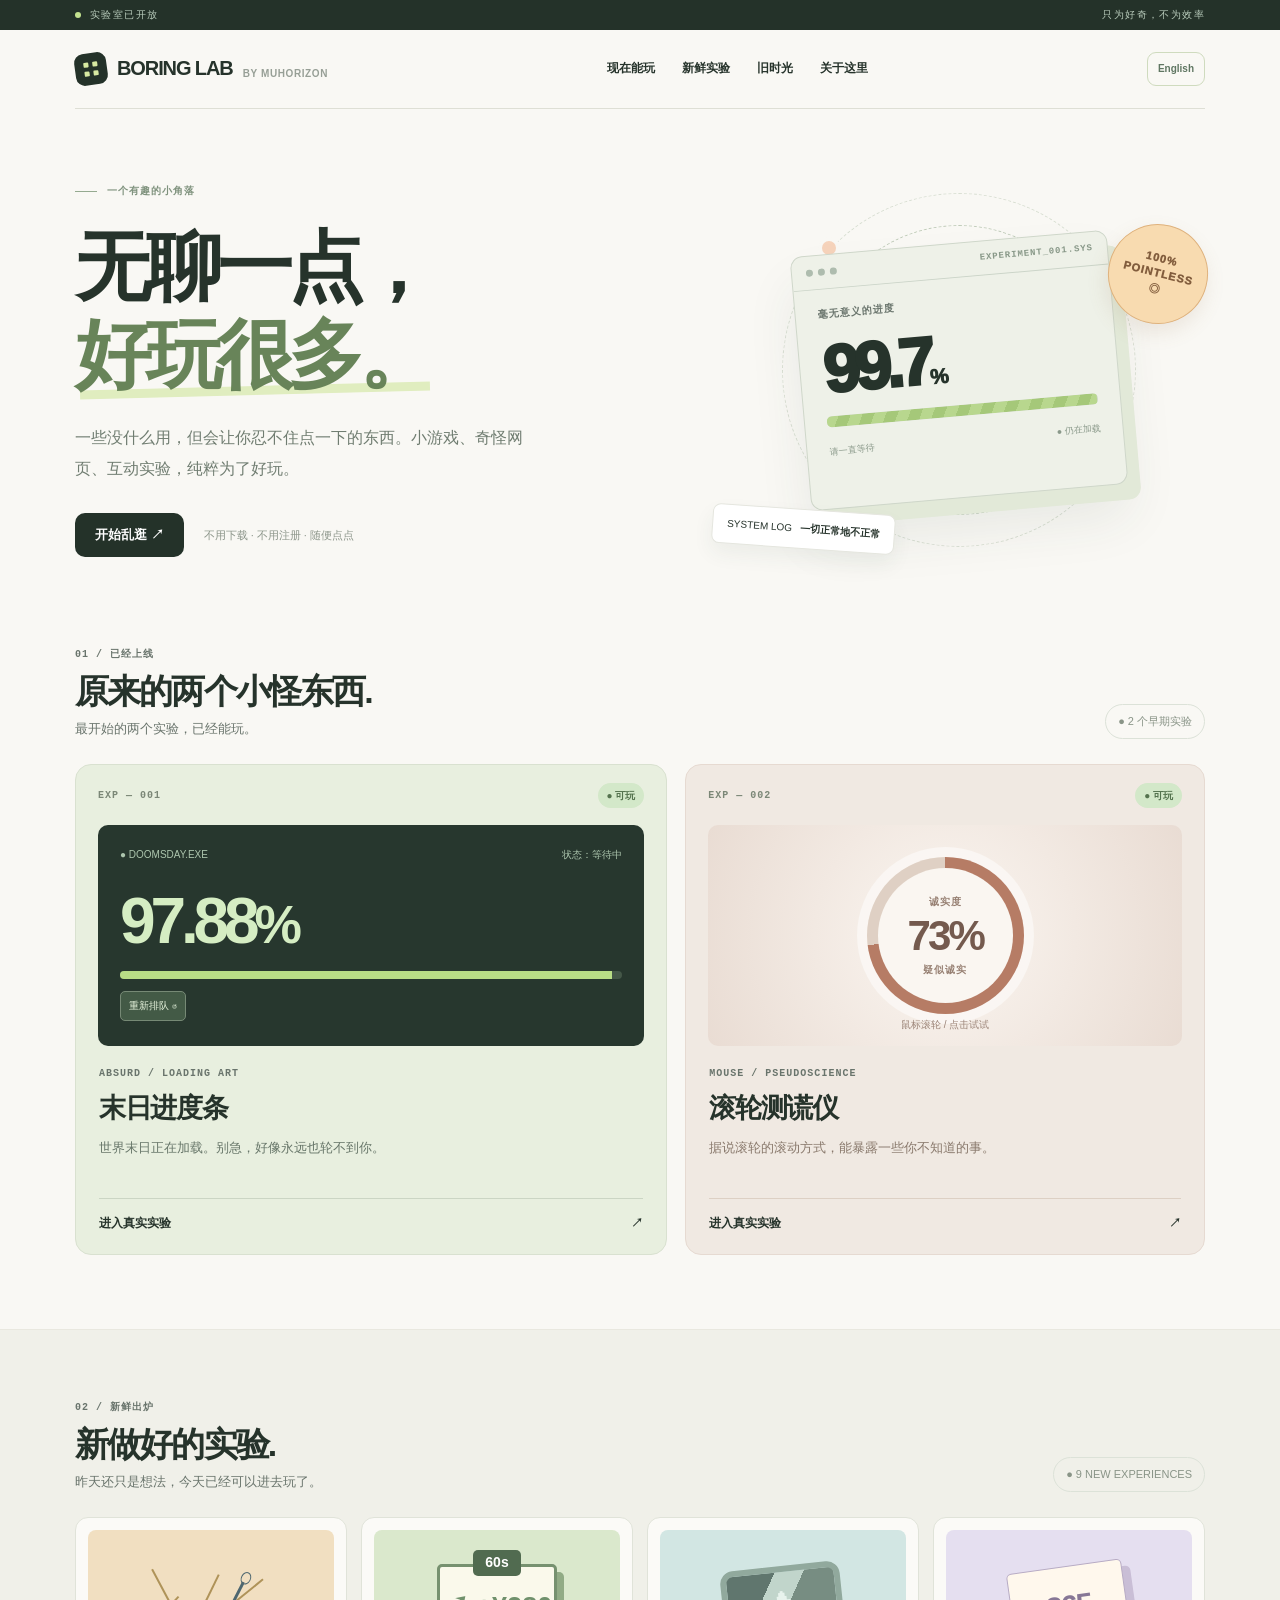
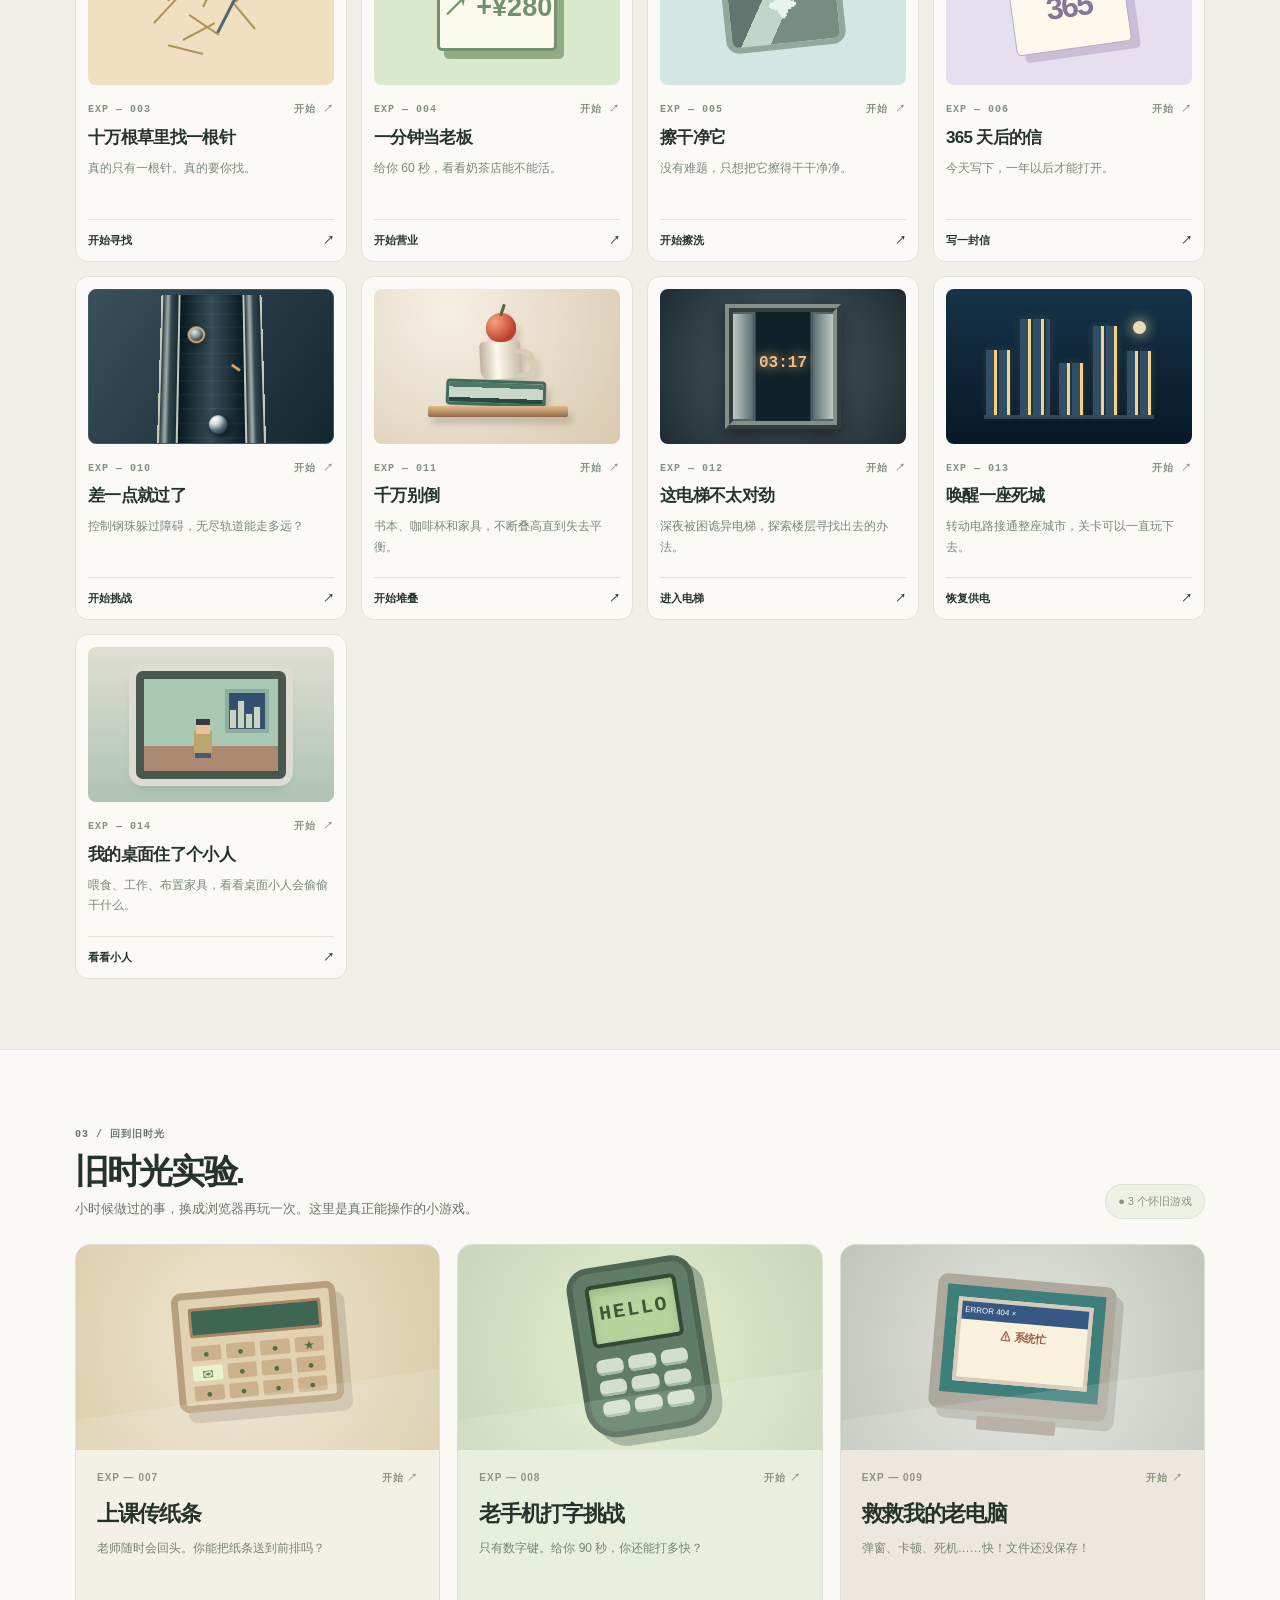
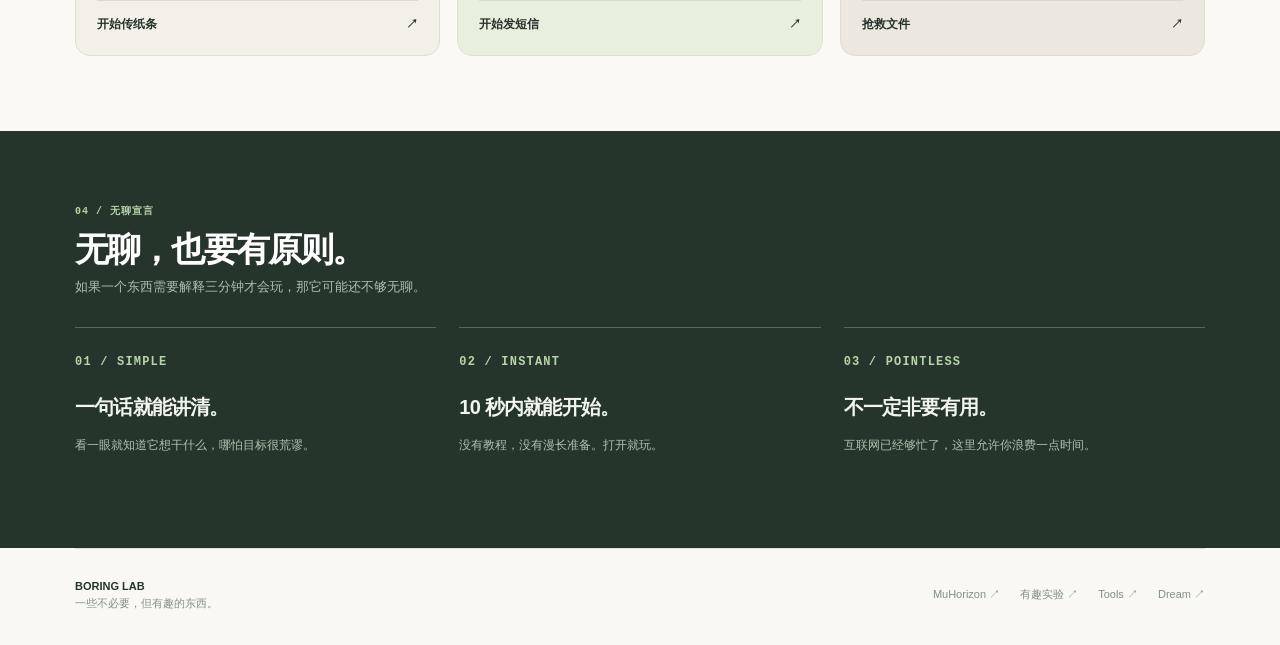
<file: index.html>
<!doctype html>
<html lang="zh-CN">
<head>
<meta charset="utf-8"><meta name="viewport" content="width=device-width,initial-scale=1"><meta name="theme-color" content="#f9f8f4">
<title>Boring Lab · 无聊一点，好玩很多 | MuHorizon</title>
<meta name="description" content="Boring Lab，MuHorizon 的小游戏与互动实验室。上课传纸条、老手机打字、救救老电脑，以及找针、经营、清洁、无尽轨道、堆叠、电梯、点亮城市、桌面小人等十四个小游戏，打开即玩。">
<link rel="canonical" href="https://boringlab.muhorizon.org/"><link rel="stylesheet" href="/site.css">
<style>
.hero{display:grid;grid-template-columns:1.1fr .9fr;gap:35px;align-items:center;padding:75px 0 83px}.eyebrow{display:flex;align-items:center;gap:10px;color:#7f927d}.eyebrow:before{content:"";width:22px;height:1px;background:#95aa90}.hero h1{font-size:clamp(44px,6vw,76px);line-height:1.16;letter-spacing:-.065em;margin:24px 0;font-weight:950}.hero h1 em{font-style:normal;color:#688459;position:relative;white-space:nowrap}.hero h1 em:after{content:"";position:absolute;left:5px;bottom:2px;right:0;height:9px;background:#e0edbf;z-index:-1;transform:rotate(-1.5deg)}.hero p{color:#707d71;font-size:16px;line-height:1.9;max-width:460px;margin:0}.hero-cta{display:flex;align-items:center;gap:20px;flex-wrap:wrap;margin-top:29px}.hero-cta span{font-size:11px;color:#8c958a}.hero-art{position:relative;height:360px;display:grid;place-items:center}.orbit{position:absolute;width:290px;height:290px;border:1px dashed #bfcbb8;border-radius:50%;animation:orbit 80s linear infinite}.orbit.big{width:354px;height:354px;animation-direction:reverse;opacity:.55}.orbit:after{content:"";position:absolute;left:10%;top:12%;width:14px;height:14px;background:#f4b58e;border-radius:50%;border:4px solid var(--bg)}.terminal{position:relative;width:min(88%,318px);height:255px;background:#eef1e8;border:1px solid #cfd7ca;border-radius:12px;transform:rotate(-5deg);box-shadow:12px 16px 0 #e2e9d8,0 32px 52px #33493816;z-index:2;overflow:hidden}.tbar{height:34px;border-bottom:1px solid #ccd5c9;display:flex;gap:5px;padding:12px 14px;align-items:center}.tbar i{width:7px;height:7px;background:#aebcae;border-radius:50%}.tbar span{margin-left:auto;color:#889888;font-size:9px}.tbody{padding:18px 22px}.terminal-num{font-size:67px;line-height:1.4;letter-spacing:-.09em;font-weight:950}.terminal-num small{font-size:21px;letter-spacing:0}.terminal-track{height:11px;background:#d2dacb;border-radius:5px;overflow:hidden}.terminal-fill{height:100%;width:99.6%;background:repeating-linear-gradient(115deg,#b8d78e 0px,#b8d78e 11px,#a5c879 11px,#a5c879 22px)}.terminal-foot{display:flex;justify-content:space-between;gap:8px;font-size:9px;color:#8a998a;margin-top:18px}.stamp{position:absolute;z-index:3;right:-3px;top:34px;transform:rotate(14deg);width:100px;height:100px;border-radius:50%;border:1px solid #dfb27d;background:#f8dbb0;color:#825d3d;display:grid;place-items:center;text-align:center;font-size:11px;line-height:1.4;letter-spacing:1px;font-weight:950;box-shadow:0 9px 20px #9a745323}.badge-log{position:absolute;bottom:2px;left:0;z-index:4;border-radius:8px;background:#fff;padding:11px 14px;box-shadow:0 10px 20px #33493810;border:1px solid #e5e6df;transform:rotate(4deg);font-size:10px}.section{padding-bottom:74px}.section-heading{display:flex;justify-content:space-between;align-items:end;gap:15px;margin-bottom:25px}.count{font-size:11px;color:#899487;border:1px solid #dce2d8;border-radius:30px;padding:8px 12px;white-space:nowrap}.featured{display:grid;grid-template-columns:1.14fr 1fr;gap:18px}.feat{min-width:0;overflow:hidden;border-radius:16px;border:1px solid #d9e1d0;background:#e8efdf;transition:transform .2s,box-shadow .2s}.feat:nth-child(2){background:#f0e9e2;border-color:#e6dad1}.feat:hover,.game-card:hover{transform:translateY(-4px);box-shadow:0 15px 30px #25382712}.feat-top{display:flex;justify-content:space-between;padding:18px 22px 0;align-items:center;color:#7b8777}.live{font-size:10px;background:#d3e8c9;color:#54734e;padding:5px 9px;border-radius:20px;font-weight:800}.feat-view{height:221px;margin:17px 22px;border-radius:10px;overflow:hidden;position:relative}.doom-preview{background:#27372e;color:#d5edc3;padding:22px}.doom-preview .dots{font-size:10px;display:flex;justify-content:space-between;gap:9px;color:#acc5ad}.doom-preview strong{font-size:clamp(46px,5vw,70px);letter-spacing:-.08em;display:block;margin:9px 0 0}.doom-preview .track{height:8px;background:#445748;border-radius:5px;overflow:hidden}.doom-preview .track span{height:100%;width:97%;display:block;background:#b8dd86}.doom-preview button{background:#435a46;border:1px solid #768975;color:#eaf7e0;border-radius:5px;font-size:10px;padding:6px 8px;margin-top:12px}.wheel-preview{display:flex;align-items:center;justify-content:center;background:radial-gradient(circle,#fbf6f1,#e9dcd3);cursor:ns-resize;touch-action:pan-y}.wheel-preview:after{content:"鼠标滚轮 / 点击试试";position:absolute;bottom:14px;font-size:10px;color:#9b8477}.wheel-ring{width:157px;height:157px;border-radius:50%;display:grid;place-items:center;background:conic-gradient(#b67c65 0 73%,#dfd0c4 73%);box-shadow:0 0 0 10px #fff7}.wheel-core{display:grid;place-items:center;background:#faf6f1;border-radius:50%;width:135px;height:135px;align-content:center}.wheel-core b{font-size:42px;line-height:1.25;letter-spacing:-.07em;color:#745a4e}.wheel-core small{color:#978073;font-size:10px;letter-spacing:1px;font-weight:750}.feat-body{padding:3px 23px 22px}.feat-body h3{font-size:27px;letter-spacing:-.05em;margin:6px 0}.feat-body p{font-size:13px;color:#68776a;line-height:1.8;margin:6px 0 17px;min-height:45px}.feat:nth-child(2) .feat-body p{color:#89796c}.feat-body .launch{display:flex;justify-content:space-between;align-items:center;border-top:1px solid #cbd5c4;padding-top:15px;font-size:12px;font-weight:900}.feat:nth-child(2) .feat-body .launch{border-color:#ddd0c4}.launch:hover{opacity:.55}.shelf{padding:63px 0 70px;background:#f0f0e9;border-top:1px solid #e9e8df;border-bottom:1px solid #e9e8df}.shelf-grid{display:grid;grid-template-columns:repeat(4,minmax(0,1fr));gap:14px}.game-card{min-width:0;border:1px solid #e0e3d9;border-radius:13px;background:#fbfaf7;padding:12px;display:flex;flex-direction:column;transition:transform .2s,box-shadow .2s}.game-thumb{height:155px;display:grid;place-items:center;position:relative;overflow:hidden;border-radius:8px}.game-card:nth-child(1) .game-thumb{background:#f1dfc1}.game-card:nth-child(2) .game-thumb{background:#dae8cc}.game-card:nth-child(3) .game-thumb{background:#d2e6e3}.game-card:nth-child(4) .game-thumb{background:#e5dff0}.game-meta{display:flex;justify-content:space-between;color:#879187;font-size:10px;margin-top:17px}.game-card h3{font-size:17px;letter-spacing:-.04em;line-height:1.3;margin:9px 0}.game-card p{font-size:12px;color:#7b877c;line-height:1.7;min-height:43px;margin:0 0 18px}.game-card .card-go{margin-top:auto;border-top:1px solid #e0e4da;padding-top:12px;font-size:11px;font-weight:900;display:flex;justify-content:space-between}.hay-strands{width:130px;height:90px;position:relative}.hay-strands i{position:absolute;width:2px;height:36px;background:#af9359;transform-origin:bottom}.hay-strands i:nth-child(1){left:5%;top:27%;transform:rotate(43deg)}.hay-strands i:nth-child(2){left:17%;top:3%;transform:rotate(-28deg)}.hay-strands i:nth-child(3){left:28%;top:46%;transform:rotate(62deg)}.hay-strands i:nth-child(4){left:43%;top:9%;transform:rotate(26deg)}.hay-strands i:nth-child(5){left:55%;top:40%;transform:rotate(-56deg)}.hay-strands i:nth-child(6){left:68%;top:4%;transform:rotate(51deg)}.hay-strands i:nth-child(7){left:83%;top:34%;transform:rotate(-40deg)}.hay-strands i:nth-child(8){left:43%;top:61%;transform:rotate(-76deg)}.hay-strands b{position:absolute;height:57px;width:3px;background:#4e6770;left:64%;top:18%;transform:rotate(27deg)}.hay-strands b:before{content:"";position:absolute;top:-11px;left:-3px;width:8px;height:11px;border:1.5px solid #4e6770;border-radius:50%}.shop-icon{width:120px;height:87px;background:#faf9eb;border:3px solid #76916f;position:relative;border-radius:5px;box-shadow:7px 8px 0 #91ab85;display:grid;place-items:center;font-size:27px;font-weight:900;color:#70916c}.shop-icon:before{content:"60s";position:absolute;top:-17px;background:#516b50;color:white;border-radius:5px;font-size:14px;padding:2px 12px}.dirty-icon{width:120px;height:83px;background:linear-gradient(120deg,#60766e 0 33%,#c1d5cb 33% 53%,#778d82 53%);border:6px solid #91a99d;border-radius:13px;transform:rotate(-6deg);display:grid;place-items:center;color:#e8f3ed;font-size:28px;font-weight:900}.letter-icon{width:116px;height:83px;transform:rotate(-8deg);background:#fff8ed;border:1px solid #b8acc5;border-radius:5px;box-shadow:8px 8px 0 #c9bed6;display:grid;place-items:center;font-size:31px;color:#877796;font-weight:900;letter-spacing:-2px}.manifesto{background:#26352b;color:#f1f4ef;padding:73px 0 79px}.manifesto h2{color:white}.manifesto .mono{color:#b6d5ab}.manifesto .section-desc{color:#aebdb2}.rules{display:grid;grid-template-columns:repeat(3,minmax(0,1fr));gap:23px;margin-top:30px}.rule{border-top:1px solid #59685c;padding-top:20px}.rule b{font-size:12px;color:#b8d69c}.rule h3{font-size:20px;letter-spacing:-.04em;margin:19px 0 9px}.rule p{font-size:12px;color:#afc1b1;line-height:1.8}.lang{background:transparent;border:1px solid #cfdbbe;border-radius:9px;padding:8px 10px;color:#5f7662;font-size:10px;font-weight:800}.lang:hover{background:#e5efdb}@keyframes orbit{to{transform:rotate(360deg)}}@media(max-width:850px){.hero{grid-template-columns:1fr;padding:60px 0 42px;gap:16px}.hero-art{height:320px}.shelf-grid{grid-template-columns:repeat(2,minmax(0,1fr))}}@media(max-width:620px){.hero h1{font-size:47px}.hero p{font-size:14px}.hero-art{height:290px}.terminal{width:260px;height:228px}.terminal-num{font-size:57px}.orbit{width:225px;height:225px}.orbit.big{width:280px;height:280px}.stamp{width:84px;height:84px;font-size:9px;right:0}.section{padding-bottom:50px}.featured{grid-template-columns:1fr}.shelf{padding:47px 0}.game-thumb{height:118px}.game-card h3{font-size:15px}.game-card p{font-size:11px}.rules{grid-template-columns:1fr;gap:15px}.rule{padding-top:11px}.rule h3{margin:8px 0}.section-heading .count{display:none}.feat-view{height:195px}}@media(max-width:360px){.shelf-grid{gap:8px}.game-card{padding:9px}.game-thumb{height:105px}}@media(prefers-reduced-motion:reduce){.orbit{animation:none}}

/* Retro collection — independent visual language, consistent palette. */
.retro-collection{padding:70px 0 75px;background:#faf9f5}.retro-cards{display:grid;grid-template-columns:repeat(3,minmax(0,1fr));gap:17px}.retro-card-link{border:1px solid #dedfd4;border-radius:15px;overflow:hidden;background:#f3f0e7;display:flex;flex-direction:column;min-width:0;transition:transform .2s,box-shadow .2s}.retro-card-link:hover{transform:translateY(-5px);box-shadow:0 14px 30px #263c2c13}.retro-card-link:nth-child(2){background:#e9efdf}.retro-card-link:nth-child(3){background:#ece8df}.retro-card-view{height:205px;display:grid;place-items:center;position:relative;overflow:hidden;background:radial-gradient(circle at 45% 45%,#f1e6d0,#d9caa8)}.retro-card-link:nth-child(2) .retro-card-view{background:radial-gradient(circle,#e4efcf,#cad6b8)}.retro-card-link:nth-child(3) .retro-card-view{background:radial-gradient(circle,#e4e6de,#c0c6bc)}.retro-card-view:after{content:"";position:absolute;left:-5%;right:-5%;bottom:-35px;height:90px;background:#ffffff22;transform:rotate(-8deg)}.school-mini{position:relative;width:165px;height:120px;background:#e2d2b2;border:7px solid #b7a07d;border-radius:10px;transform:rotate(-5deg);padding:9px;box-shadow:8px 11px 0 #cbbfa8}.school-mini:before{content:"";display:block;height:24px;background:#3e6652;border:3px solid #a68868;border-radius:3px;margin-bottom:8px}.school-mini-grid{display:grid;grid-template-columns:repeat(4,1fr);gap:5px}.school-mini-grid i{display:grid;place-items:center;height:15px;background:#cbb28d;border-radius:2px;font-size:11px;font-style:normal;color:#566d48}.school-mini-grid i:nth-child(5){background:#eaf2cc}.retro-handset{position:relative;width:128px;height:172px;border-radius:22px 22px 32px 32px;transform:rotate(-9deg);border:6px solid #506654;background:#5f7c68;padding:12px;box-shadow:9px 10px 0 #9cad94}.retro-handset:before{content:"";display:block;background:#b5d59e;border:4px solid #324b35;height:55px;border-radius:6px;box-shadow:inset 0 4px 10px #435e503b}.retro-handset:after{content:"HELLO";position:absolute;left:23px;top:30px;color:#385a36;font:bold 20px monospace;letter-spacing:2px}.retro-keys{display:grid;grid-template-columns:repeat(3,1fr);gap:5px;margin-top:12px}.retro-keys i{height:16px;border-radius:6px;background:#d3ded0;border-bottom:3px solid #a5bca9}.computer-mini{width:179px;height:135px;background:#c4c0b3;border:10px solid #afa99d;border-bottom-width:17px;border-radius:10px;position:relative;transform:rotate(5deg);box-shadow:8px 9px 0 #b7bbaf}.computer-mini:after{content:"";position:absolute;bottom:-35px;left:25%;width:50%;height:14px;background:#ada69b;border-radius:2px}.computer-mini .mini-screen{background:#3f7f7b;height:100%;padding:12px}.computer-mini .mini-window{background:#faf1dd;border:4px solid #d7cbbc;height:100%;font-size:11px;color:#48654d}.computer-mini .mini-window:before{content:"ERROR 404 ×";display:block;background:#365882;color:white;padding:3px;font-size:8px}.computer-mini .mini-window b{display:block;text-align:center;margin-top:6px;color:#9a5d49}.retro-card-copy{padding:20px 21px 21px;flex:1;display:flex;flex-direction:column}.retro-card-copy .top{font-size:10px;font-weight:850;letter-spacing:.1em;color:#8c947e;display:flex;justify-content:space-between}.retro-card-copy h3{font-size:22px;letter-spacing:-.06em;margin:12px 0 7px}.retro-card-copy p{color:#798373;font-size:12px;line-height:1.8;margin:0 0 18px;min-height:44px}.retro-card-copy .go{border-top:1px solid #d8dbd0;padding-top:14px;font-size:12px;font-weight:900;display:flex;justify-content:space-between;margin-top:auto}.retro-collection .count{background:#eef1e6}
@media(max-width:810px){.retro-cards{grid-template-columns:repeat(2,minmax(0,1fr))}.retro-card-view{height:170px}}@media(max-width:540px){.retro-cards{grid-template-columns:1fr}.retro-card-link{display:grid;grid-template-columns:39% 1fr}.retro-card-view{height:100%;min-height:178px}.retro-card-copy{padding:15px 13px}.retro-card-copy h3{font-size:18px}.retro-card-copy p{font-size:11px;min-height:0}.retro-handset{transform:scale(.78) rotate(-9deg)}.school-mini{transform:scale(.72) rotate(-5deg)}.computer-mini{transform:scale(.7) rotate(5deg)}}

/* Endless precision game preview: self-contained to avoid changing existing thumbnails. */
.shelf-grid .near-miss-card .game-thumb{background:linear-gradient(125deg,#394f59,#132731);border:1px solid #405760}
.precision-rails{width:105px;height:174px;display:flex;justify-content:center;position:relative;transform:perspective(300px) rotateX(10deg)}
.precision-wall{height:100%;width:20px;background:linear-gradient(90deg,#22333c,#a4b1ae 32%,#344750 55%,#182c34);border-inline:2px solid #c4c9ba}
.precision-lane{height:100%;width:65px;position:relative;overflow:hidden;background:linear-gradient(90deg,#071820,#344d58 50%,#091b23)}
.precision-lane:after{content:"";position:absolute;inset:0;background:repeating-linear-gradient(0deg,transparent 0 12px,#b4cdc710 13px 14px)}
.precision-bollard{position:absolute;z-index:2;left:8px;top:34px;width:18px;height:18px;background:radial-gradient(circle at 35% 30%,#e6e9e2,#7c8d94 43%,#24343d 80%);border:2px solid #dcb673;border-radius:50%;box-shadow:0 3px 9px #0007}
.precision-ball{position:absolute;z-index:3;left:30px;bottom:31px;width:18px;height:18px;border-radius:50%;background:radial-gradient(circle at 30% 22%,#fff,#d7e2e0 25%,#506976 58%,#17252b 92%);box-shadow:2px 3px 8px #000b}
.precision-stripe{position:absolute;z-index:3;right:3px;top:76px;height:3px;width:10px;background:#e1a65d;transform:rotate(35deg)}

.shelf-grid .studio-thumb{background:radial-gradient(circle at 30% 15%,#f7f0e6,#d9c9ae)}
.stack-art{position:relative;width:146px;height:115px;filter:drop-shadow(4px 7px 3px #513e3133)}
.stack-shelf{position:absolute;bottom:7px;left:4px;width:140px;height:11px;background:linear-gradient(#e2bc86,#8f694b);border-radius:2px}
.stack-book{position:absolute;bottom:18px;left:22px;width:100px;height:26px;background:linear-gradient(#4c7866 0 25%,#cbd8c9 25% 77%,#274b40 77%);border:3px solid #416b5a;border-radius:4px;transform:rotate(2deg)}
.stack-cup{position:absolute;left:56px;bottom:45px;width:41px;height:38px;background:linear-gradient(90deg,#bbb19d,#fffaed 42%,#c5b9a5);border-radius:5px 5px 9px 9px;transform:rotate(-3deg)}
.stack-cup:after{content:'';position:absolute;right:-14px;top:9px;width:15px;height:19px;border:5px solid #d9cdb6;border-left:0;border-radius:0 50% 50% 0}
.stack-apple{position:absolute;bottom:82px;left:62px;width:30px;height:29px;background:radial-gradient(circle at 30% 30%,#f5a27d,#be402c 70%);border-radius:50% 50% 45% 45%}
.stack-apple:before{content:'';position:absolute;left:15px;top:-9px;width:3px;height:12px;background:#5b6539;transform:rotate(18deg)}
.shelf-grid .elevator-thumb{background:radial-gradient(circle,#52616a,#1e2b32)}
.elevator-art{height:125px;width:116px;border:8px ridge #83908a;background:#0f2229;position:relative;overflow:hidden;box-shadow:0 8px 20px #0007}
.elevator-art span{position:absolute;top:0;bottom:0;width:45%;background:linear-gradient(90deg,#576d70,#c0c8c1,#586c71);border:2px solid #536367}.elevator-art .door-a{left:0;transform:translateX(-50%)}.elevator-art .door-b{right:0;transform:translateX(50%)}.elevator-art b{position:absolute;left:0;right:0;top:39%;text-align:center;color:#f3ba83;font:800 16px monospace;text-shadow:0 0 12px #ffc381}
.shelf-grid .blackout-thumb{background:linear-gradient(#153349,#071826)}
.city-art{position:relative;height:105px;width:170px;border-bottom:4px solid #304559;display:flex;align-items:end;justify-content:space-around;gap:4px}
.city-art i{width:25px;height:65px;display:block;background:repeating-linear-gradient(90deg,#314e67 0 8px,#f3d38a 8px 11px,#1f3445 11px 13px);box-shadow:0 0 9px #f2d08820}.city-art i:nth-child(2){height:96px;width:30px}.city-art i:nth-child(3){height:52px}.city-art i:nth-child(4){height:89px}.city-art i:nth-child(5){height:64px}.city-art b{position:absolute;top:7px;right:8px;width:13px;height:13px;border-radius:50%;background:#e5ddbb;box-shadow:0 0 14px #f5e7a2}
.shelf-grid .tiny-thumb{background:linear-gradient(#dfded2,#afc3b7)}
.tiny-art{width:150px;height:108px;background:linear-gradient(#a8c8b3 0 73%,#aa8b72 73%);border:8px solid #49584e;border-radius:7px;position:relative;box-shadow:0 0 0 7px #dddcd3,0 8px 12px #3945383d}
.tiny-window{position:absolute;right:9px;top:10px;width:44px;height:44px;background:#334f70;border:4px solid #8cae9f;display:flex;align-items:end}.tiny-window i{width:8px;height:20px;background:#c8d3c0;border:1px solid #3b5971}.tiny-window i:nth-child(2){height:29px}.tiny-window i:nth-child(3){height:16px}.tiny-window i:nth-child(4){height:23px}
.tiny-person{position:absolute;left:50px;bottom:18px;height:22px;width:18px;background:#bca571;box-shadow:0 6px 0 -1px #485876}.tiny-person b{position:absolute;left:2px;bottom:19px;width:14px;height:15px;background:#e9bf93;border-top:6px solid #353b42}
</style>
<link rel="icon" type="image/svg+xml" href="/favicon.svg"><link rel="stylesheet" href="/i18n.css"></head>
<body>
<div class="topline"><div class="wrap"><span><i class="status-led"></i>THE LAB IS OPEN</span><span>BUILT FOR CURIOSITY, NOT PRODUCTIVITY</span></div></div>
<header class="wrap nav"><a class="brand" href="/" aria-label="Boring Lab"><span class="brand-square"><i></i><i></i><i></i><i></i></span>BORING LAB <small class="byline">BY MUHORIZON</small></a><nav class="navlinks"><a href="#play" data-zh="现在能玩" data-en="Play now">现在能玩</a><a href="#new" data-zh="新鲜实验" data-en="New experiments">新鲜实验</a><a href="#retro" data-zh="旧时光" data-en="Retro lab">旧时光</a><a href="#rules" data-zh="关于这里" data-en="About">关于这里</a></nav><button type="button" class="lang" id="langToggle">EN / 中文</button></header>
<main>
<section class="hero wrap"><div><div class="mono eyebrow">A LITTLE INTERNET PLAYGROUND</div><h1><span data-zh="无聊一点，" data-en="Less useful.">无聊一点，</span><br><em data-zh="好玩很多。" data-en="More fun.">好玩很多。</em></h1><p data-zh="一些没什么用，但会让你忍不住点一下的东西。小游戏、奇怪网页、互动实验，纯粹为了好玩。" data-en="Tiny games, strange webpages, and wonderfully unnecessary experiments. Made for curiosity, not productivity.">一些没什么用，但会让你忍不住点一下的东西。小游戏、奇怪网页、互动实验，纯粹为了好玩。</p><div class="hero-cta"><a class="btn-dark" href="#play" data-zh="开始乱逛 ↗" data-en="Start exploring ↗">开始乱逛 ↗</a><span data-zh="不用下载 · 不用注册 · 随便点点" data-en="No downloads · No account · Just play">不用下载 · 不用注册 · 随便点点</span></div></div><div class="hero-art" aria-hidden="true"><div class="orbit big"></div><div class="orbit"></div><div class="terminal"><div class="tbar"><i></i><i></i><i></i><span class="mono">EXPERIMENT_001.SYS</span></div><div class="tbody"><div class="mono muted">PROGRESS OF ABSOLUTELY NOTHING</div><div class="terminal-num"><span id="heroNum">99.8</span><small>%</small></div><div class="terminal-track"><div class="terminal-fill"></div></div><div class="terminal-foot"><span>PLEASE WAIT FOREVER</span><span>● STILL LOADING</span></div></div></div><div class="stamp">100%<br>POINTLESS<br>◎</div><div class="badge-log">SYSTEM LOG &nbsp; <b>一切正常地不正常</b></div></div></section>
<section class="section wrap" id="play"><div class="section-heading"><div><span class="mono muted">01 / OUT IN THE WILD</span><h2 class="section-title" data-zh="原来的两个小怪东西." data-en="The original oddities.">原来的两个小怪东西.</h2><p class="section-desc" data-zh="最开始的两个实验，已经能玩。" data-en="Where the nonsense started. Both are playable.">最开始的两个实验，已经能玩。</p></div><div class="count">● 2 ORIGINAL EXPERIMENTS</div></div><div class="featured"><article class="feat"><div class="feat-top"><span class="mono">EXP — 001</span><span class="live">● LIVE</span></div><div class="feat-view doom-preview"><div class="dots"><span>● DOOMSDAY.EXE</span><span>STATUS: PENDING</span></div><strong><span id="doomPreviewNum">97.86</span><small>%</small></strong><div class="track"><span id="doomPreviewBar"></span></div><button id="doomPreviewReset" type="button" data-zh="重新排队 ↺" data-en="Reset queue ↺">重新排队 ↺</button></div><div class="feat-body"><div class="mono muted">ABSURD / LOADING ART</div><h3 data-zh="末日进度条" data-en="Doomsday Loader">末日进度条</h3><p data-zh="世界末日正在加载。别急，好像永远也轮不到你。" data-en="The end of the world is loading. There's always a queue.">世界末日正在加载。别急，好像永远也轮不到你。</p><a class="launch" href="/doomsday/"><span data-zh="进入真实实验" data-en="Play this experiment">进入真实实验</span><span>↗</span></a></div></article><article class="feat"><div class="feat-top"><span class="mono">EXP — 002</span><span class="live">● LIVE</span></div><div class="feat-view wheel-preview" id="wheelPreview" tabindex="0" role="button" aria-label="滚动或点击，测量模拟诚实度"><div class="wheel-ring" id="wheelRing"><div class="wheel-core"><small>HONESTY</small><b id="honestyNum">73%</b><small id="honestyLabel">疑似诚实</small></div></div></div><div class="feat-body"><div class="mono muted">MOUSE / PSEUDOSCIENCE</div><h3 data-zh="滚轮测谎仪" data-en="Scroll Lie Detector">滚轮测谎仪</h3><p data-zh="据说滚轮的滚动方式，能暴露一些你不知道的事。" data-en="Apparently, how you scroll reveals more than you think.">据说滚轮的滚动方式，能暴露一些你不知道的事。</p><a class="launch" href="/lie-detector/"><span data-zh="进入真实实验" data-en="Play this experiment">进入真实实验</span><span>↗</span></a></div></article></div></section>
<section class="shelf" id="new"><div class="wrap"><div class="section-heading"><div><span class="mono muted">02 / FRESH FROM THE LAB</span><h2 class="section-title" data-zh="新做好的实验." data-en="Fresh from the lab.">新做好的实验.</h2><p class="section-desc" data-zh="昨天还只是想法，今天已经可以进去玩了。" data-en="Yesterday they were sketches. Today you can play them.">昨天还只是想法，今天已经可以进去玩了。</p></div><div class="count">● 9 NEW EXPERIENCES</div></div><div class="shelf-grid"><a class="game-card" href="/needle/"><div class="game-thumb"><div class="hay-strands"><i></i><i></i><i></i><i></i><i></i><i></i><i></i><i></i><b></b></div></div><div class="game-meta mono"><span>EXP — 003</span><span>LIVE ↗</span></div><h3 data-zh="十万根草里找一根针" data-en="Needle in a Haystack">十万根草里找一根针</h3><p data-zh="真的只有一根针。真的要你找。" data-en="There's exactly one needle. Yes, you have to find it.">真的只有一根针。真的要你找。</p><div class="card-go"><span data-zh="开始寻找" data-en="Find the needle">开始寻找</span><span>↗</span></div></a><a class="game-card" href="/boss/"><div class="game-thumb"><div class="shop-icon">↗ +¥280</div></div><div class="game-meta mono"><span>EXP — 004</span><span>LIVE ↗</span></div><h3 data-zh="一分钟当老板" data-en="Boss for a Minute">一分钟当老板</h3><p data-zh="给你 60 秒，看看奶茶店能不能活。" data-en="Run a milk tea shop for 60 frantic seconds.">给你 60 秒，看看奶茶店能不能活。</p><div class="card-go"><span data-zh="开始营业" data-en="Open shop">开始营业</span><span>↗</span></div></a><a class="game-card" href="/clean/"><div class="game-thumb"><div class="dirty-icon">✦</div></div><div class="game-meta mono"><span>EXP — 005</span><span>LIVE ↗</span></div><h3 data-zh="擦干净它" data-en="Scrub It Clean">擦干净它</h3><p data-zh="没有难题，只想把它擦得干干净净。" data-en="No puzzle. Just make that grubby thing spotless.">没有难题，只想把它擦得干干净净。</p><div class="card-go"><span data-zh="开始擦洗" data-en="Start scrubbing">开始擦洗</span><span>↗</span></div></a><a class="game-card" href="/future-letter/"><div class="game-thumb"><div class="letter-icon">365</div></div><div class="game-meta mono"><span>EXP — 006</span><span>LIVE ↗</span></div><h3 data-zh="365 天后的信" data-en="A Letter in 365 Days">365 天后的信</h3><p data-zh="今天写下，一年以后才能打开。" data-en="Write it today. Open it in a year.">今天写下，一年以后才能打开。</p><div class="card-go"><span data-zh="写一封信" data-en="Write a letter">写一封信</span><span>↗</span></div></a><a class="game-card near-miss-card" href="/near-miss/" aria-label="差一点就过了，开始挑战"><div class="game-thumb near-miss-thumb"><div class="precision-rails"><div class="precision-wall left"></div><div class="precision-lane"><i class="precision-bollard"></i><b class="precision-ball"></b><i class="precision-stripe"></i></div><div class="precision-wall right"></div></div></div><div class="game-meta mono"><span>EXP — 010</span><span>LIVE ↗</span></div><h3 data-zh="差一点就过了" data-en="Almost Made It">差一点就过了</h3><p data-zh="控制钢珠躲过障碍，无尽轨道能走多远？" data-en="Steer a steel ball past obstacles. How far can you go?">控制钢珠躲过障碍，无尽轨道能走多远？</p><div class="card-go"><span data-zh="开始挑战" data-en="Start the run">开始挑战</span><span>↗</span></div></a><a class="game-card studio-card" href="/tower-balance/"><div class="game-thumb studio-thumb"><div class="stack-art"><span class="stack-book"></span><span class="stack-cup"></span><span class="stack-apple"></span><span class="stack-shelf"></span></div></div><div class="game-meta mono"><span>EXP — 011</span><span>LIVE ↗</span></div><h3 data-zh="千万别倒" data-en="Do Not Fall">千万别倒</h3><p data-zh="书本、咖啡杯和家具，不断叠高直到失去平衡。" data-en="Stack books, cups and furniture until balance gives way.">书本、咖啡杯和家具，不断叠高直到失去平衡。</p><div class="card-go"><span data-zh="开始堆叠" data-en="Start stacking">开始堆叠</span><span>↗</span></div></a>
<a class="game-card" href="/elevator/"><div class="game-thumb elevator-thumb"><div class="elevator-art"><span class="door-a"></span><span class="door-b"></span><b>03:17</b></div></div><div class="game-meta mono"><span>EXP — 012</span><span>LIVE ↗</span></div><h3 data-zh="这电梯不太对劲" data-en="The Strange Elevator">这电梯不太对劲</h3><p data-zh="深夜被困诡异电梯，探索楼层寻找出去的办法。" data-en="Explore eerie floors and find a way out of the elevator.">深夜被困诡异电梯，探索楼层寻找出去的办法。</p><div class="card-go"><span data-zh="进入电梯" data-en="Enter elevator">进入电梯</span><span>↗</span></div></a>
<a class="game-card" href="/light-city/"><div class="game-thumb blackout-thumb"><div class="city-art"><i></i><i></i><i></i><i></i><i></i><b></b></div></div><div class="game-meta mono"><span>EXP — 013</span><span>LIVE ↗</span></div><h3 data-zh="唤醒一座死城" data-en="Wake the Sleeping City">唤醒一座死城</h3><p data-zh="转动电路接通整座城市，关卡可以一直玩下去。" data-en="Rotate circuits to light up a city, level after level.">转动电路接通整座城市，关卡可以一直玩下去。</p><div class="card-go"><span data-zh="恢复供电" data-en="Restore power">恢复供电</span><span>↗</span></div></a>
<a class="game-card" href="/tiny-room/"><div class="game-thumb tiny-thumb"><div class="tiny-art"><div class="tiny-window"><i></i><i></i><i></i><i></i></div><div class="tiny-person"><b></b></div></div></div><div class="game-meta mono"><span>EXP — 014</span><span>LIVE ↗</span></div><h3 data-zh="我的桌面住了个小人" data-en="A Tiny Person on My Desktop">我的桌面住了个小人</h3><p data-zh="喂食、工作、布置家具，看看桌面小人会偷偷干什么。" data-en="Feed, work and decorate. See what your tiny companion does alone.">喂食、工作、布置家具，看看桌面小人会偷偷干什么。</p><div class="card-go"><span data-zh="看看小人" data-en="Meet your tiny friend">看看小人</span><span>↗</span></div></a></div></div></section>
<section class="retro-collection" id="retro"><div class="wrap"><div class="section-heading"><div><span class="mono muted">03 / BACK TO THE OLD DAYS</span><h2 class="section-title" data-zh="旧时光实验." data-en="Old-school experiments.">旧时光实验.</h2><p class="section-desc" data-zh="小时候做过的事，换成浏览器再玩一次。这里是真正能操作的小游戏。" data-en="Things we used to do, reborn as tiny browser games. Click and play.">小时候做过的事，换成浏览器再玩一次。这里是真正能操作的小游戏。</p></div><div class="count">● 3 RETRO GAMES</div></div><div class="retro-cards">
<a class="retro-card-link" href="/paper-note/"><div class="retro-card-view"><div class="school-mini"><div class="school-mini-grid"><i>●</i><i>●</i><i>●</i><i>★</i><i>✉</i><i>●</i><i>●</i><i>●</i><i>●</i><i>●</i><i>●</i><i>●</i></div></div></div><div class="retro-card-copy"><div class="top"><span>EXP — 007</span><span>LIVE ↗</span></div><h3 data-zh="上课传纸条" data-en="Pass the Secret Note">上课传纸条</h3><p data-zh="老师随时会回头。你能把纸条送到前排吗？" data-en="The teacher keeps turning around. Can your secret note get through?">老师随时会回头。你能把纸条送到前排吗？</p><div class="go"><span data-zh="开始传纸条" data-en="Pass the note">开始传纸条</span><span>↗</span></div></div></a>
<a class="retro-card-link" href="/old-phone/"><div class="retro-card-view"><div class="retro-handset"><div class="retro-keys"><i></i><i></i><i></i><i></i><i></i><i></i><i></i><i></i><i></i></div></div></div><div class="retro-card-copy"><div class="top"><span>EXP — 008</span><span>LIVE ↗</span></div><h3 data-zh="老手机打字挑战" data-en="Old Phone Typing Challenge">老手机打字挑战</h3><p data-zh="只有数字键。给你 90 秒，你还能打多快？" data-en="Only number keys. How quickly can you text in 90 seconds?">只有数字键。给你 90 秒，你还能打多快？</p><div class="go"><span data-zh="开始发短信" data-en="Start texting">开始发短信</span><span>↗</span></div></div></a>
<a class="retro-card-link" href="/old-computer/"><div class="retro-card-view"><div class="computer-mini"><div class="mini-screen"><div class="mini-window"><b>⚠ 系统忙</b></div></div></div></div><div class="retro-card-copy"><div class="top"><span>EXP — 009</span><span>LIVE ↗</span></div><h3 data-zh="救救我的老电脑" data-en="Save My Old Computer">救救我的老电脑</h3><p data-zh="弹窗、卡顿、死机……快！文件还没保存！" data-en="Popups, glitches, crashes… save the document before it's gone!">弹窗、卡顿、死机……快！文件还没保存！</p><div class="go"><span data-zh="抢救文件" data-en="Save the document">抢救文件</span><span>↗</span></div></div></a>
</div></div></section>
<section class="manifesto" id="rules"><div class="wrap"><div class="mono">04 / THE BORING MANIFESTO</div><h2 class="section-title" style="margin-top:10px" data-zh="无聊，也要有原则。" data-en="Boring, with principles.">无聊，也要有原则。</h2><p class="section-desc" data-zh="如果一个东西需要解释三分钟才会玩，那它可能还不够无聊。" data-en="If it takes three minutes to explain, maybe it isn't boring enough.">如果一个东西需要解释三分钟才会玩，那它可能还不够无聊。</p><div class="rules"><div class="rule"><b class="mono">01 / SIMPLE</b><h3 data-zh="一句话就能讲清。" data-en="One sentence is enough.">一句话就能讲清。</h3><p data-zh="看一眼就知道它想干什么，哪怕目标很荒谬。" data-en="You should get the idea at a glance, even if it's absurd.">看一眼就知道它想干什么，哪怕目标很荒谬。</p></div><div class="rule"><b class="mono">02 / INSTANT</b><h3 data-zh="10 秒内就能开始。" data-en="Play in ten seconds.">10 秒内就能开始。</h3><p data-zh="没有教程，没有漫长准备。打开就玩。" data-en="No onboarding marathon. Just open and play.">没有教程，没有漫长准备。打开就玩。</p></div><div class="rule"><b class="mono">03 / POINTLESS</b><h3 data-zh="不一定非要有用。" data-en="It doesn't need a purpose.">不一定非要有用。</h3><p data-zh="互联网已经够忙了，这里允许你浪费一点时间。" data-en="The internet is busy enough. Waste a little time here.">互联网已经够忙了，这里允许你浪费一点时间。</p></div></div></div></section>
</main>
<footer class="wrap footer"><div><strong>BORING LAB</strong><div>Some wonderfully unnecessary things.</div></div><nav class="footer-links"><a href="https://muhorizon.org/" target="_blank" rel="noopener">MuHorizon ↗</a><a href="https://muhorizon.org/experiments/" target="_blank" rel="noopener">有趣实验 ↗</a><a href="https://tools.muhorizon.org/" target="_blank" rel="noopener">Tools ↗</a><a href="https://dream.muhorizon.org/" target="_blank" rel="noopener">Dream ↗</a></nav></footer>
<script src="/i18n.js"></script><script>
(()=>{'use strict';const $=s=>document.querySelector(s);let steps=0,n=97.86;const repaint=()=>{$('#doomPreviewNum').textContent=n.toFixed(2);$('#doomPreviewBar').style.width=n+'%';$('#heroNum').textContent=(99.7+(n-97.6)/10).toFixed(1)};setInterval(()=>{steps++;n=steps>115?97.6:Math.min(99.96,n+(n<96?.29:.012));if(steps>115)steps=0;repaint()},800);$('#doomPreviewReset').addEventListener('click',()=>{steps=-1;n=0;repaint()});let wheelCount=0;const measure=()=>{wheelCount++;const val=Math.max(5,Math.min(98,Math.round(67+Math.sin(wheelCount*1.71)*32)));$('#honestyNum').textContent=val+'%';$('#wheelRing').style.background=`conic-gradient(#b67c65 0 ${val}%,#dfd0c4 ${val}%)`;$('#honestyLabel').textContent=val>75?'高度可疑的诚实':val>43?'疑似诚实':'可疑行为'};$('#wheelPreview').addEventListener('click',measure);$('#wheelPreview').addEventListener('wheel',e=>{e.preventDefault();measure()},{passive:false});$('#wheelPreview').addEventListener('keydown',e=>{if(e.key==='Enter'||e.key===' '){e.preventDefault();measure()}});const langButton=$('#langToggle');langButton.addEventListener('click',()=>window.BoringI18n.toggle());
})();
</script>
</body></html>
</file>
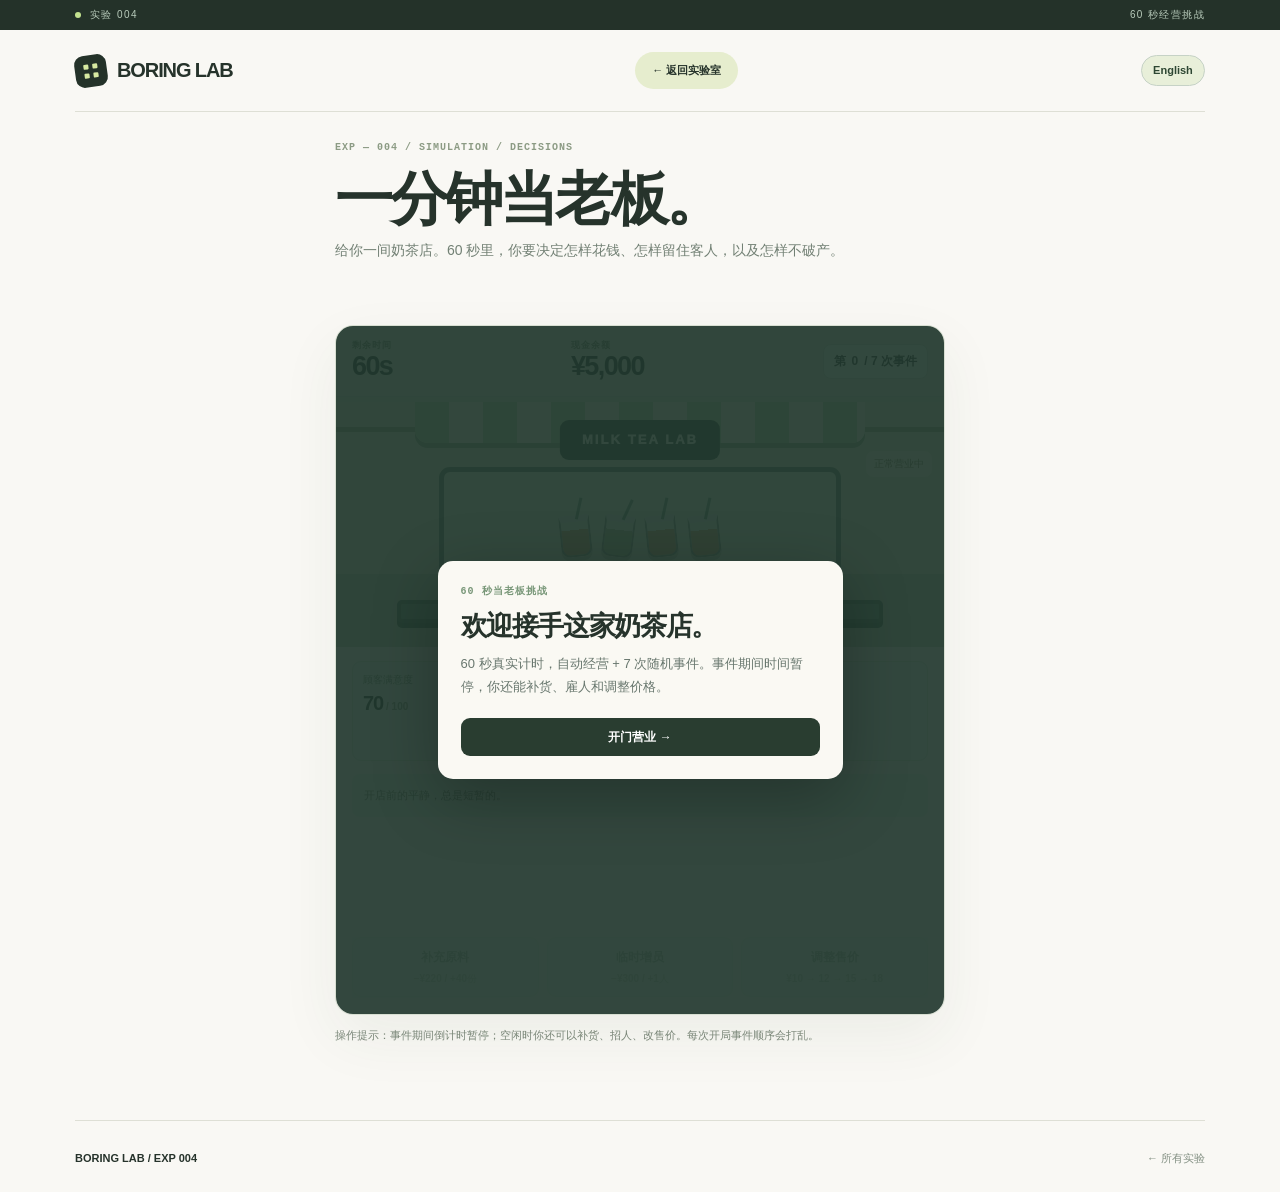
<file: boss/index.html>
<!doctype html><html lang="zh-CN"><head><meta charset="utf-8"><meta name="viewport" content="width=device-width,initial-scale=1"><meta name="theme-color" content="#f9f8f4"><title>一分钟当老板 | Boring Lab</title><meta name="description" content="60 秒经营一家奶茶店，处理突然发生的生意问题，控制现金、库存和顾客满意度。"><link rel="stylesheet" href="/game.css"><style>
.boss-shell{max-width:610px;margin:auto;padding-bottom:64px}.boss-game{background:#f1f2eb;position:relative;height:min(690px,calc(100svh - 155px));min-height:580px;max-height:710px;display:flex;flex-direction:column}.boss-top{padding:13px 16px;display:flex;justify-content:space-between;align-items:center;background:#e4ecd9;border-bottom:1px solid #d5dece;gap:5px}.boss-top b{font-size:27px;letter-spacing:-.06em;line-height:1;font-variant-numeric:tabular-nums}.boss-top small{display:block;font-size:9px;color:#73836b;letter-spacing:1px;font-weight:900}.boss-progress{height:5px;background:#dce4d3}.boss-progress span{display:block;width:0;height:100%;background:#83a76d;transition:width .3s}.store-scene{flex:1;min-height:175px;max-height:245px;background:linear-gradient(#e6e7cf 0 70%,#c9d5ba 70%);position:relative;overflow:hidden}.store-scene:before{content:"";position:absolute;left:-5%;right:-5%;top:25px;border-top:5px solid #a0b391}.store-awning{position:absolute;left:13%;right:13%;top:0;height:41px;background:repeating-linear-gradient(90deg,#bfdbab 0 34px,#fbf5e6 34px 68px);border-radius:0 0 13px 13px;box-shadow:0 5px 0 #93ab8b}.store-sign{position:absolute;top:18px;left:50%;transform:translateX(-50%);background:#2c4939;color:#f5f6eb;padding:10px 22px;border-radius:9px;font-weight:950;letter-spacing:.16em;font-size:13px;white-space:nowrap}.store-window{position:absolute;left:17%;right:17%;top:65px;bottom:40px;background:#eaf4de;border:5px solid #69836f;border-bottom-width:7px;border-radius:11px;display:flex;justify-content:center;align-items:center;gap:12px;overflow:hidden}.drink{width:31px;height:42px;border:2px solid #8a998c;border-top:7px solid #e7eee7;border-radius:4px 4px 9px 9px;background:linear-gradient(transparent 24%,#d1a078 24%);transform:rotate(-6deg);position:relative;box-shadow:0 4px 0 #4f634d40}.drink:before{content:"";position:absolute;width:3px;height:22px;background:#6f9c85;top:-24px;left:18px;transform:rotate(18deg)}.drink:nth-child(2){background:linear-gradient(transparent 24%,#b2cb98 24%);transform:rotate(7deg)}.counter{position:absolute;left:10%;right:10%;bottom:24px;height:23px;background:#71967e;border:4px solid #4e7062;border-radius:5px;box-shadow:0 5px #426454}.customers{position:absolute;display:flex;justify-content:center;gap:9px;align-items:end;bottom:5px;width:100%;min-height:57px}.customer{height:41px;width:25px;border-radius:12px 12px 4px 4px;background:#7ca0ac;position:relative;box-shadow:0 2px 0 #455b64}.customer:before{content:"";position:absolute;width:21px;height:21px;top:-13px;left:2px;background:#f0c8a4;border-radius:50%;border-top:6px solid #514641}.customer:nth-child(2n){background:#d09b82}.customer:nth-child(3n){background:#bbafcf}.scene-caption{position:absolute;right:12px;top:49px;background:#fff8e3;color:#7c7257;padding:5px 8px;border-radius:7px;font-size:10px}.boss-content{padding:14px 16px 17px;background:#fbfaf5;display:flex;flex-direction:column;gap:13px;flex:1;min-height:215px}.statbar{display:grid;grid-template-columns:repeat(3,1fr);gap:9px}.statbox{border:1px solid #dce3d6;border-radius:9px;padding:10px;background:#f3f6ef}.statbox span{display:block;color:#798a78;font-size:10px}.statbox strong{font-size:20px;letter-spacing:-.05em}.statbox strong small{font-size:10px;color:#8c9588;letter-spacing:0}.timeline{height:43px;padding:9px 12px;border-radius:8px;background:#edf0e5;color:#647763;font-size:11px;display:flex;align-items:center;line-height:1.5}.boss-actions{display:grid;grid-template-columns:repeat(3,minmax(0,1fr));gap:8px;margin-top:auto}.boss-actions button{display:flex;flex-direction:column;gap:4px;align-items:center;background:#eff2e9;border:1px solid #d8e2d2;border-radius:9px;padding:10px 2px;font-size:12px;font-weight:850;color:#3a5a43;min-width:0}.boss-actions button small{font-size:10px;color:#859482;font-weight:550}.boss-actions button:hover{background:#e0ead7}.boss-actions button:disabled{opacity:.4;cursor:not-allowed}.boss-overlay{position:absolute;inset:0;z-index:5;background:#20372de9;display:flex;align-items:center;justify-content:center;padding:17px}.boss-overlay[hidden]{display:none}.boss-panel{width:min(100%,405px);padding:23px;background:#faf9f3;border-radius:15px;box-shadow:0 18px 65px #0004}.boss-panel .mono{color:#789778}.boss-panel h2{font-size:27px;line-height:1.24;letter-spacing:-.05em;margin:10px 0}.boss-panel p{font-size:13px;line-height:1.7;color:#68776e;margin:0 0 20px}.choice-list{display:flex;flex-direction:column;gap:9px}.choice{display:block;width:100%;text-align:left;background:#f0f3e9;border:1px solid #d9e1d4;padding:11px 13px;border-radius:9px;font-size:13px;font-weight:800;color:#3e5441}.choice small{display:block;font-size:10px;font-weight:500;color:#798879;margin-top:4px}.choice:hover{border-color:#94a990;background:#e4eedc}.boss-rank{font-size:48px;font-weight:950;letter-spacing:-.07em;color:#2e4933}.boss-score{font-size:12px;color:#71806f;line-height:1.9;margin:10px 0 19px}.boss-bottom{font-size:11px;color:#7b8779;margin:12px 0}.boss-panel .game-primary{width:100%}@media(max-width:560px){.boss-shell{padding-bottom:30px}.boss-game{height:calc(100svh - 145px);min-height:570px}.boss-content{padding:10px;gap:9px}.store-scene{min-height:148px}.boss-top{padding:10px}.boss-top b{font-size:22px}.statbox strong{font-size:17px}.boss-panel{padding:18px}.boss-panel h2{font-size:24px}.game-hero{padding:16px 0 13px}.game-hero h1{font-size:27px}.game-hero p{font-size:12px}}
</style><link rel="icon" type="image/svg+xml" href="/favicon.svg"><link rel="stylesheet" href="/i18n.css"></head><body class="game-page"><div class="topline"><div class="wrap"><span><i class="status-led"></i>EXPERIMENT 004</span><span>SIXTY SECONDS IN BUSINESS</span></div></div><header class="wrap nav"><a href="/" class="brand"><span class="brand-square"><i></i><i></i><i></i><i></i></span>BORING LAB</a><a href="/" class="pill-link">← 返回实验室</a></header><main class="wrap"><section class="game-hero boss-shell"><div class="mono">EXP — 004 / SIMULATION / DECISIONS</div><h1>一分钟当老板。</h1><p>给你一间奶茶店。60 秒里，你要决定怎样花钱、怎样留住客人，以及怎样不破产。</p></section><div class="boss-shell"><div class="play-card boss-game"><div class="boss-top"><div><small>剩余时间</small><b id="seconds">60s</b></div><div><small>现金余额</small><b id="money">¥5,000</b></div><span class="stat-chip">第 <span id="decisionCount">0</span> / 7 次事件</span></div><div class="boss-progress"><span id="timeBar"></span></div><div class="store-scene"><div class="store-awning"></div><div class="store-sign">MILK TEA LAB</div><div class="store-window"><div class="drink"></div><div class="drink"></div><div class="drink"></div><div class="drink"></div></div><div class="counter"></div><div class="scene-caption" id="sceneCaption">准备营业中…</div><div class="customers" id="customers"></div></div><div class="boss-content"><div class="statbar"><div class="statbox"><span>顾客满意度</span><strong id="mood">70<small> / 100</small></strong></div><div class="statbox"><span>原料库存</span><strong id="stock">85<small> 份</small></strong></div><div class="statbox"><span>员工 / 售价</span><strong><span id="workers">1</span><small> 人 · ¥</small><span id="price">12</span></strong></div></div><div class="timeline" id="ticker">开店前的平静，总是短暂的。</div><div class="boss-actions"><button id="restock" type="button">补充原料<small>−¥220 / +40份</small></button><button id="hire" type="button">临时增员<small>−¥300 / +1人</small></button><button id="reprice" type="button">调整售价<small>¥10 → 12 → 15 → 18</small></button></div></div><div class="boss-overlay" id="overlay"><div class="boss-panel" id="panel"><div class="mono">60-SECOND CEO CHALLENGE</div><h2>欢迎接手这家奶茶店。</h2><p>初始资金 ¥5,000、1 名员工、85 份原料。生意会自动进行，但每隔几秒就有突发事件。事件出现时计时暂停，选择后继续。</p><button class="game-primary" id="start" type="button">开门营业 →</button></div></div></div><div class="boss-bottom">操作提示：事件期间倒计时暂停；空闲时你还可以补货、招人、改售价。每次开局事件顺序会打乱。</div></div></main><footer class="wrap footer game-footer"><strong>BORING LAB / EXP 004</strong><div class="footer-links"><a href="/">← 所有实验</a></div></footer>
<script src="/i18n.js"></script><script>
(()=>{'use strict';const $=s=>document.querySelector(s),fmt=n=>'¥'+Math.round(n).toLocaleString('zh-CN');let state,timer=null,remaining=60,eventsSeen=0,nextAt=52,active=false,paused=true,done=false;const events=[{title:'突然来了一个旅行团',desc:'十几个顾客同时走进店里。柜台已经有点忙不过来了。',a:[['限时打折招揽顾客','多赚订单，但排队会变长', {traffic:3,mood:-8}],['加派临时员工','花钱换服务速度', {cash:-380,workers:1,mood:7}],['保持原样','稳一点，但会错过一部分需求',{mood:-4}]]},{title:'隔壁奶茶店打五折',desc:'顾客开始比较两边的价格。你要怎么回应？',a:[['跟进降价','降低利润率，但挽回口碑',{price:-2,mood:12}],['主推招牌新品','需要促销成本，吸引一批新客',{cash:-240,traffic:2,mood:5}],['不跟','省钱，可能会流失客人',{mood:-12}]]},{title:'原料供应商突然涨价',desc:'平时的供应商告诉你，下一批原料要贵 30%。',a:[['提前囤货','花 ¥500，得到 65 份原料',{cash:-500,stock:65}],['更换供应商','成本降低，但口味不够稳定',{cash:-130,stock:30,mood:-9}],['先不买','可以等，但库存有危险',{mood:-3}]]},{title:'一位顾客发布了差评',desc:'视频里说你家奶茶太甜了，评论区正在讨论。',a:[['公开道歉并赠饮','成本增加，口碑明显提升',{cash:-350,mood:18,traffic:1}],['坚持原配方','不花钱，但口碑承压',{mood:-15}],['立刻调整配方','花一些成本，尝试挽回',{cash:-130,mood:9}]]},{title:'本地博主想来探店',desc:'一位小有名气的博主提出合作，需要支付制作费。',a:[['支付 ¥600 合作','增加之后的顾客流量',{cash:-600,traffic:4}],['赠送饮品换体验','成本较低，流量增长较少',{cash:-160,traffic:2}],['拒绝邀请','暂时没有额外成本',{mood:-2}]]},{title:'雨下得越来越大',desc:'路上行人变少了，外卖订单却开始增加。',a:[['做免配送费活动','接住外卖需求，增加支出',{cash:-230,traffic:3}],['买雨棚继续营业','花点钱，让门店订单更稳定',{cash:-180,mood:7}],['等雨停','无投入，但会损失一些客流',{traffic:-2}]]},{title:'员工提出要休息',desc:'连续做了很多杯奶茶，员工已经疲惫了。',a:[['再招一个人','花钱换稳定产能',{cash:-300,workers:1,mood:6}],['奖励员工 ¥200','员工状态变好',{cash:-200,mood:10}],['继续撑一会儿','节省现金，但满意度下降',{mood:-13}]]},{title:'社区发起周末集市',desc:'主办方开放一个临时摊位，你愿不愿意报名？',a:[['付 ¥500 参展','吸引更多客人，库存消耗更快',{cash:-500,traffic:4}],['和邻店拼摊','支出更少，效果中等',{cash:-240,traffic:2}],['不参加','把精力放在自己的店里',{mood:3}]]},{title:'最后十秒，库存告急',desc:'突然有人想订购一大批奶茶。你敢接吗？',a:[['接下大单','有风险，但能获得大笔现金',{stock:-27,cash:700,mood:-4}],['小批量接单','稳妥赚钱',{stock:-12,cash:280,mood:3}],['婉拒订单','保持稳定',{mood:4}]]}];let order=[],pending=null;function shuffled(){return [...events].sort(()=>Math.random()-.5)}function clamp(v,a,b){return Math.max(a,Math.min(b,v))}function init(){state={cash:5000,stock:85,mood:70,workers:1,price:12,traffic:0,sold:0,lost:0,initial:5000};remaining=60;eventsSeen=0;nextAt=52;done=false;paused=true;active=false;order=shuffled();pending=null;clearInterval(timer);render();$('#ticker').textContent='开店前的平静，总是短暂的。';$('#overlay').hidden=false;$('#panel').innerHTML='<div class="mono">60-SECOND CEO CHALLENGE</div><h2>欢迎接手这家奶茶店。</h2><p>60 秒真实计时，自动经营 + 7 次随机事件。事件期间时间暂停，你还能补货、雇人和调整价格。</p><button class="game-primary" id="start">开门营业 →</button>';$('#start').onclick=start;}function start(){active=true;paused=false;$('#overlay').hidden=true;timer=setInterval(tick,1000);render();}function render(){if(!state)return;$('#seconds').textContent=remaining+'s';$('#money').textContent=fmt(state.cash);$('#decisionCount').textContent=eventsSeen;$('#timeBar').style.width=(60-remaining)/60*100+'%';$('#mood').innerHTML=Math.round(state.mood)+'<small> / 100</small>';$('#stock').innerHTML=Math.max(0,Math.round(state.stock))+'<small> 份</small>';$('#workers').textContent=state.workers;$('#price').textContent=state.price;$('#restock').disabled=!active||paused||state.cash<220;$('#hire').disabled=!active||paused||state.cash<300||state.workers>=5;$('#reprice').disabled=!active||paused;$('#customers').innerHTML=Array.from({length:clamp(2+Math.floor(state.traffic)+Math.floor((100-state.mood)/30),0,8)},()=>'<div class="customer"></div>').join('');$('#sceneCaption').textContent=state.stock<=0?'原料已经用完了！':state.mood<40?'顾客越来越不耐烦…':state.traffic>=3?'门口开始排起长队':'正常营业中';}function say(t){$('#ticker').textContent=t}function tick(){if(!active||paused||done)return;remaining--;let demand=clamp(Math.round(2+state.traffic+Math.random()*3+(state.mood-60)/20),0,12);let capacity=state.workers*3+1;let served=Math.max(0,Math.min(demand,capacity,state.stock));let lost=demand-served;state.stock-=served;state.sold+=served;state.lost+=lost;state.cash+=served*(state.price-5);state.mood=clamp(state.mood-(lost*.6)+(served>0?.07:-.25),5,100);if(state.stock<=0)say('库存清零了！请先补货，否则客人只能离开。');else if(lost>3)say('等待时间太久，有 '+lost+' 位客人离开了。');else if(served>0)say('这一秒卖出了 '+served+' 杯，继续保持。');if(remaining<=0||state.cash<=-1000){finish();return}if(eventsSeen<7&&remaining<=nextAt){eventModal();return}render()}function eventModal(){paused=true;const ev=order[eventsSeen];pending=ev;$('#overlay').hidden=false;$('#panel').innerHTML=`<div class="mono">INCIDENT ${eventsSeen+1} / 7</div><h2>${ev.title}</h2><p>${ev.desc}</p><div class="choice-list" id="choices"></div>`;ev.a.forEach(([name,desc,effect],i)=>{const btn=document.createElement('button');btn.className='choice';btn.innerHTML='<span></span><small></small>';btn.querySelector('span').textContent=name;btn.querySelector('small').textContent=desc;btn.onclick=()=>choose(i);$('#choices').appendChild(btn)});render()}function choose(index){const [name,,effect]=pending.a[index];for(const [key,v]of Object.entries(effect))state[key]+=v;state.mood=clamp(state.mood,5,100);state.price=clamp(state.price,8,20);state.traffic=clamp(state.traffic,-2,7);eventsSeen++;nextAt=52-eventsSeen*8;paused=false;$('#overlay').hidden=true;say('你的决定：'+name+'。继续经营！');render()}function finish(){if(done)return;done=true;paused=true;active=false;clearInterval(timer);render();const profit=Math.round(state.cash-state.initial);const positive=profit>=0;const rank=profit>3500&&state.mood>=65?'街区经营传奇':profit>1700&&state.mood>=50?'精明的小店老板':positive?'勉强活下来的老板':'奶茶店破产预备役';$('#panel').innerHTML='<div class="mono">THE SHOP HAS CLOSED</div><h2>60 秒营业结束。</h2><div class="boss-rank" id="rank"></div><div class="boss-score" id="score"></div><button class="game-primary" id="restart">重新开一家店 →</button>';$('#rank').textContent=rank;$('#score').innerHTML=`营业净收益：<b>${positive?'+':''}${fmt(profit)}</b><br>售出 ${state.sold} 杯 · 流失 ${state.lost} 位客人<br>最终满意度 ${Math.round(state.mood)}/100 · 剩余库存 ${Math.round(state.stock)} 份`;$('#restart').onclick=init;$('#overlay').hidden=false}$('#restock').onclick=()=>{if(!active||paused||state.cash<220)return;state.cash-=220;state.stock+=40;say('补充 40 份原料。');render()};$('#hire').onclick=()=>{if(!active||paused||state.cash<300||state.workers>=5)return;state.cash-=300;state.workers++;say('多了一名员工，出杯速度提高。');render()};$('#reprice').onclick=()=>{if(!active||paused)return;state.price=({10:12,12:15,15:18,18:10})[state.price]||12;state.mood=clamp(state.mood+(state.price===10?5:-3),5,100);say('调整售价为 ¥'+state.price+'。');render()};init()})();
</script></body></html>
</file>
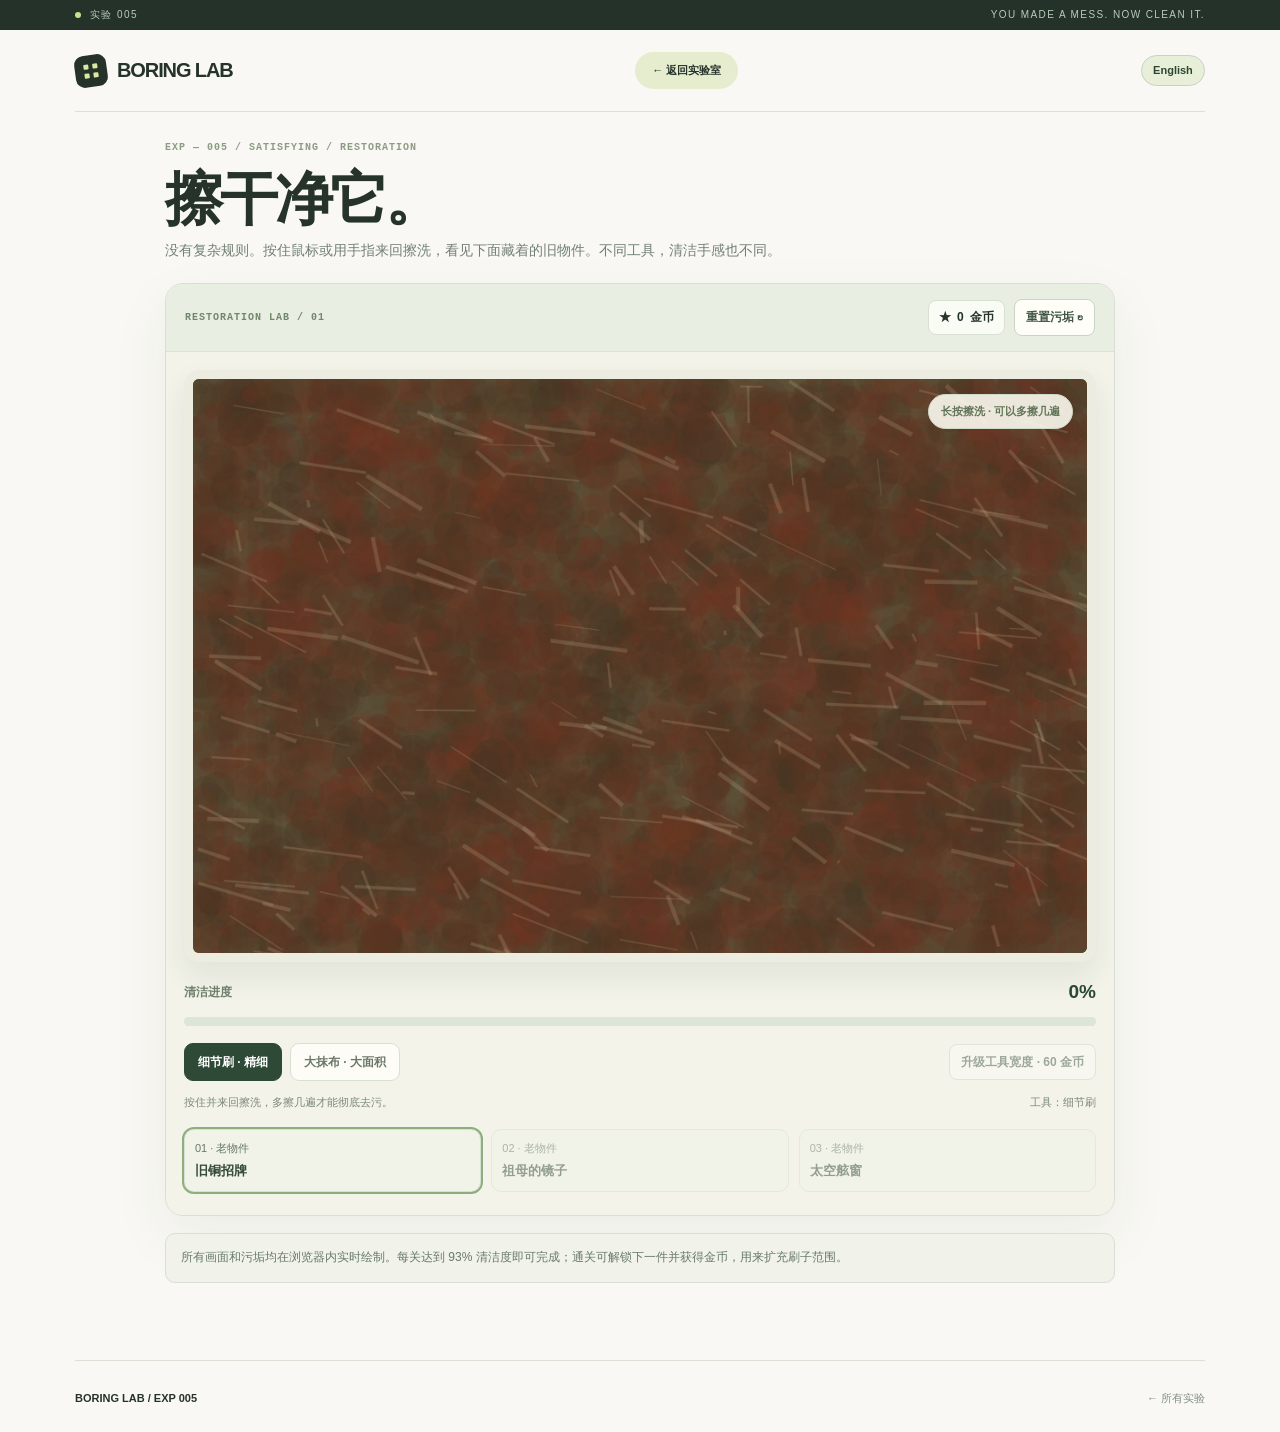
<file: clean/index.html>
<!doctype html><html lang="zh-CN"><head><meta charset="utf-8"><meta name="viewport" content="width=device-width,initial-scale=1"><meta name="theme-color" content="#f9f8f4"><title>擦干净它 | Boring Lab</title><meta name="description" content="一款用鼠标或手指擦洗旧物件的解压小游戏。刷掉污垢、修复旧招牌、解锁下一件藏品。"><link rel="stylesheet" href="/game.css"><style>
.clean-wrap{max-width:950px;margin:auto}.clean-frame{position:relative;overflow:hidden;border-radius:15px;background:#b4aa8e;border:9px solid #ecece1;box-shadow:inset 0 0 0 1px #a9ab9a,0 15px 30px #263e2a15;aspect-ratio:1.54;touch-action:none}.clean-frame canvas{position:absolute;inset:0;width:100%;height:100%;display:block;touch-action:none}.brush-cursor{position:absolute;width:60px;height:60px;border-radius:50%;border:2px dashed #f7fbe5;box-shadow:0 0 0 2px #2f514080,0 0 15px #ffffff60;pointer-events:none;z-index:3;transform:translate(-50%,-50%);display:none}.clean-frame:hover .brush-cursor{display:block}.clean-frame.dragging .brush-cursor{border-style:solid;background:#d7f6ff18}.clean-main{padding:18px 18px 23px;background:#f3f3e9}.progress-row{display:flex;align-items:center;justify-content:space-between;gap:9px;margin-bottom:10px;font-size:12px;color:#71816d;font-weight:700}.progress-row b{color:#294a33;font-size:19px}.clean-track{height:9px;background:#dde5d7;border-radius:12px;overflow:hidden}.clean-track span{display:block;width:0;height:100%;background:linear-gradient(90deg,#9bc37e,#6f9e7f);border-radius:12px;transition:width .25s}.clean-tools{display:flex;gap:10px;flex-wrap:wrap;align-items:center;justify-content:space-between;margin-top:17px}.tool-set{display:flex;gap:8px;align-items:center;flex-wrap:wrap}.tool-set button{background:#fdfcf7;border:1px solid #d7e1d1;padding:9px 13px;border-radius:9px;font-size:12px;font-weight:750;color:#6b7868}.tool-set button.selected{background:#2e4936;color:white;border-color:#2e4936}.clean-note{font-size:11px;color:#829080}.clean-gallery{display:grid;grid-template-columns:repeat(3,minmax(0,1fr));gap:10px;margin-top:18px}.clean-gallery button{background:#f1f2e8;border:1px solid #d7e0d2;border-radius:10px;padding:10px;text-align:left;color:#667968;font-size:11px}.clean-gallery button strong{display:block;color:#344c39;margin-top:4px;font-size:13px}.clean-gallery button.current{outline:2px solid #8dae7d}.clean-gallery button:disabled{opacity:.5;cursor:not-allowed}.clean-over{position:absolute;inset:0;display:flex;align-items:center;justify-content:center;background:#203427dd;color:white;padding:18px;z-index:5}.clean-over[hidden]{display:none}.clean-over section{background:#fbfaf3;color:#253b2c;max-width:380px;width:100%;padding:23px;border-radius:15px;text-align:center}.clean-over h2{font-size:29px;letter-spacing:-.05em;margin:6px 0}.clean-over p{font-size:13px;color:#7b8777;line-height:1.7}.clean-over button{margin-top:17px}.clean-dots{position:absolute;z-index:4;top:15px;right:14px;background:#fffef4e0;color:#617457;border:1px solid #cfdac7;border-radius:30px;padding:8px 12px;font-size:11px;font-weight:900;pointer-events:none}.clean-bottom{display:flex;justify-content:space-between;align-items:center;gap:15px;font-size:11px;color:#7b8979;margin-top:13px}.clean-hint{max-width:610px}.clean-frame{cursor:crosshair}@media(max-width:650px){.clean-main{padding:11px}.clean-tools{gap:13px}.clean-gallery{gap:6px}.clean-gallery button{padding:8px;font-size:10px}.clean-gallery button strong{font-size:11px}.clean-dots{font-size:9px;top:8px;right:8px}.clean-frame{border-width:5px;aspect-ratio:.9}.clean-bottom{display:block}.brush-cursor{display:none!important}}
</style><link rel="icon" type="image/svg+xml" href="/favicon.svg"><link rel="stylesheet" href="/i18n.css"></head><body class="game-page"><div class="topline"><div class="wrap"><span><i class="status-led"></i>EXPERIMENT 005</span><span>YOU MADE A MESS. NOW CLEAN IT.</span></div></div><header class="wrap nav"><a href="/" class="brand"><span class="brand-square"><i></i><i></i><i></i><i></i></span>BORING LAB</a><a href="/" class="pill-link">← 返回实验室</a></header><main class="wrap game-layout clean-wrap"><section class="game-hero"><div class="mono">EXP — 005 / SATISFYING / RESTORATION</div><h1>擦干净它。</h1><p>没有复杂规则。按住鼠标或用手指来回擦洗，看见下面藏着的旧物件。不同工具，清洁手感也不同。</p></section><div class="play-card"><div class="play-head"><div class="mono">RESTORATION LAB / <span id="stageIndex">01</span></div><div class="play-head-right"><span class="stat-chip">★ <span id="coins">0</span> 金币</span><button class="game-button" id="restart">重置污垢 ↻</button></div></div><div class="clean-main"><div class="clean-frame" id="frame"><canvas id="base" aria-hidden="true"></canvas><canvas id="dirt" aria-label="在画面上按住并拖动擦洗"></canvas><div class="brush-cursor" id="cursor"></div><div class="clean-dots" id="cleanTip">长按擦洗 · 可以多擦几遍</div><div class="clean-over" id="complete" hidden><section><div class="mono muted">RESTORATION COMPLETE</div><h2>焕然一新。</h2><p id="completeDesc">这件老物件总算恢复了原来的样子。</p><button class="game-primary" id="nextStage">清洁下一件 →</button></section></div></div><div class="progress-row" style="margin-top:15px"><span>清洁进度</span><b id="progress">0%</b></div><div class="clean-track"><span id="progressBar"></span></div><div class="clean-tools"><div class="tool-set"><button id="smallTool" type="button" class="selected">细节刷 · 精细</button><button id="largeTool" type="button">大抹布 · 大面积</button></div><button id="upgrade" type="button" class="game-button" disabled>升级工具宽度 · 60 金币</button></div><div class="clean-bottom"><span id="cleanStatus" class="clean-hint">从边角开始，慢慢揭开被污垢盖住的文字和花纹。</span><span id="brushName">工具：细节刷</span></div><div class="clean-gallery"><button id="stage0" class="current" type="button"><span>01 · 老物件</span><strong>旧铜招牌</strong></button><button id="stage1" disabled type="button"><span>02 · 老物件</span><strong>祖母的镜子</strong></button><button id="stage2" disabled type="button"><span>03 · 老物件</span><strong>太空舷窗</strong></button></div></div></div><p class="note" style="margin-top:17px">所有画面和污垢均在浏览器内实时绘制。每关达到 93% 清洁度即可完成；通关可解锁下一件并获得金币，用来扩充刷子范围。</p></main><footer class="wrap footer game-footer"><strong>BORING LAB / EXP 005</strong><div class="footer-links"><a href="/">← 所有实验</a></div></footer>
<script src="/i18n.js"></script><script>
(()=>{'use strict';const $=s=>document.querySelector(s),W=1000,H=650,base=$('#base'),dirt=$('#dirt'),frame=$('#frame'),b=base.getContext('2d'),g=dirt.getContext('2d');base.width=dirt.width=W;base.height=dirt.height=H;let stage=0,unlocked=0,coins=0,mode='small',widthBoost=0,down=false,last=null,health=[],finished=false,progress=0,hasMoved=false,seed=54;const gridX=70,gridY=46;const themes=[{name:'旧铜招牌',sub:'EST. 1926',main:'BORING LAB',desc:'你居然把一块埋了很久的铜招牌擦亮了。'},{name:'祖母的镜子',sub:'KEEP YOUR MEMORIES',main:'GOOD OLD DAYS',desc:'老镜子的花纹重新出现了。好像有人一直在等它被擦干净。'},{name:'太空舷窗',sub:'ORBITAL STATION / 2089',main:'HELLO, EARTH',desc:'穿过满是尘土的舷窗，终于看到了遥远的地球。'}];function rand(){seed=(1664525*seed+1013904223)>>>0;return seed/4294967296}function rounded(c,x,y,w,h,r){c.beginPath();c.roundRect(x,y,w,h,r)}const canvasText=(zh,en)=>window.BoringI18n.getLanguage()==='en'?en:zh;function drawBase(){b.clearRect(0,0,W,H);let bg=b.createLinearGradient(0,0,W,H);bg.addColorStop(0,stage===2?'#0d2635':stage===1?'#e2d7cc':'#8c6c39');bg.addColorStop(.55,stage===2?'#164856':stage===1?'#b8afaa':'#bd9a55');bg.addColorStop(1,stage===2?'#08141b':stage===1?'#ded6c9':'#624925');b.fillStyle=bg;b.fillRect(0,0,W,H);b.save();rounded(b,42,35,W-84,H-70,30);b.clip();b.strokeStyle=stage===2?'#78b6bb':stage===1?'#8b7770':'#edcd88';b.lineWidth=16;rounded(b,53,46,W-106,H-92,24);b.stroke();b.lineWidth=4;for(let i=0;i<4;i++){let margin=75+i*9;b.strokeStyle=stage===2?'#386c73aa':stage===1?'#f2e7d299':'#dbbd7c90';rounded(b,margin,margin*.65,W-2*margin,H-margin*1.3,18);b.stroke()}if(stage===1){b.fillStyle='#f3efe9bb';rounded(b,160,108,680,420,290);b.fill();for(let a=0;a<Math.PI*2;a+=.26){b.beginPath();b.fillStyle='#dbbfa4';b.ellipse(500+340*Math.cos(a),315+208*Math.sin(a),8,17,a,0,Math.PI*2);b.fill()}}if(stage===2){for(let i=0;i<220;i++){const x=rand()*W,y=rand()*H,r=rand()*2+1;b.fillStyle=`rgba(245,250,236,${.3+rand()*.6})`;b.beginPath();b.arc(x,y,r,0,Math.PI*2);b.fill()}b.fillStyle='#4d89a0';b.beginPath();b.arc(770,340,132,0,Math.PI*2);b.fill();b.fillStyle='#72b29f';b.beginPath();b.ellipse(740,335,66,43,-.5,0,Math.PI*2);b.fill()}b.textAlign='center';b.textBaseline='middle';b.shadowColor='#19251d66';b.shadowBlur=12;b.fillStyle=stage===2?'#d9ebe5':stage===1?'#715c54':'#f0d394';b.font='900 70px Georgia, serif';b.fillText(stage===0?canvasText('无聊实验室','BORING LAB'):stage===1?canvasText('旧日时光','GOOD OLD DAYS'):canvasText('你好，地球','HELLO, EARTH'),500,311);b.shadowBlur=0;b.font='700 25px Georgia, serif';b.fillText(stage===0?canvasText('始于 1926','EST. 1926'):stage===1?canvasText('留住回忆','KEEP YOUR MEMORIES'):canvasText('轨道空间站 / 2089','ORBITAL STATION / 2089'),500,395);b.font='700 17px ui-monospace, monospace';b.fillText(stage===2?canvasText('云端之外的宁静','PEACE BEYOND THE CLOUDS'):stage===1?canvasText('值得珍藏的一刻','A MOMENT WORTH KEEPING'):canvasText('手工打造，毫无用处','HANDMADE AND USELESS'),500,442);for(const [x,y]of [[82,76],[918,76],[82,574],[918,574]]){b.beginPath();b.arc(x,y,12,0,Math.PI*2);b.fillStyle='#28382c';b.fill();b.beginPath();b.arc(x,y,4,0,Math.PI*2);b.fillStyle='#c9c7a3';b.fill()}b.restore()}function drawDirt(){seed=stage*1337+583;health=new Float32Array(gridX*gridY).fill(1);g.globalCompositeOperation='source-over';g.clearRect(0,0,W,H);g.fillStyle=stage===2?'#5b6865ed':stage===1?'#827565e8':'#564c36ee';g.fillRect(0,0,W,H);for(let i=0;i<5100;i++){const x=rand()*W,y=rand()*H,r=2+rand()*27;g.beginPath();g.arc(x,y,r,0,Math.PI*2);const rr=stage===2?45:60+Math.floor(rand()*60);g.fillStyle=`rgba(${rr},${stage===2?61:53},${stage===2?65:35},${.06+rand()*.24})`;g.fill()}g.strokeStyle='#ccb89435';for(let i=0;i<220;i++){const x=rand()*W,y=rand()*H;g.lineWidth=1+rand()*4;g.beginPath();g.moveTo(x,y);g.lineTo(x+rand()*90,y+rand()*44);g.stroke()}finished=false;progress=0;$('#complete').hidden=true;updateUI()}function dimensions(){return{r:mode==='small'?27+widthBoost:59+widthBoost,power:mode==='small'?.5:.32}}function pos(e){const rect=dirt.getBoundingClientRect();return{x:(e.clientX-rect.left)*W/rect.width,y:(e.clientY-rect.top)*H/rect.height}}function scrubPoint(x,y){const {r,power}=dimensions();g.save();g.globalCompositeOperation='destination-out';g.globalAlpha=mode==='small'?.47:.32;const grad=g.createRadialGradient(x,y,r*.27,x,y,r);grad.addColorStop(0,'rgba(0,0,0,1)');grad.addColorStop(1,'rgba(0,0,0,.46)');g.fillStyle=grad;g.beginPath();g.arc(x,y,r,0,Math.PI*2);g.fill();g.restore();const minX=Math.max(0,Math.floor((x-r)/W*gridX)),maxX=Math.min(gridX-1,Math.ceil((x+r)/W*gridX)),minY=Math.max(0,Math.floor((y-r)/H*gridY)),maxY=Math.min(gridY-1,Math.ceil((y+r)/H*gridY));for(let iy=minY;iy<=maxY;iy++)for(let ix=minX;ix<=maxX;ix++){let px=(ix+.5)*W/gridX,py=(iy+.5)*H/gridY;const distance=Math.hypot(px-x,py-y);if(distance<r){const key=iy*gridX+ix;health[key]=Math.max(0,health[key]-power*(1-distance/r*.4));}}}function updateUI(){const total=health.reduce((a,b)=>a+b,0);progress=Math.min(100,Math.round((1-total/health.length)*100));$('#progress').textContent=progress+'%';$('#progressBar').style.width=progress+'%';$('#coins').textContent=coins;$('#brushName').textContent='工具：'+(mode==='small'?'细节刷':'大抹布');$('#upgrade').disabled=coins<60;$('#upgrade').textContent='升级工具宽度 · 60 金币';$('#stageIndex').textContent=String(stage+1).padStart(2,'0');for(let i=0;i<3;i++){let bt=$('#stage'+i);bt.disabled=i>unlocked;bt.classList.toggle('current',i===stage)}if(progress>=93&&!finished){finished=true;coins+=70;unlocked=Math.max(unlocked,Math.min(2,stage+1));$('#completeDesc').textContent=themes[stage].desc+' 获得 70 金币。';$('#nextStage').textContent=stage===2?'再擦一件 ↻':'清洁下一件 →';$('#complete').hidden=false;$('#coins').textContent=coins;for(let i=0;i<3;i++)$('#stage'+i).disabled=i>unlocked;}}let steps=0;function scrub(p){if(!last){scrubPoint(p.x,p.y);last=p}else{let d=Math.hypot(p.x-last.x,p.y-last.y);let stride=dimensions().r*.5;let n=Math.max(1,Math.ceil(d/stride));for(let i=1;i<=n;i++){let t=i/n;scrubPoint(last.x+(p.x-last.x)*t,last.y+(p.y-last.y)*t)}last=p}steps++;if(steps%2===0)updateUI();}function reset(s){stage=s;last=null;down=false;drawBase();drawDirt();$('#cleanStatus').textContent='按住并来回擦洗，多擦几遍才能彻底去污。'}dirt.addEventListener('pointerdown',e=>{if(finished)return;down=true;last=null;dirt.setPointerCapture(e.pointerId);frame.classList.add('dragging');scrub(pos(e))});dirt.addEventListener('pointermove',e=>{const p=pos(e);const c=$('#cursor');c.style.left=(e.clientX-dirt.getBoundingClientRect().left)+'px';c.style.top=(e.clientY-dirt.getBoundingClientRect().top)+'px';const rect=dirt.getBoundingClientRect();c.style.width=dimensions().r*2*rect.width/W+'px';c.style.height=dimensions().r*2*rect.width/W+'px';if(down&&!finished)scrub(p)});function stop(){if(down){down=false;last=null;frame.classList.remove('dragging');updateUI()}}dirt.addEventListener('pointerup',stop);dirt.addEventListener('pointercancel',stop);$('#smallTool').onclick=()=>{mode='small';$('#smallTool').classList.add('selected');$('#largeTool').classList.remove('selected');updateUI()};$('#largeTool').onclick=()=>{mode='large';$('#largeTool').classList.add('selected');$('#smallTool').classList.remove('selected');updateUI()};$('#upgrade').onclick=()=>{if(coins<60)return;coins-=60;widthBoost+=11;$('#cleanStatus').textContent='刷子变宽了 +11，覆盖范围更大。';updateUI()};$('#restart').onclick=()=>reset(stage);$('#nextStage').onclick=()=>reset(stage===2?0:stage+1);for(let i=0;i<3;i++)$('#stage'+i).onclick=()=>{if(i<=unlocked)reset(i)};window.addEventListener('boringlab:language',()=>drawBase());reset(0)})();
</script></body></html>
</file>
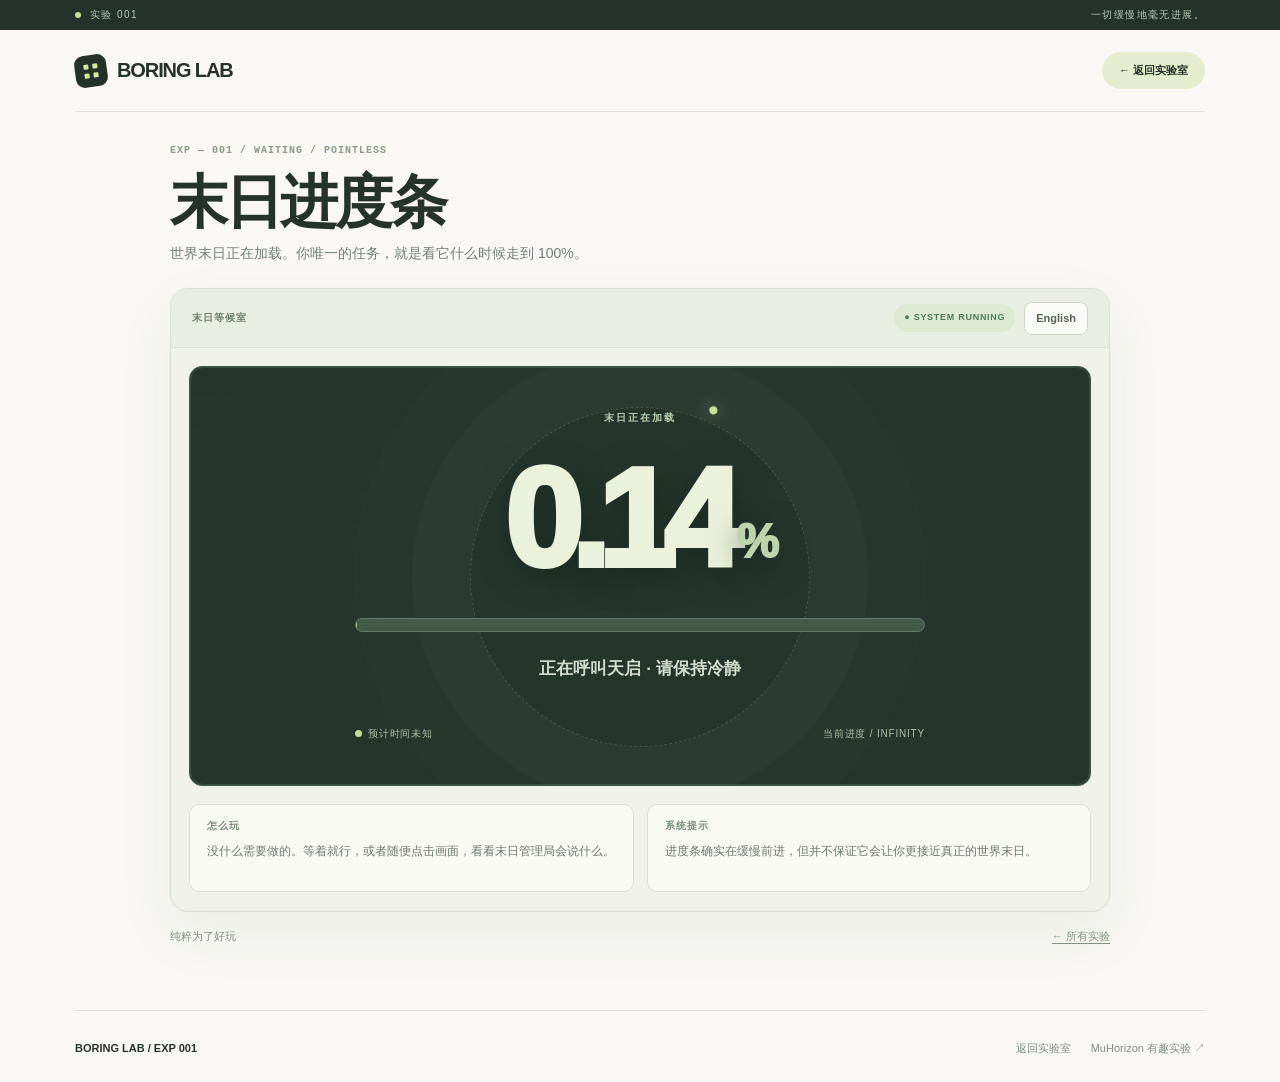
<file: doomsday/index.html>
<!doctype html>
<html lang="zh-CN">
<head>
<meta charset="utf-8"><meta name="viewport" content="width=device-width,initial-scale=1">
<meta name="theme-color" content="#f9f8f4">
<title>末日进度条 | Boring Lab</title>
<meta name="description" content="世界末日正在加载。你唯一的任务，就是看它什么时候走到 100%。">
<link rel="icon" type="image/svg+xml" href="/favicon.svg">
<link rel="stylesheet" href="/game.css">
<link rel="stylesheet" href="/legacy-game.css">
<link rel="stylesheet" href="/i18n.css"></head>
<body class="game-page legacy-page doom-page">
<div class="topline"><div class="wrap"><span><i class="status-led"></i>EXPERIMENT 001</span><span>NOTHING HAPPENS. VERY SLOWLY.</span></div></div>
<header class="wrap nav"><a href="/" class="brand"><span class="brand-square"><i></i><i></i><i></i><i></i></span>BORING LAB</a><a href="/" class="pill-link" data-key="back">← 返回实验室</a></header>
<main class="wrap game-layout"><section class="game-hero"><div class="mono muted">EXP — 001 / WAITING / POINTLESS</div><h1 data-key="title">末日进度条</h1><p data-key="hero_desc">世界末日正在加载。你唯一的任务，就是看它什么时候走到 100%。</p></section>
<div class="legacy-shell" id="app">
<div class="legacy-head"><span class="mono">WAITING ROOM / WORLD TERMINATION</span><div class="legacy-controls"><span class="legacy-live">● SYSTEM RUNNING</span><button type="button" class="lang-switch" id="langToggle">English</button></div></div>
<div class="legacy-stage" aria-label="世界末日加载状态">
<div class="gridlines" aria-hidden="true"></div><div class="ring" aria-hidden="true"></div>
<div class="stage-body"><div class="stage-label">DOOMSDAY IS LOADING</div>
<div class="doom-number"><span id="percentDisplay">0.00</span><small>%</small></div>
<div class="progress-track" role="progressbar" aria-label="当前进度" aria-valuemin="0" aria-valuemax="100"><div class="progress-bar" id="progressBar"></div></div>
<div class="status" id="statusText" data-key="status_loading" aria-live="polite">正在呼叫天启 · 请保持冷静</div>
<button class="btn-reset" type="button" id="resetBtn" data-key="reset_btn">重新排队</button>
<div class="doom-meta"><span><span class="status-dot"></span>NO ESTIMATED TIME</span><span id="metaInfo"><span data-key="meta_label">当前进度</span> / INFINITY</span></div>
</div></div>
<div class="legacy-note-grid"><div class="legacy-note"><div class="mono">HOW TO PLAY</div><p data-key="note_how">没什么需要做的。等着就行，或者随便点击画面，看看末日管理局会说什么。</p></div><div class="legacy-note"><div class="mono">SYSTEM NOTICE</div><p data-key="note_notice">进度条确实在缓慢前进，但并不保证它会让你更接近真正的世界末日。</p></div></div>
</div>
<div class="legacy-subnav"><span>MADE FOR CURIOSITY, NOT PRODUCTIVITY</span><a href="/">← 所有实验</a></div>
</main>
<footer class="wrap footer game-footer legacy-footer"><strong>BORING LAB / EXP 001</strong><div class="footer-links"><a href="/">返回实验室</a><a href="https://muhorizon.org/experiments/" target="_blank" rel="noopener noreferrer">MuHorizon 有趣实验 ↗</a></div></footer>
<script src="/i18n.js"></script><script>
    (function() {
        // ---------- 语言包 ----------
        const translations = {
            zh: {
                page_title: '末日进度条 | Boring Lab',
                hero_desc: '世界末日正在加载。你唯一的任务，就是看它什么时候走到 100%。',
                note_how: '没什么需要做的。等着就行，或者随便点击画面，看看末日管理局会说什么。',
                note_notice: '进度条确实在缓慢前进，但并不保证它会让你更接近真正的世界末日。',
                back: '← 返回实验室',
                title: '末日进度条',
                status_loading: '正在呼叫天启 · 请保持冷静',
                status_queue: '⏳ 世界末日正在排队，<span class="highlight">请稍后再试</span> · 我们很抱歉',
                meta_label: '当前进度',
                reset_btn: '重新排队',
                // 点击彩蛋的随机文案
                egg_msgs: [
                    '正在呼叫天启 · 请保持冷静',
                    '末日倒计时 · 深呼吸',
                    '命运正在排队',
                    '⏳ 稍安勿躁'
                ],
                toggle: 'English'
            },
            en: {
                page_title: 'Doomsday Progress | Boring Lab',
                hero_desc: 'The apocalypse is loading. Your only job is to see whether it ever reaches 100%.',
                note_how: 'Just wait. Or click around to hear more excuses from the doomsday office.',
                note_notice: 'The progress bar is moving very slowly. This does not bring the apocalypse any closer.',
                back: '← Back to Lab',
                title: 'Doomsday Progress',
                status_loading: 'Summoning the Apocalypse · Please stay calm',
                status_queue: '⏳ The apocalypse is in queue, <span class="highlight">please try again later</span> · We apologize',
                meta_label: 'Current progress',
                reset_btn: 'Queue again',
                egg_msgs: [
                    'Summoning the Apocalypse · Please stay calm',
                    'Doomsday countdown · Breathe deeply',
                    'Fate is queuing',
                    '⏳ Hold on'
                ],
                toggle: '中文'
            }
        };

        let currentLang = 'zh';

        // DOM 引用
        const bar = document.getElementById('progressBar');
        const statusEl = document.getElementById('statusText');
        const percentDisplay = document.getElementById('percentDisplay');
        const resetBtn = document.getElementById('resetBtn');
        const container = document.getElementById('app');
        const toggleBtn = document.getElementById('langToggle');

        // 状态变量
        let progress = 0;
        let timer = null;
        let isCompleted = false;

        // ---------- 语言切换 ----------
        function updateLanguage(lang) {
            const t = translations[lang];
            if (!t) return;

            // 更新所有带 data-key 的静态元素
            document.querySelectorAll('[data-key]').forEach(el => {
                const key = el.getAttribute('data-key');
                // 跳过 statusText，因为它由动态逻辑控制
                if (el.id === 'statusText') return;
                if (t[key] !== undefined) {
                    el.innerHTML = t[key];
                }
            });

            // 更新页面标题
            document.title = t.page_title;

            // 更新按钮文字
            toggleBtn.textContent = t.toggle;

            // 更新 meta 标签中的“当前进度”文字（已经通过 data-key 更新了，但为了保险，单独处理）
            // 其实 meta_label 已经更新，但里面包含 span 结构？实际上 meta_label 是纯文本，没问题。

            // 更新动态状态（根据当前进度状态）
            updateDynamicText(lang);

            // 更新重置按钮文字（通过 data-key 已更新）

            currentLang = lang;
        }

        // 根据当前进度状态更新 status 文字
        function updateDynamicText(lang) {
            const t = translations[lang];
            if (!t) return;
            if (isCompleted) {
                // 显示排队文案
                statusEl.innerHTML = t.status_queue;
            } else {
                // 加载中，显示加载文案
                statusEl.innerHTML = t.status_loading;
            }
        }

        // 切换语言
        function toggleLanguage() {
            const nextLang = (currentLang === 'zh') ? 'en' : 'zh';
            updateLanguage(nextLang);
        }

        // 绑定切换事件
        toggleBtn.addEventListener('click', () => window.BoringI18n.toggle());
        window.addEventListener('boringlab:language', (e) => updateLanguage(e.detail.language));

        // ---------- 核心逻辑 ----------
        function updateUI() {
            bar.style.width = progress + '%';
            percentDisplay.textContent = progress.toFixed(2);
            if (progress >= 100) {
                container.classList.add('completed');
            } else {
                container.classList.remove('completed');
            }
        }

        function triggerQueue() {
            if (isCompleted) return;
            isCompleted = true;
            if (timer) {
                clearInterval(timer);
                timer = null;
            }
            // 使用当前语言的排队文案
            const t = translations[currentLang];
            statusEl.innerHTML = t.status_queue;
            resetBtn.style.display = 'inline-block';
            progress = 100;
            updateUI();
        }

        function resetEverything() {
            if (timer) {
                clearInterval(timer);
                timer = null;
            }
            progress = 0;
            isCompleted = false;
            container.classList.remove('completed');
            resetBtn.style.display = 'none';
            // 恢复加载文案
            const t = translations[currentLang];
            statusEl.innerHTML = t.status_loading;
            updateUI();
            startLoading();
        }

        function startLoading() {
            if (timer) return;
            timer = setInterval(function() {
                const increment = 0.01 + Math.random() * 0.02;
                progress = Math.min(progress + increment, 100);
                updateUI();

                if (progress >= 100) {
                    triggerQueue();
                }
            }, 200);
        }

        resetBtn.addEventListener('click', resetEverything);

        // 点击页面彩蛋：随机切换加载状态文案（仅当未完成时）
        document.addEventListener('click', function(e) {
            // 排除按钮点击
            if (e.target.closest('.lang-switch') || e.target.closest('#resetBtn')) return;
            if (!isCompleted) {
                const t = translations[currentLang];
                const msgs = t.egg_msgs;
                if (msgs && msgs.length) {
                    const randomMsg = msgs[Math.floor(Math.random() * msgs.length)];
                    statusEl.textContent = randomMsg;
                }
            }
        });

        // 初始化：默认中文，但按钮显示 English，并且内容已是中文，但我们可以显式设置一次
        // 注意：HTML 中写的是中文，按钮写的是 'English'，所以调用 updateLanguage('zh') 会更新按钮为 'English'，保持 content 不变
        updateLanguage(window.BoringI18n.getLanguage());

        // 启动加载
        startLoading();
    })();
</script>
</body>
</html>
</file>
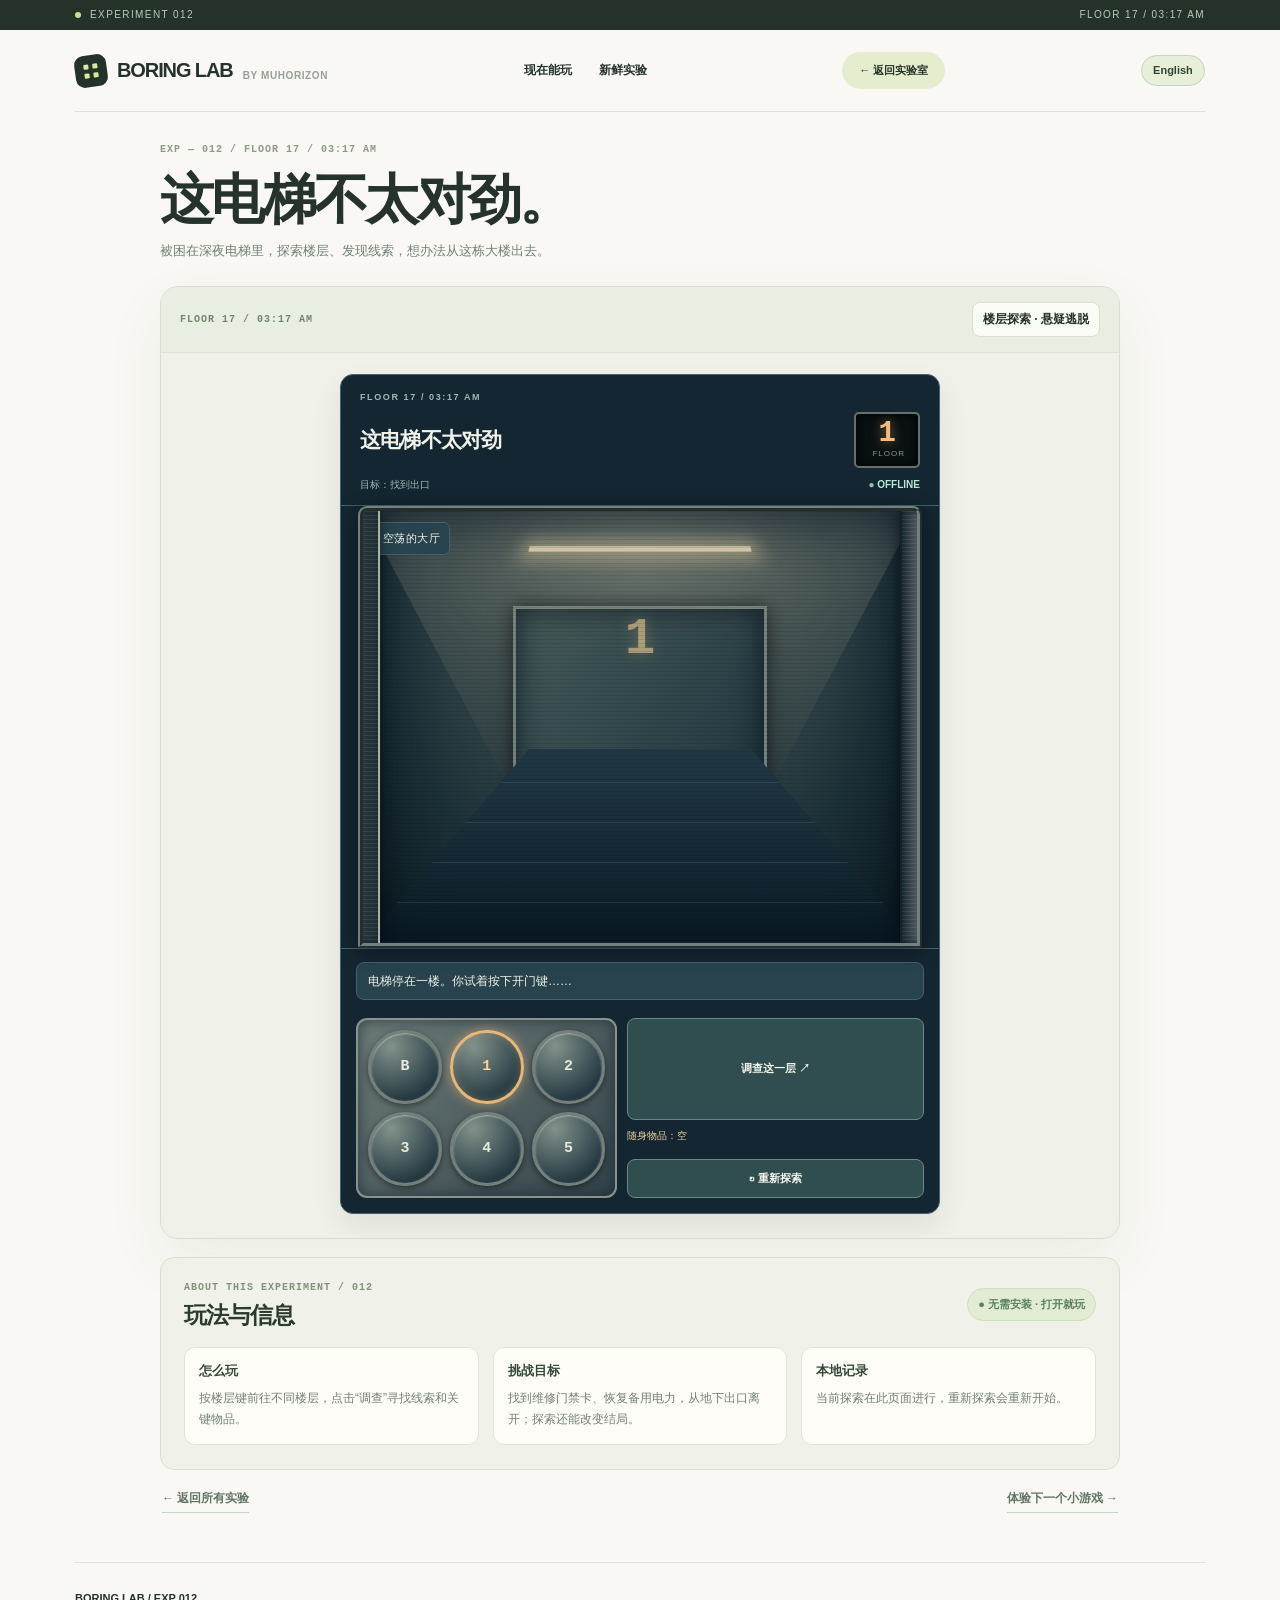
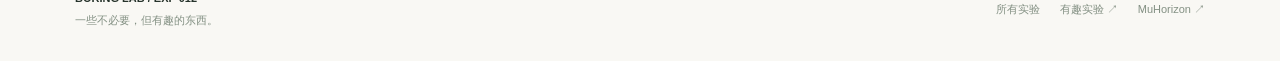
<file: elevator/index.html>
<!DOCTYPE html>

<html lang="zh-CN"><head><meta charset="utf-8"/><meta content="width=device-width,initial-scale=1,viewport-fit=cover" name="viewport"/><meta content="#142631" name="theme-color"/><title data-en="Something Is Wrong with This Elevator | Boring Lab" data-zh="这电梯不太对劲 | Boring Lab">这电梯不太对劲 | Boring Lab</title><meta content="深夜被困诡异电梯，探索楼层、搜集线索，寻找出口。" name="description"/><link href="https://boringlab.muhorizon.org/elevator/" rel="canonical"/><link href="/favicon.svg" rel="icon" type="image/svg+xml"/><link href="/site.css" rel="stylesheet"/><link href="/i18n.css" rel="stylesheet"/><link href="/new-games.css" rel="stylesheet"/><link href="/game.css" rel="stylesheet"/><link href="/elevator/game.css" rel="stylesheet"/><link href="/four-game-pages.css" rel="stylesheet"/></head><body class="game-page four-game-page four-elevator"><div class="topline"><div class="wrap"><span><i class="status-led"></i>EXPERIMENT 012</span><span>FLOOR 17 / 03:17 AM</span></div></div><header class="wrap nav"><a class="brand" href="/"><span class="brand-square"><i></i><i></i><i></i><i></i></span>BORING LAB<small class="byline">BY MUHORIZON</small></a><nav class="navlinks"><a data-en="Play now" data-zh="现在能玩" href="/#play">现在能玩</a><a data-en="New experiments" data-zh="新鲜实验" href="/#new">新鲜实验</a></nav><a class="pill-link" data-en="← Back to Lab" data-zh="← 返回实验室" href="/">← 返回实验室</a></header><main class="wrap game-layout four-game-layout"><section class="game-hero"><div class="mono">EXP — 012 / FLOOR 17 / 03:17 AM</div><h1 data-en="The Strange Elevator." data-zh="这电梯不太对劲。">这电梯不太对劲。</h1><p data-en="Trapped in an elevator at night. Explore floors, uncover clues, and find your way out." data-zh="被困在深夜电梯里，探索楼层、发现线索，想办法从这栋大楼出去。">被困在深夜电梯里，探索楼层、发现线索，想办法从这栋大楼出去。</p></section><div class="play-card four-game-card"><div class="play-head"><div class="mono">FLOOR 17 / 03:17 AM</div><div class="play-head-right"><span class="stat-chip"><span data-en="FLOOR EXPLORATION · MYSTERY" data-zh="楼层探索 · 悬疑逃脱">楼层探索 · 悬疑逃脱</span></span></div></div><div class="four-game-canvas"><div class="mini-device theme-metal" id="elevator-device" tabindex="0"><div class="mini-top"><div class="mini-over">FLOOR 17 / 03:17 AM</div><div class="mini-heading"><h1 data-en="The Strange Elevator" data-zh="这电梯不太对劲">这电梯不太对劲</h1><div class="mini-counter led"><strong id="elevator-floor">1</strong><small>FLOOR</small></div></div><div class="mini-meta"><span id="elevator-objective">目标：找到出口</span><span>● <strong id="elevator-power">OFFLINE</strong></span></div></div><div class="mini-stage elevator-stage" id="elevator-stage"><div class="elevator-hall" id="elevator-hall"><div class="elev-perspective"></div><div class="elev-backwall"><div class="elev-floor-sign" id="elevator-floor-sign">1</div><div class="elev-wall-note" id="elevator-wall-note">NO SIGNAL</div></div><div class="elev-floor-ground"></div><div class="elev-light"></div><div class="elev-shadow"></div></div><div class="elev-door left"></div><div class="elev-door right"></div><div class="mini-badge" id="elevator-location">FLOOR 01</div></div><div class="mini-bottom"><div class="mini-message" id="elevator-message">电梯停在一个没有人的楼层。</div><div class="elevator-controls"><div class="elevator-floorpad" id="elevator-buttons"><button data-floor="B">B</button><button data-floor="1">1</button><button data-floor="2">2</button><button data-floor="3">3</button><button data-floor="4">4</button><button data-floor="5">5</button></div><div class="elevator-side"><button class="primary" data-en="INVESTIGATE ↗" data-zh="调查这一层 ↗" id="elevator-action">调查这一层 ↗</button><div class="elevator-items" id="elevator-items">随身物品：空</div><button data-en="↻ RESTART" data-zh="↻ 重新探索" id="elevator-restart">↻ 重新探索</button></div></div></div><div class="mini-overlay" hidden="" id="elevator-overlay"><div class="mini-modal"><div class="mini-over">ESCAPE RECORD / ENDING</div><h2 id="elevator-ending"></h2><p id="elevator-ending-detail"></p><button data-en="↻ PLAY AGAIN" data-zh="↻ 再探索一次" id="elevator-again">↻ 再探索一次</button></div></div></div></div></div><section aria-label="Game information" class="experiment-information"><div class="experiment-information-head"><div><div class="mono">ABOUT THIS EXPERIMENT / 012</div><h2 data-en="How to play" data-zh="玩法与信息">玩法与信息</h2></div><span class="experiment-status" data-en="● INSTANT PLAY · NO INSTALL" data-zh="● 无需安装 · 打开就玩">● 无需安装 · 打开就玩</span></div><div class="experiment-information-grid"><div class="experiment-information-item"><h3 data-en="Controls" data-zh="怎么玩">怎么玩</h3><p data-en="Use the floor buttons to explore each floor. Investigate to uncover clues and useful items." data-zh="按楼层键前往不同楼层，点击“调查”寻找线索和关键物品。">按楼层键前往不同楼层，点击“调查”寻找线索和关键物品。</p></div><div class="experiment-information-item"><h3 data-en="Your goal" data-zh="挑战目标">挑战目标</h3><p data-en="Find the access card, restore backup power and escape through the basement. Clues can change the ending." data-zh="找到维修门禁卡、恢复备用电力，从地下出口离开；探索还能改变结局。">找到维修门禁卡、恢复备用电力，从地下出口离开；探索还能改变结局。</p></div><div class="experiment-information-item"><h3 data-en="Local progress" data-zh="本地记录">本地记录</h3><p data-en="Exploration takes place on this page. Restarting begins a new run." data-zh="当前探索在此页面进行，重新探索会重新开始。">当前探索在此页面进行，重新探索会重新开始。</p></div></div></section><nav aria-label="More experiments" class="experiment-bottom-nav"><a data-en="← All experiments" data-zh="← 返回所有实验" href="/">← 返回所有实验</a><a data-en="Try the next game →" data-zh="体验下一个小游戏 →" href="/light-city/">体验下一个小游戏 →</a></nav></main><footer class="wrap footer game-footer"><div><strong>BORING LAB / EXP 012</strong><div class="footer-tagline" data-en="Some wonderfully unnecessary things." data-zh="一些不必要，但有趣的东西。">一些不必要，但有趣的东西。</div></div><nav class="footer-links"><a data-en="All experiments" data-zh="所有实验" href="/">所有实验</a><a data-en="Fun experiments ↗" data-zh="有趣实验 ↗" href="https://muhorizon.org/experiments/" rel="noopener" target="_blank">有趣实验 ↗</a><a href="https://muhorizon.org/" rel="noopener" target="_blank">MuHorizon ↗</a></nav></footer><script src="/i18n.js"></script><script defer="" src="/elevator/game.js"></script></body></html>
</file>
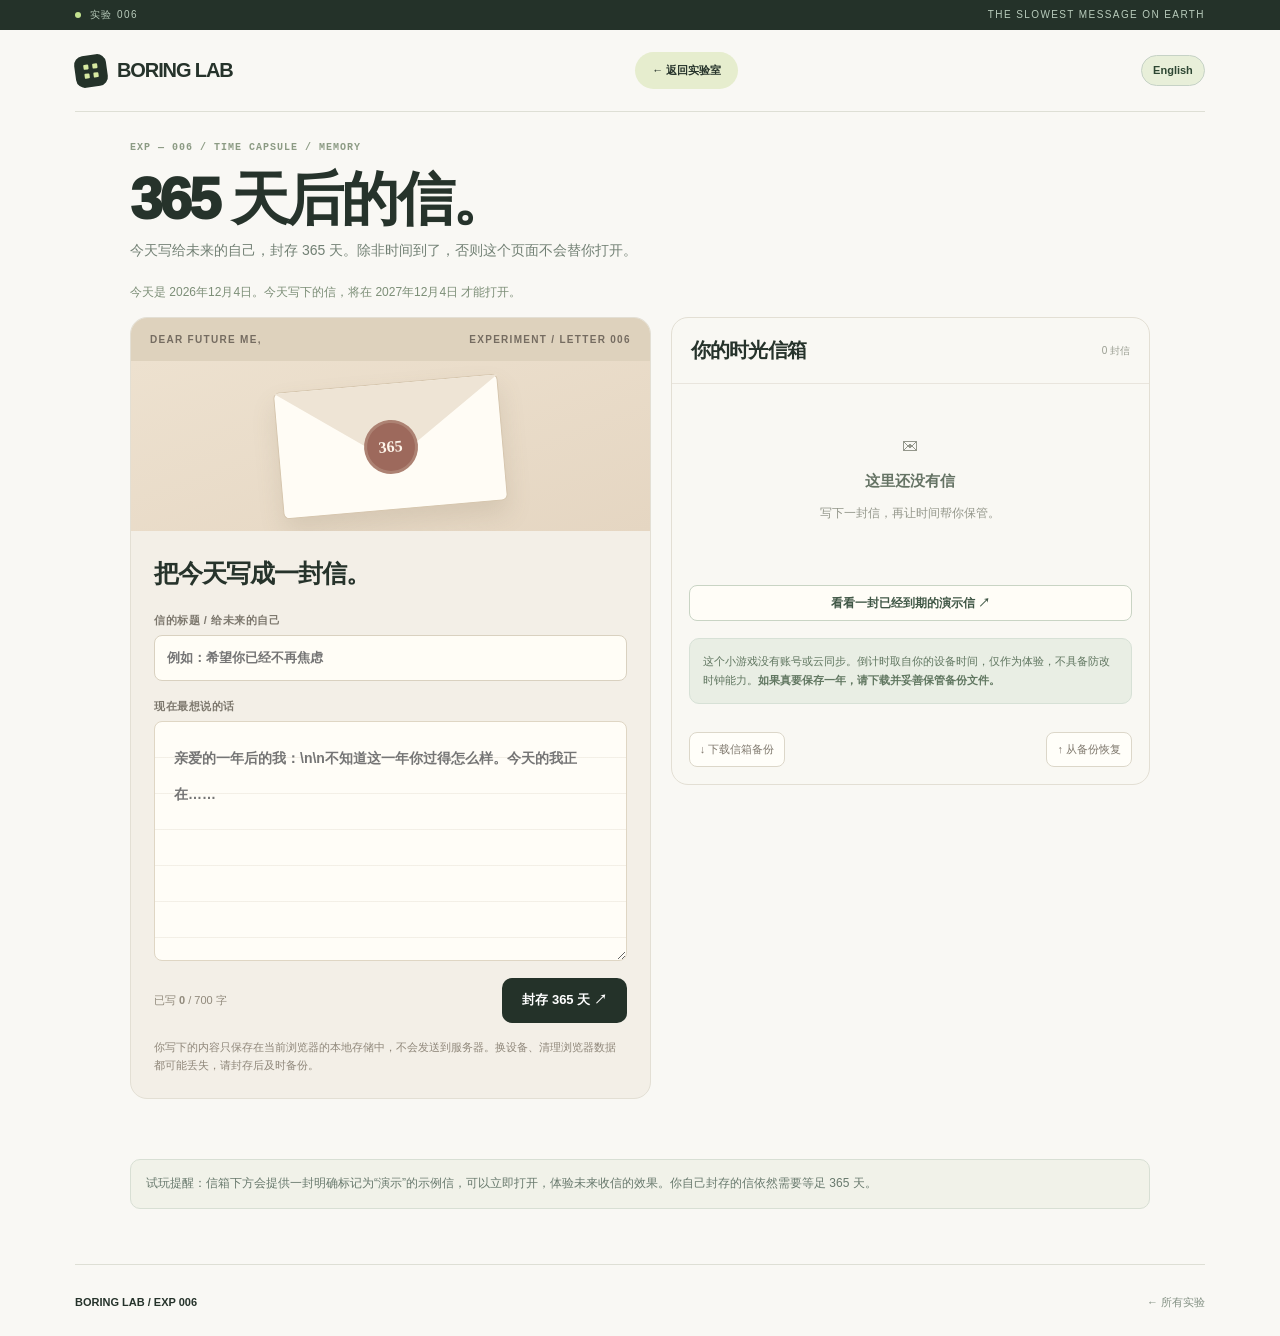
<file: future-letter/index.html>
<!doctype html><html lang="zh-CN"><head><meta charset="utf-8"><meta name="viewport" content="width=device-width,initial-scale=1"><meta name="theme-color" content="#f9f8f4"><title>365 天后的信 | Boring Lab</title><meta name="description" content="写一封一年后才能打开的信。把今天的话封存到下一年的今天，打开属于你的私人时光信箱。"><link rel="stylesheet" href="/game.css"><style>
.letter-wrap{max-width:1020px;margin:auto}.letter-grid{display:grid;grid-template-columns:minmax(0,1fr) minmax(0,.92fr);gap:20px;align-items:start;padding-bottom:60px}.letter-form,.mailbox{border:1px solid #e3dfd4;border-radius:17px;background:#f3efe7;overflow:hidden}.paper-top{background:#ded2bd;padding:14px 19px;display:flex;align-items:center;justify-content:space-between;font-size:10px;color:#756c61;font-weight:850;letter-spacing:.13em}.letter-inner{padding:23px}.to-field{display:grid;gap:6px;font-size:11px;color:#7d786e;font-weight:800;letter-spacing:.05em;margin-bottom:17px}.to-field input{width:100%;border:1px solid #d9d1c0;background:#fffdf6;border-radius:8px;padding:12px;color:#3e453a;font-size:13px;outline:none}.to-field input:focus,.letter-inner textarea:focus{border-color:#9ea88d;box-shadow:0 0 0 3px #d9e5ca77}.letter-inner h2{margin:0 0 19px;font-size:25px;letter-spacing:-.04em}.letter-inner textarea{width:100%;min-height:240px;border:1px solid #dfd6c4;padding:18px 19px;resize:vertical;background:repeating-linear-gradient(#fffdf7,#fffdf7 35px,#e8e2d6 36px);line-height:36px;outline:none;font-size:14px;color:#4c5247;border-radius:8px}.letter-controls{display:flex;align-items:center;justify-content:space-between;gap:13px;flex-wrap:wrap;margin-top:16px}.letter-controls span{font-size:11px;color:#918a7c}.letter-inner .privacy{font-size:11px;color:#8f877a;line-height:1.7;margin:15px 0 0}.mailbox{background:#f9f8f3}.mail-head{display:flex;justify-content:space-between;align-items:center;gap:12px;padding:17px 19px;border-bottom:1px solid #e9e5dd}.mail-head h2{font-size:20px;margin:0;letter-spacing:-.04em}.mail-head span{font-size:10px;color:#9a9e92}.mail-list{padding:17px;display:flex;flex-direction:column;gap:12px}.mail-item{border:1px solid #e7e0d6;padding:13px;border-radius:12px;background:#fffdf9}.mail-item-top{display:flex;justify-content:space-between;gap:12px;color:#8f8b83;font-size:10px}.mail-item h3{font-size:15px;margin:10px 0 3px;letter-spacing:-.03em;overflow-wrap:anywhere}.mail-item p{font-size:11px;color:#8f9187;margin:2px 0 9px}.mail-item .status{color:#637961;font-weight:800;font-size:11px}.mail-item .actions{display:flex;gap:7px;flex-wrap:wrap;margin-top:12px}.mail-item button{border:1px solid #d8dfd2;background:#f0f4e9;color:#455f48;font-size:11px;border-radius:7px;padding:7px 11px}.mail-empty{padding:33px 18px;text-align:center;color:#94978b}.mail-empty strong{display:block;margin:10px;font-size:15px;color:#657364}.mail-empty p{font-size:12px}.letter-info{background:#e9eee4;border:1px solid #d7e1d6;border-radius:10px;padding:13px;margin:0 17px 16px;color:#607660;font-size:11px;line-height:1.7}.letter-backup{display:flex;justify-content:space-between;gap:9px;flex-wrap:wrap;padding:12px 17px 17px}.letter-backup button{border:1px solid #dcd7c9;background:#fffef9;border-radius:8px;color:#7f786d;padding:8px 10px;font-size:11px}.envelope-art{background:linear-gradient(160deg,#ede1cf,#e5d6c2);height:170px;display:grid;place-items:center;position:relative;overflow:hidden}.envelope{width:225px;height:127px;background:#fffcf5;box-shadow:0 13px 25px #76685027;border:1px solid #d6c6ae;border-radius:6px;position:relative;display:grid;place-items:center;transform:rotate(-5deg)}.envelope:before{content:"";position:absolute;left:0;right:0;top:0;border-left:112px solid transparent;border-right:112px solid transparent;border-top:78px solid #eee4d5}.wax{position:relative;z-index:2;background:#9d695c;color:#fdf4e9;width:48px;height:48px;border-radius:50%;display:grid;place-items:center;font:900 16px Georgia,serif;box-shadow:0 0 0 3px #ad8273}.letter-dialog{position:fixed;inset:0;background:#25382cbb;z-index:10;display:grid;place-items:center;padding:20px}.letter-dialog[hidden]{display:none}.dialog-box{width:min(480px,100%);max-height:82vh;overflow:auto;background:#fcfaf4;border-radius:16px;padding:25px;box-shadow:0 24px 70px #0004}.dialog-box h2{font-size:26px;letter-spacing:-.04em;margin:10px 0}.dialog-box p{font-size:13px;color:#7b8578;line-height:1.8}.dialog-content{padding:15px;background:#f3efe5;border-radius:9px;white-space:pre-wrap;overflow-wrap:anywhere;line-height:1.85;color:#455c4a;font-size:14px;max-height:38vh;overflow:auto;margin:15px 0}.dialog-box button{margin-top:13px}.dialog-actions{display:flex;gap:8px;justify-content:flex-end;flex-wrap:wrap}.letter-countdown{font-size:12px;font-weight:750;color:#5b7a5c}.flash-note{font-size:11px;color:#846c52}.warn{background:#fff5e8;color:#86623a;border:1px solid #ead3ad;border-radius:9px;padding:12px;font-size:11px;line-height:1.7}.hero-date{margin-bottom:15px;color:#7c8e77;font-size:12px}@media(max-width:740px){.letter-grid{grid-template-columns:1fr}.letter-inner{padding:17px}.letter-inner textarea{min-height:210px}.mailbox{order:2}.envelope-art{height:115px}.envelope{transform:scale(.7) rotate(-5deg)}.game-hero h1{font-size:34px}}
</style><link rel="icon" type="image/svg+xml" href="/favicon.svg"><link rel="stylesheet" href="/i18n.css"></head><body class="game-page"><div class="topline"><div class="wrap"><span><i class="status-led"></i>EXPERIMENT 006</span><span>THE SLOWEST MESSAGE ON EARTH</span></div></div><header class="wrap nav"><a href="/" class="brand"><span class="brand-square"><i></i><i></i><i></i><i></i></span>BORING LAB</a><a href="/" class="pill-link">← 返回实验室</a></header><main class="wrap letter-wrap"><section class="game-hero"><div class="mono">EXP — 006 / TIME CAPSULE / MEMORY</div><h1>365 天后的信。</h1><p>今天写给未来的自己，封存 365 天。除非时间到了，否则这个页面不会替你打开。</p></section><div class="hero-date" id="dateSentence"></div><div class="letter-grid"><div class="letter-form"><div class="paper-top"><span>DEAR FUTURE ME,</span><span>EXPERIMENT / LETTER 006</span></div><div class="envelope-art"><div class="envelope"><span class="wax">365</span></div></div><div class="letter-inner"><h2>把今天写成一封信。</h2><label class="to-field">信的标题 / 给未来的自己<input id="title" maxlength="48" placeholder="例如：希望你已经不再焦虑" autocomplete="off"></label><label class="to-field">现在最想说的话<textarea id="content" maxlength="700" placeholder="亲爱的一年后的我：\n\n不知道这一年你过得怎么样。今天的我正在……"></textarea></label><div class="letter-controls"><span>已写 <b id="length">0</b> / 700 字</span><button class="btn-dark" id="seal">封存 365 天 ↗</button></div><p class="privacy">你写下的内容只保存在当前浏览器的本地存储中，不会发送到服务器。换设备、清理浏览器数据都可能丢失，请封存后及时备份。</p></div></div><aside class="mailbox"><div class="mail-head"><h2>你的时光信箱</h2><span id="mailCount">0 LETTERS</span></div><div class="mail-list" id="mailList"></div><div class="letter-info">这个小游戏没有账号或云同步。倒计时取自你的设备时间，仅作为体验，不具备防改时钟能力。<b>如果真要保存一年，请下载并妥善保管备份文件。</b></div><div class="letter-backup"><button id="export" type="button">↓ 下载信箱备份</button><button id="import" type="button">↑ 从备份恢复</button><input id="file" type="file" accept=".json,application/json" hidden></div></aside></div><div class="note" style="margin-bottom:55px">试玩提醒：信箱下方会提供一封明确标记为“演示”的示例信，可以立即打开，体验未来收信的效果。你自己封存的信依然需要等足 365 天。</div></main><div class="letter-dialog" id="dialog" hidden><div class="dialog-box"><div class="mono muted">TIME CAPSULE</div><h2 id="dialogTitle"></h2><p id="dialogInfo"></p><div class="dialog-content" id="dialogText"></div><div class="dialog-actions"><button class="game-button" id="dialogClose">关上信封</button></div></div></div><footer class="wrap footer game-footer"><strong>BORING LAB / EXP 006</strong><div class="footer-links"><a href="/">← 所有实验</a></div></footer>
<script src="/i18n.js"></script><script>
(()=>{'use strict';const $=s=>document.querySelector(s);const KEY='boringlab.future.letters.v1',YEAR=365*24*60*60*1000;let letters=[];const dt=t=>new Date(t).toLocaleDateString(window.BoringI18n.getLanguage()==='en'?'en-US':'zh-CN',{year:'numeric',month:'long',day:'numeric'});function load(){try{const raw=localStorage.getItem(KEY);letters=raw?JSON.parse(raw):[];if(!Array.isArray(letters))letters=[];letters=letters.filter(valid)}catch(e){letters=[];alert('无法读取本地信箱，浏览器可能限制了存储。')}}function valid(l){return l&&typeof l.id==='string'&&typeof l.title==='string'&&typeof l.content==='string'&&l.title.length<=100&&l.content.length<=10000&&Number.isFinite(l.created)&&Number.isFinite(l.openAt)}function save(){try{localStorage.setItem(KEY,JSON.stringify(letters));return true}catch(e){alert('当前浏览器无法保存信件。请检查隐私模式或存储空间。');return false}}function el(tag,cls,text){const node=document.createElement(tag);if(cls)node.className=cls;if(text!==undefined)node.textContent=text;return node}function render(){const now=Date.now(),list=$('#mailList');list.replaceChildren();$('#mailCount').textContent=letters.length+(window.BoringI18n.getLanguage()==='en'?' LETTERS':' 封信');if(!letters.length){const empty=el('div','mail-empty');empty.append(el('div','', '✉'),el('strong','', '这里还没有信'),el('p','', '写下一封信，再让时间帮你保管。'));list.appendChild(empty)}letters.slice().sort((a,b)=>b.created-a.created).forEach((l)=>{const open=now>=l.openAt,days=Math.max(0,Math.ceil((l.openAt-now)/(24*60*60*1000)));const box=el('article','mail-item'),head=el('div','mail-item-top');head.append(el('span','',l.demo?'DEMO / 演示信':'SEALED / 已封存'),el('span','',dt(l.created)));const name=el('h3','',l.title),status=el('div','status',open?'● 已到开启日期，可以阅读':'◌ 还有 '+days+' 天才能开启');const date=el('p','', '开启日期：'+dt(l.openAt));const actions=el('div','actions');const btn=el('button','',open?'拆开信封 ↗':'封存中 · 暂不能打开');btn.disabled=!open;btn.onclick=()=>read(l);const remove=el('button','','删除');remove.onclick=()=>{if(confirm('确定要永久删除「'+l.title+'」吗？请确认已有备份。')){letters=letters.filter(x=>x.id!==l.id);save();render()}};actions.append(btn,remove);box.append(head,name,date,status,actions);list.append(box)});const sample=el('button','game-button','看看一封已经到期的演示信 ↗');sample.style.marginTop='5px';sample.onclick=()=>read({title:'一年前，你给自己留了一句话',content:'这是演示信，不是你保存的真实信件。\n\n如果你正在读到这里，说明等待也可以成为一种体验。\n\n希望一年后再来这里的你，会有一些新的故事。',created:now-YEAR-10000,openAt:now-10000,demo:true});list.append(sample)}function read(l){$('#dialog').dataset.demo=l.demo?'true':'false';$('#dialogTitle').textContent=l.demo?window.BoringI18n.t(l.title):l.title;$('#dialogInfo').textContent=(l.demo?'演示信（并非真实保存） · ':'')+'写于 '+dt(l.created)+' · '+dt(l.openAt)+' 开启';$('#dialogText').textContent=l.demo?window.BoringI18n.t(l.content):l.content;$('#dialog').hidden=false;}$('#dialogClose').onclick=()=>$('#dialog').hidden=true;$('#dialog').addEventListener('click',e=>{if(e.target===$('#dialog'))$('#dialog').hidden=true});document.addEventListener('keydown',e=>{if(e.key==='Escape')$('#dialog').hidden=true});$('#content').addEventListener('input',()=>$('#length').textContent=Array.from($('#content').value).length);$('#seal').onclick=()=>{const title=$('#title').value.trim(),content=$('#content').value.trim();if(!title){alert('先给这封信起个标题。');$('#title').focus();return}if(content.length<12){alert('多写几句话吧，至少 12 个字。');$('#content').focus();return}if(letters.length>=20){alert('当前信箱最多存 20 封，请先备份或整理。');return}if(!confirm('封存以后，这封信将在 365 天内无法直接打开。确定写好了吗？'))return;const now=Date.now();const l={id:typeof crypto!=='undefined'&&crypto.randomUUID?crypto.randomUUID():String(now)+Math.random().toString(36).slice(2),title,content,created:now,openAt:now+YEAR};letters.push(l);if(!save()){letters.pop();return}$('#title').value='';$('#content').value='';$('#length').textContent='0';render();alert('信已封存。开启日期：'+dt(l.openAt)+'。记得下载一份备份文件。')};$('#export').onclick=()=>{if(!letters.length){alert('信箱里还没有信件。');return}if(!confirm('备份文件包含信件明文，请只保存在私人、安全的位置。确认下载吗？'))return;const blob=new Blob([JSON.stringify({format:'boringlab-future-letter-v1',exportedAt:new Date().toISOString(),letters},null,2)],{type:'application/json'});const url=URL.createObjectURL(blob),a=document.createElement('a');a.href=url;a.download='boringlab-time-capsule-'+new Date().toISOString().slice(0,10)+'.json';document.body.appendChild(a);a.click();a.remove();setTimeout(()=>URL.revokeObjectURL(url),1000)};$('#import').onclick=()=>$('#file').click();$('#file').addEventListener('change',async e=>{const file=e.target.files?.[0];e.target.value='';if(!file)return;if(file.size>400000){alert('备份文件过大。');return}try{const data=JSON.parse(await file.text());if(data.format!=='boringlab-future-letter-v1'||!Array.isArray(data.letters)||!data.letters.every(valid))throw Error('格式不正确');if(!confirm('从备份恢复 '+data.letters.length+' 封信？重复的信件不会重复添加。'))return;const ids=new Set(letters.map(l=>l.id));let added=0;for(const l of data.letters){if(!ids.has(l.id)&&letters.length<20){letters.push({id:l.id,title:l.title,content:l.content,created:l.created,openAt:l.openAt});added++;ids.add(l.id)}}save();render();alert('成功恢复 '+added+' 封信。')}catch(e){alert('这不是有效的 Boring Lab 信箱备份文件。')}});$('#dateSentence').textContent='今天是 '+dt(Date.now())+'。今天写下的信，将在 '+dt(Date.now()+YEAR)+' 才能打开。';load();render();window.addEventListener('boringlab:language',()=>{render();$('#dateSentence').textContent='今天是 '+dt(Date.now())+'。今天写下的信，将在 '+dt(Date.now()+YEAR)+' 才能打开。';if(!$('#dialog').hidden&&$('#dialog').dataset.demo==='true'){$('#dialogTitle').textContent=window.BoringI18n.t('一年前，你给自己留了一句话');$('#dialogText').textContent=window.BoringI18n.t('这是演示信，不是你保存的真实信件。\n\n如果你正在读到这里，说明等待也可以成为一种体验。\n\n希望一年后再来这里的你，会有一些新的故事。')}})})();
</script></body></html>
</file>
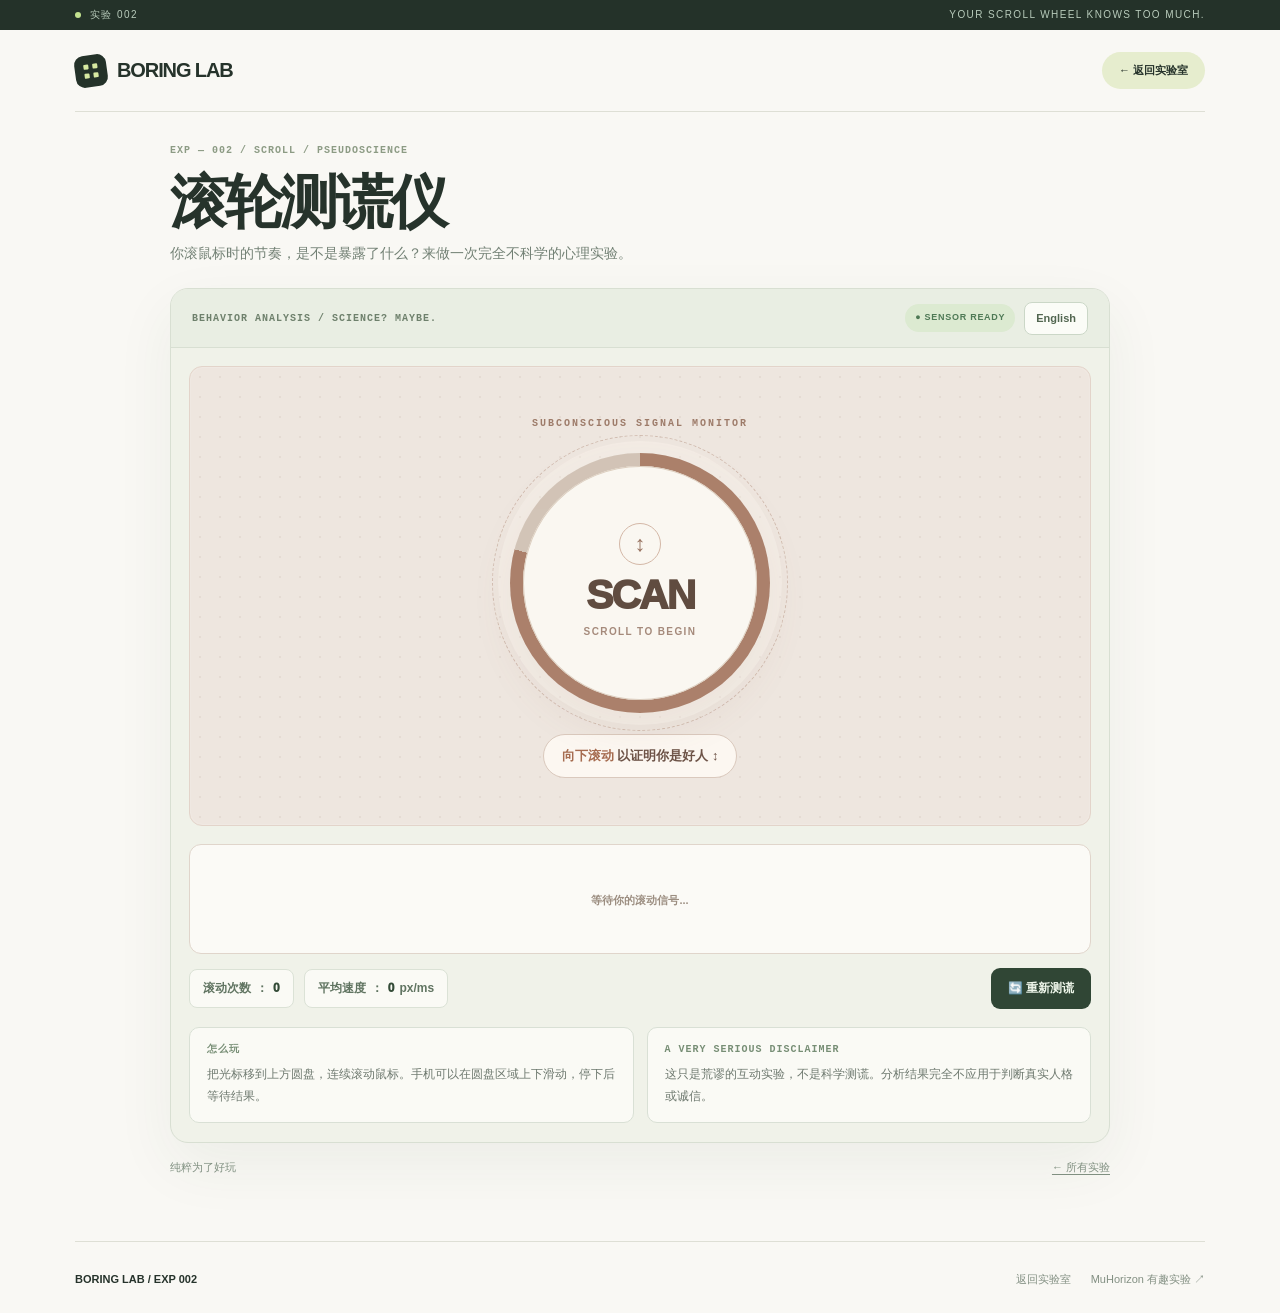
<file: lie-detector/index.html>
<!doctype html>
<html lang="zh-CN">
<head>
<meta charset="utf-8"><meta name="viewport" content="width=device-width,initial-scale=1">
<meta name="theme-color" content="#f9f8f4">
<title>滚轮测谎仪 | Boring Lab</title>
<meta name="description" content="你滚鼠标时的节奏，是不是暴露了什么？来做一次完全不科学的心理实验。">
<link rel="icon" type="image/svg+xml" href="/favicon.svg">
<link rel="stylesheet" href="/game.css">
<link rel="stylesheet" href="/legacy-game.css">
<link rel="stylesheet" href="/i18n.css"></head>
<body class="game-page legacy-page lie-page">
<div class="topline"><div class="wrap"><span><i class="status-led"></i>EXPERIMENT 002</span><span>YOUR SCROLL WHEEL KNOWS TOO MUCH.</span></div></div>
<header class="wrap nav"><a href="/" class="brand"><span class="brand-square"><i></i><i></i><i></i><i></i></span>BORING LAB</a><a href="/" class="pill-link" data-key="back">← 返回实验室</a></header>
<main class="wrap game-layout"><section class="game-hero"><div class="mono muted">EXP — 002 / SCROLL / PSEUDOSCIENCE</div><h1 data-key="title">滚轮测谎仪</h1><p data-key="hero_desc">你滚鼠标时的节奏，是不是暴露了什么？来做一次完全不科学的心理实验。</p></section>
<div class="legacy-shell"><div class="legacy-head"><span class="mono">BEHAVIOR ANALYSIS / SCIENCE? MAYBE.</span><div class="legacy-controls"><span class="legacy-live">● SENSOR READY</span><button type="button" class="lang-switch" id="langToggle">English</button></div></div>
<div class="legacy-stage" id="sensorStage" tabindex="0" role="region" aria-label="滚轮测谎检测区，用鼠标滚轮、手指滑动或方向键操作"><div class="gridlines" aria-hidden="true"></div>
<div class="stage-body"><div class="stage-label" style="color:#9d7b69;margin-bottom:22px">SUBCONSCIOUS SIGNAL MONITOR</div>
<div class="scanner-outer"><div class="scanner-core"><div class="sensor-icon">↕</div><strong>SCAN</strong><small>SCROLL TO BEGIN</small></div></div>
<div class="instruction"><em data-key="instruction_em">向下滚动</em> <span data-key="instruction_text">以证明你是好人</span> <span class="scroll-indicator">↕</span></div>
</div></div>
<div class="result-area" id="resultArea"><div class="result-text" id="resultText"><span data-key="waiting">等待你的滚动信号...</span></div></div>
<div class="stats"><span><span data-key="stat_scroll">滚动次数</span>：<span id="scrollCount">0</span></span><span><span data-key="stat_speed">平均速度</span>：<span id="avgSpeed">0</span> px/ms</span><span class="spacer"></span><button type="button" class="touch-wheel" id="simulateScroll" data-key="simulate_button">模拟滚动 ↕</button><button type="button" class="btn-retry" id="retryBtn" data-key="retry_btn">重新测谎</button></div>
<div class="legacy-note-grid"><div class="legacy-note"><div class="mono">HOW TO PLAY</div><p data-key="note_how">把光标移到上方圆盘，连续滚动鼠标。手机可以在圆盘区域上下滑动，停下后等待结果。</p></div><div class="legacy-note"><div class="mono">A VERY SERIOUS DISCLAIMER</div><p data-key="note_notice">这只是荒谬的互动实验，不是科学测谎。分析结果完全不应用于判断真实人格或诚信。</p></div></div>
</div>
<div class="legacy-subnav"><span>MADE FOR CURIOSITY, NOT PRODUCTIVITY</span><a href="/">← 所有实验</a></div>
</main>
<footer class="wrap footer game-footer legacy-footer"><strong>BORING LAB / EXP 002</strong><div class="footer-links"><a href="/">返回实验室</a><a href="https://muhorizon.org/experiments/" target="_blank" rel="noopener noreferrer">MuHorizon 有趣实验 ↗</a></div></footer>
<script src="/i18n.js"></script><script>
    (function() {
        // ---------- 语言包 ----------
        const translations = {
            zh: {
                page_title: '滚轮测谎仪 | Boring Lab',
                hero_desc: '你滚鼠标时的节奏，是不是暴露了什么？来做一次完全不科学的心理实验。',
                note_how: '把光标移到上方圆盘，连续滚动鼠标。手机可以在圆盘区域上下滑动，停下后等待结果。',
                note_notice: '这只是荒谬的互动实验，不是科学测谎。分析结果完全不应用于判断真实人格或诚信。',
                simulate_button: '模拟滚动 ↕',
                back: '← 返回实验室',
                title: '滚轮测谎仪',
                subtitle: '基于鼠标滚轮微表情的 潜意识分析',
                instruction_em: '向下滚动',
                instruction_text: '以证明你是好人',
                waiting: '等待你的滚动信号...',
                analyzing: '🔍 正在分析您的滚动微表情',
                no_scroll: '😅 您还没滚动呢，再试试吧',
                reset_done: '重置完成，请重新滚动',
                stat_scroll: '滚动次数',
                stat_speed: '平均速度',
                retry_btn: '🔄 重新测谎',
                toggle: 'English',
                // 结果分类 - 流畅组
                verdict_smooth: [
                    '您的滚动如丝绸般顺滑，内心坦荡，<span class="green">纯粹之人</span>。',
                    '毫无犹豫，您是一个<span class="green">果断且正直</span>的灵魂。',
                    '滚轮节奏完美，<span class="green">好人认证</span>通过。'
                ],
                // 结果分类 - 犹豫组
                verdict_guilty: [
                    '检测到明显的停顿与迟疑，您<span class="highlight">内心有愧</span>。',
                    '您的滚动暴露了潜意识的<span class="highlight">焦虑</span>，是否有所隐瞒？',
                    '节奏凌乱，<span class="highlight">您可能在说谎</span>。'
                ],
                // 结果分类 - 中间组
                verdict_mid: [
                    '中规中矩，您是个<span class="strong">普通人</span>，说不好好坏。',
                    '您的滚动透露出<span class="strong">一丝犹豫</span>，但整体可控。',
                    '看似平稳，但某些瞬间的停顿<span class="strong">出卖了您</span>。'
                ],
                // 详情后缀
                detail_suffix: [
                    '（CV={cv}，速度={speed}）',
                    '（基于 {count} 次滚动分析）',
                    '（置信度 {conf}%）'
                ]
            },
            en: {
                page_title: 'Scroll Lie Detector | Boring Lab',
                hero_desc: 'Can the rhythm of your mouse wheel reveal a secret? Take this gloriously unscientific test.',
                note_how: 'Scroll the mouse wheel over the circular sensor. On phones, swipe inside the sensor. Wait for the result after stopping.',
                note_notice: 'A playful, pseudoscientific experiment. This is not a real lie detector and cannot assess honesty or personality.',
                simulate_button: 'Simulate scroll ↕',
                back: '← Back to Lab',
                title: 'Scroll Lie Detector',
                subtitle: 'Subconscious analysis based on mouse wheel micro-expressions',
                instruction_em: 'Scroll down',
                instruction_text: 'to prove you\'re a good person',
                waiting: 'Waiting for your scroll signal...',
                analyzing: '🔍 Analyzing your scroll micro-expressions',
                no_scroll: '😅 You haven\'t scrolled yet, try again',
                reset_done: 'Reset complete, please scroll again',
                stat_scroll: 'Scrolls',
                stat_speed: 'Avg Speed',
                retry_btn: '🔄 Retry',
                toggle: '中文',
                verdict_smooth: [
                    'Your scrolling is smooth as silk, pure of heart — <span class="green">a virtuous soul</span>.',
                    'No hesitation, you are a <span class="green">decisive and honest</span> spirit.',
                    'Perfect scroll rhythm, <span class="green">good person certified</span>.'
                ],
                verdict_guilty: [
                    'Detected obvious pauses and hesitation — you <span class="highlight">have a guilty conscience</span>.',
                    'Your scrolling reveals subconscious <span class="highlight">anxiety</span>, are you hiding something?',
                    'Chaotic rhythm, <span class="highlight">you might be lying</span>.'
                ],
                verdict_mid: [
                    'Average, you\'re a <span class="strong">normal person</span>, neither good nor bad.',
                    'Your scrolling shows <span class="strong">a hint of hesitation</span>, but manageable.',
                    'Seems stable, but certain pauses <span class="strong">give you away</span>.'
                ],
                detail_suffix: [
                    '(CV={cv}, speed={speed})',
                    '(based on {count} scrolls)',
                    '({conf}% confidence)'
                ]
            }
        };

        let currentLang = 'zh';

        // DOM 引用
        const resultText = document.getElementById('resultText');
        const scrollCountSpan = document.getElementById('scrollCount');
        const avgSpeedSpan = document.getElementById('avgSpeed');
        const retryBtn = document.getElementById('retryBtn');
        const toggleBtn = document.getElementById('langToggle');

        // 数据
        let scrollEvents = [];
        let isAnalyzing = false;
        let analysisTimer = null;
        let scrollCounter = 0;

        // ---------- 语言切换 ----------
        function updateLanguage(lang) {
            const t = translations[lang];
            if (!t) return;

            // 更新所有带 data-key 的静态元素
            document.querySelectorAll('[data-key]').forEach(el => {
                const key = el.getAttribute('data-key');
                // 跳过 resultText，它由动态逻辑控制
                if (el.id === 'resultText') return;
                if (t[key] !== undefined) {
                    el.innerHTML = t[key];
                }
            });

            // 更新页面标题
            document.title = t.page_title;

            // 更新按钮文字
            toggleBtn.textContent = t.toggle;

            // 更新 resultText 中可能显示的内容（如果当前没有分析结果，显示 waiting）
            // 如果有动态结果，最好保持，但这里简单处理：如果 resultText 里包含等待、分析、无滚动等关键词，替换
            const currentText = resultText.textContent;
            // 如果当前显示的是等待、分析中、无滚动、重置完成等，用新语言替换
            // 但我们没法精准判断，简单策略：如果当前不是分析结果（没有彩色标签），就替换为 waiting
            // 但分析结果有 <span> 标签，我们用 innerHTML 包含标签来判断
            const html = resultText.innerHTML;
            // 如果包含 'green' 或 'highlight' 或 'strong' 类，说明是分析结果，保留
            if (html.includes('green') || html.includes('highlight') || html.includes('strong')) {
                // 这是分析结果，不覆盖（但语言切换时，结果内容应该用新语言重新生成？）
                // 但分析结果是基于数据生成的，切换到新语言后最好重新生成一次
                // 但由于语言切换不会触发重新分析，我们可以在切换语言时保持结果不变
                // 更合理的做法：如果当前有结果显示，保留结果，但不更改语言
                // 或者我们可以在切换语言时重新生成一次结果（如果有数据的话）
                // 这里我们选择：如果有数据且不是分析中，重新生成结果
                if (scrollEvents.length > 0 && !isAnalyzing) {
                    // 重新生成结果，使用新语言
                    performAnalysis(true);
                }
                // 否则保留
            } else {
                // 不是分析结果，替换为新语言的对应文字
                // 判断是 waiting 还是 no_scroll 还是 analyzing 还是 reset_done
                if (html.includes('等待') || html.includes('Waiting')) {
                    resultText.innerHTML = `<span style="color:#6a7a94;" data-key="waiting">${t.waiting}</span>`;
                } else if (html.includes('还没滚动') || html.includes('haven\'t scrolled')) {
                    resultText.innerHTML = t.no_scroll;
                } else if (html.includes('分析') || html.includes('Analyzing')) {
                    resultText.innerHTML = t.analyzing + ' <span class="scroll-indicator">·</span>';
                } else if (html.includes('重置') || html.includes('Reset')) {
                    resultText.innerHTML = t.reset_done;
                } else {
                    // 默认等待
                    resultText.innerHTML = `<span style="color:#6a7a94;" data-key="waiting">${t.waiting}</span>`;
                }
            }

            currentLang = lang;
        }

        // 切换语言
        function toggleLanguage() {
            const nextLang = (currentLang === 'zh') ? 'en' : 'zh';
            updateLanguage(nextLang);
        }

        toggleBtn.addEventListener('click', () => window.BoringI18n.toggle());
        window.addEventListener('boringlab:language', (e) => updateLanguage(e.detail.language));

        // ---------- 核心分析逻辑 ----------
        function onWheel(e) {
            e.preventDefault();
            if (isAnalyzing) return;

            const now = performance.now();
            const delta = e.deltaY;
            scrollEvents.push({ delta, time: now });
            scrollCounter++;
            scrollCountSpan.textContent = scrollCounter;

            if (analysisTimer) {
                clearTimeout(analysisTimer);
                analysisTimer = null;
            }

            const t = translations[currentLang];
            resultText.innerHTML = t.analyzing + ' <span class="scroll-indicator">·</span>';

            analysisTimer = setTimeout(() => {
                performAnalysis(false);
            }, 1500);
        }

        function performAnalysis(silent) {
            const t = translations[currentLang];

            if (scrollEvents.length === 0) {
                resultText.innerHTML = t.no_scroll;
                return;
            }

            isAnalyzing = true;

            const totalDelta = scrollEvents.reduce((sum, e) => sum + Math.abs(e.delta), 0);
            const duration = scrollEvents.length > 1 ? 
                (scrollEvents[scrollEvents.length-1].time - scrollEvents[0].time) : 100;
            const avgSpeed = totalDelta / duration;

            const intervals = [];
            for (let i = 1; i < scrollEvents.length; i++) {
                intervals.push(scrollEvents[i].time - scrollEvents[i-1].time);
            }
            let cv = 0;
            if (intervals.length > 1) {
                const mean = intervals.reduce((a,b) => a+b, 0) / intervals.length;
                const variance = intervals.reduce((s, val) => s + (val - mean)**2, 0) / intervals.length;
                const std = Math.sqrt(variance);
                cv = mean !== 0 ? std / mean : 0;
            } else {
                cv = 0.3;
            }

            avgSpeedSpan.textContent = avgSpeed.toFixed(1);

            let verdict = '';
            let detail = '';

            // 根据 cv 和速度选择结果
            if (cv < 0.25 && avgSpeed > 0.5) {
                const msgs = t.verdict_smooth;
                verdict = msgs[Math.floor(Math.random() * msgs.length)];
            } else if (cv > 0.6 || avgSpeed < 0.2) {
                const msgs = t.verdict_guilty;
                verdict = msgs[Math.floor(Math.random() * msgs.length)];
            } else {
                const msgs = t.verdict_mid;
                verdict = msgs[Math.floor(Math.random() * msgs.length)];
            }

            // 详情后缀
            const suffixes = t.detail_suffix;
            const suffixTemplate = suffixes[Math.floor(Math.random() * suffixes.length)];
            const conf = (60 + Math.random() * 30).toFixed(0);
            let detailText = suffixTemplate
                .replace('{cv}', cv.toFixed(2))
                .replace('{speed}', avgSpeed.toFixed(1))
                .replace('{count}', scrollEvents.length)
                .replace('{conf}', conf);

            resultText.innerHTML = `${verdict} <span style="color:#5a6a84;font-size:0.9rem;">${detailText}</span>`;

            isAnalyzing = false;
            analysisTimer = null;
        }

        function resetAll() {
            scrollEvents = [];
            scrollCounter = 0;
            scrollCountSpan.textContent = '0';
            avgSpeedSpan.textContent = '0';
            const t = translations[currentLang];
            resultText.innerHTML = t.reset_done;
            if (analysisTimer) {
                clearTimeout(analysisTimer);
                analysisTimer = null;
            }
            isAnalyzing = false;
        }

        // 绑定事件
        const sensor = document.getElementById('sensorStage');
        sensor.addEventListener('wheel', onWheel, { passive: false });
        // 手机端在检测区域滑动也能完成检测；保持原有的速度/节奏判定。
        let lastTouch = null;
        sensor.addEventListener('touchstart', e => { lastTouch = e.touches[0] ? { y:e.touches[0].clientY, time:performance.now() } : null; }, { passive:true });
        sensor.addEventListener('touchmove', e => {
            if (!lastTouch || !e.touches[0]) return;
            e.preventDefault();
            const y = e.touches[0].clientY, dy = lastTouch.y - y;
            if (Math.abs(dy) >= 3) { onWheel({preventDefault(){}, deltaY:dy}); lastTouch={y,time:performance.now()}; }
        }, {passive:false});
        sensor.addEventListener('touchend', () => {lastTouch=null;});
        // 对没有滚轮的设备提供替代输入，不改变结果判定规则。
        document.getElementById('simulateScroll').addEventListener('click',()=>onWheel({preventDefault(){},deltaY:78}));
        sensor.addEventListener('keydown',e=>{if(e.key==='ArrowDown'||e.key==='ArrowUp'||e.key===' '){e.preventDefault();onWheel({preventDefault(){},deltaY:e.key==='ArrowUp'?-80:80})}});
        retryBtn.addEventListener('click', resetAll);

        window.addEventListener('beforeunload', function() {
            sensor.removeEventListener('wheel', onWheel);
        });

        // ---------- 初始化 ----------
        // 默认中文，按钮显示 English
        updateLanguage(window.BoringI18n.getLanguage());
    })();
</script>
</body>
</html>
</file>
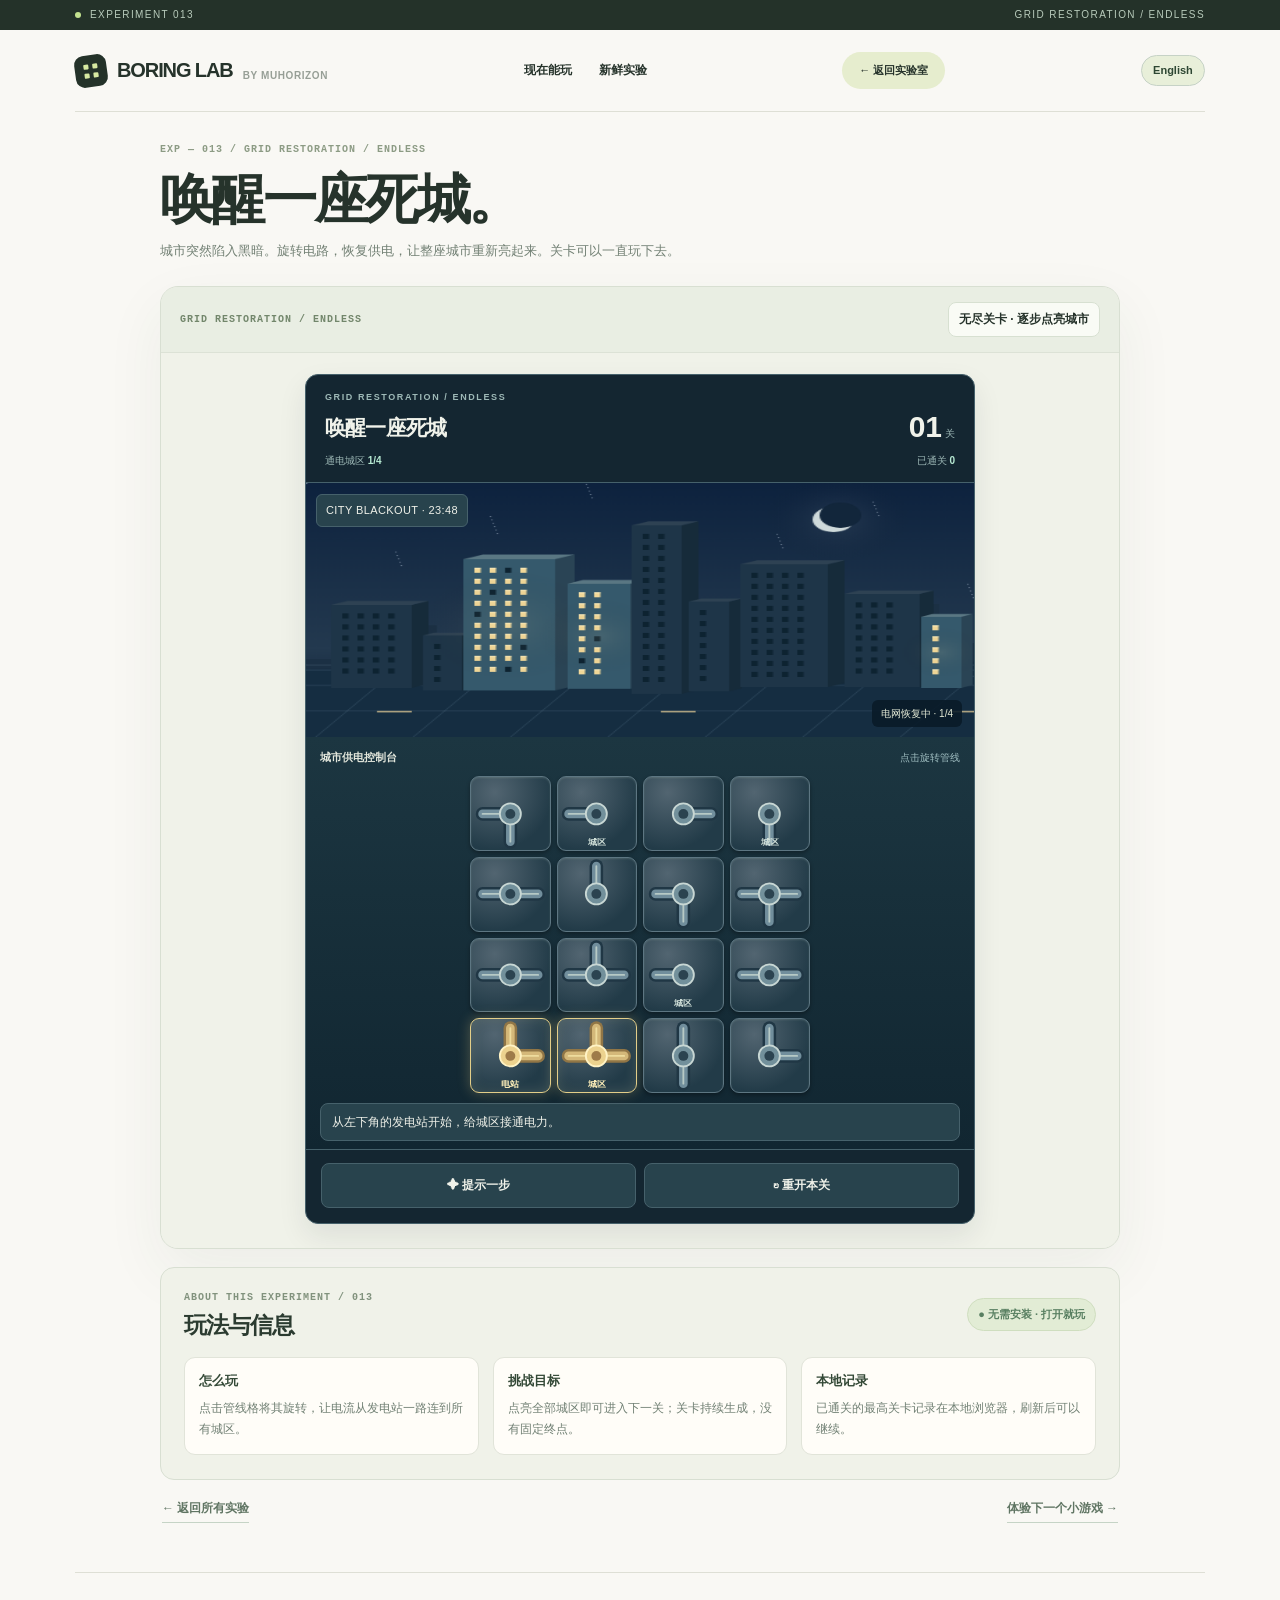
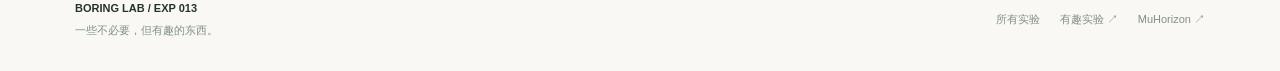
<file: light-city/index.html>
<!DOCTYPE html>

<html lang="zh-CN"><head><meta charset="utf-8"/><meta content="width=device-width,initial-scale=1,viewport-fit=cover" name="viewport"/><meta content="#142631" name="theme-color"/><title data-en="Wake the Sleeping City | Boring Lab" data-zh="唤醒一座死城 | Boring Lab">唤醒一座死城 | Boring Lab</title><meta content="无尽可解的城市供电关卡。旋转电线接通发电站，逐个点亮城市。" name="description"/><link href="https://boringlab.muhorizon.org/light-city/" rel="canonical"/><link href="/favicon.svg" rel="icon" type="image/svg+xml"/><link href="/site.css" rel="stylesheet"/><link href="/i18n.css" rel="stylesheet"/><link href="/new-games.css" rel="stylesheet"/><link href="/game.css" rel="stylesheet"/><link href="/light-city/game.css" rel="stylesheet"/><link href="/four-game-pages.css" rel="stylesheet"/></head><body class="game-page four-game-page four-light-city"><div class="topline"><div class="wrap"><span><i class="status-led"></i>EXPERIMENT 013</span><span>GRID RESTORATION / ENDLESS</span></div></div><header class="wrap nav"><a class="brand" href="/"><span class="brand-square"><i></i><i></i><i></i><i></i></span>BORING LAB<small class="byline">BY MUHORIZON</small></a><nav class="navlinks"><a data-en="Play now" data-zh="现在能玩" href="/#play">现在能玩</a><a data-en="New experiments" data-zh="新鲜实验" href="/#new">新鲜实验</a></nav><a class="pill-link" data-en="← Back to Lab" data-zh="← 返回实验室" href="/">← 返回实验室</a></header><main class="wrap game-layout four-game-layout"><section class="game-hero"><div class="mono">EXP — 013 / GRID RESTORATION / ENDLESS</div><h1 data-en="Wake the Sleeping City." data-zh="唤醒一座死城。">唤醒一座死城。</h1><p data-en="The city is in darkness. Rotate the circuits to restore power, light up the skyline, and keep advancing." data-zh="城市突然陷入黑暗。旋转电路，恢复供电，让整座城市重新亮起来。关卡可以一直玩下去。">城市突然陷入黑暗。旋转电路，恢复供电，让整座城市重新亮起来。关卡可以一直玩下去。</p></section><div class="play-card four-game-card"><div class="play-head"><div class="mono">GRID RESTORATION / ENDLESS</div><div class="play-head-right"><span class="stat-chip"><span data-en="ENDLESS LEVELS · LIGHT UP THE CITY" data-zh="无尽关卡 · 逐步点亮城市">无尽关卡 · 逐步点亮城市</span></span></div></div><div class="four-game-canvas"><div class="mini-device theme-metal" id="city-device" tabindex="0"><div class="mini-top"><div class="mini-over">GRID RESTORATION / ENDLESS</div><div class="mini-heading"><h1 data-en="Wake the Sleeping City" data-zh="唤醒一座死城">唤醒一座死城</h1><div class="mini-counter"><strong id="city-level">01</strong><small data-en="LVL" data-zh="关">关</small></div></div><div class="mini-meta"><span><span data-en="LIT DISTRICTS" data-zh="通电城区">通电城区</span> <strong id="city-score">0/4</strong></span><span><span data-en="CLEARED" data-zh="已通关">已通关</span> <strong id="city-cleared">0</strong></span></div></div><div class="mini-stage city-stage"><canvas height="300" id="city-canvas" width="480"></canvas><div class="mini-badge">CITY BLACKOUT · 23:48</div><div class="city-bottomline" id="city-label">全城停电 · 等待恢复</div></div><div class="city-controls"><div class="city-control-top"><strong data-en="CITY POWER GRID" data-zh="城市供电控制台">城市供电控制台</strong><span data-en="TAP TO ROTATE" data-zh="点击旋转管线">点击旋转管线</span></div><div class="city-board" id="city-board"></div><div class="mini-message" id="city-message">连接发电站和各个城区。</div></div><div class="mini-bottom"><div class="mini-actions"><button data-en="✦ HINT" data-zh="✦ 提示一步" id="city-hint">✦ 提示一步</button><button data-en="↻ RESTART LEVEL" data-zh="↻ 重开本关" id="city-reset">↻ 重开本关</button></div></div><div class="mini-overlay" hidden="" id="city-overlay"><div class="mini-modal"><div class="mini-over" data-en="POWER RESTORED · LEVEL CLEAR" data-zh="供电恢复 · 关卡完成">供电恢复 · 关卡完成</div><h2 id="city-win-title"></h2><div class="big" id="city-win-level"></div><p id="city-win-desc"></p><button data-en="NEXT CITY →" data-zh="下一座城市 →" id="city-next">下一座城市 →</button></div></div></div></div></div><section aria-label="Game information" class="experiment-information"><div class="experiment-information-head"><div><div class="mono">ABOUT THIS EXPERIMENT / 013</div><h2 data-en="How to play" data-zh="玩法与信息">玩法与信息</h2></div><span class="experiment-status" data-en="● INSTANT PLAY · NO INSTALL" data-zh="● 无需安装 · 打开就玩">● 无需安装 · 打开就玩</span></div><div class="experiment-information-grid"><div class="experiment-information-item"><h3 data-en="Controls" data-zh="怎么玩">怎么玩</h3><p data-en="Tap tiles to rotate the pipes. Connect the power station to every district." data-zh="点击管线格将其旋转，让电流从发电站一路连到所有城区。">点击管线格将其旋转，让电流从发电站一路连到所有城区。</p></div><div class="experiment-information-item"><h3 data-en="Your goal" data-zh="挑战目标">挑战目标</h3><p data-en="Light every district to unlock the next generated level. The challenge has no fixed ending." data-zh="点亮全部城区即可进入下一关；关卡持续生成，没有固定终点。">点亮全部城区即可进入下一关；关卡持续生成，没有固定终点。</p></div><div class="experiment-information-item"><h3 data-en="Local progress" data-zh="本地记录">本地记录</h3><p data-en="Your highest cleared level is saved locally so you can continue after refreshing." data-zh="已通关的最高关卡记录在本地浏览器，刷新后可以继续。">已通关的最高关卡记录在本地浏览器，刷新后可以继续。</p></div></div></section><nav aria-label="More experiments" class="experiment-bottom-nav"><a data-en="← All experiments" data-zh="← 返回所有实验" href="/">← 返回所有实验</a><a data-en="Try the next game →" data-zh="体验下一个小游戏 →" href="/tiny-room/">体验下一个小游戏 →</a></nav></main><footer class="wrap footer game-footer"><div><strong>BORING LAB / EXP 013</strong><div class="footer-tagline" data-en="Some wonderfully unnecessary things." data-zh="一些不必要，但有趣的东西。">一些不必要，但有趣的东西。</div></div><nav class="footer-links"><a data-en="All experiments" data-zh="所有实验" href="/">所有实验</a><a data-en="Fun experiments ↗" data-zh="有趣实验 ↗" href="https://muhorizon.org/experiments/" rel="noopener" target="_blank">有趣实验 ↗</a><a href="https://muhorizon.org/" rel="noopener" target="_blank">MuHorizon ↗</a></nav></footer><script src="/i18n.js"></script><script defer="" src="/light-city/game.js"></script></body></html>
</file>
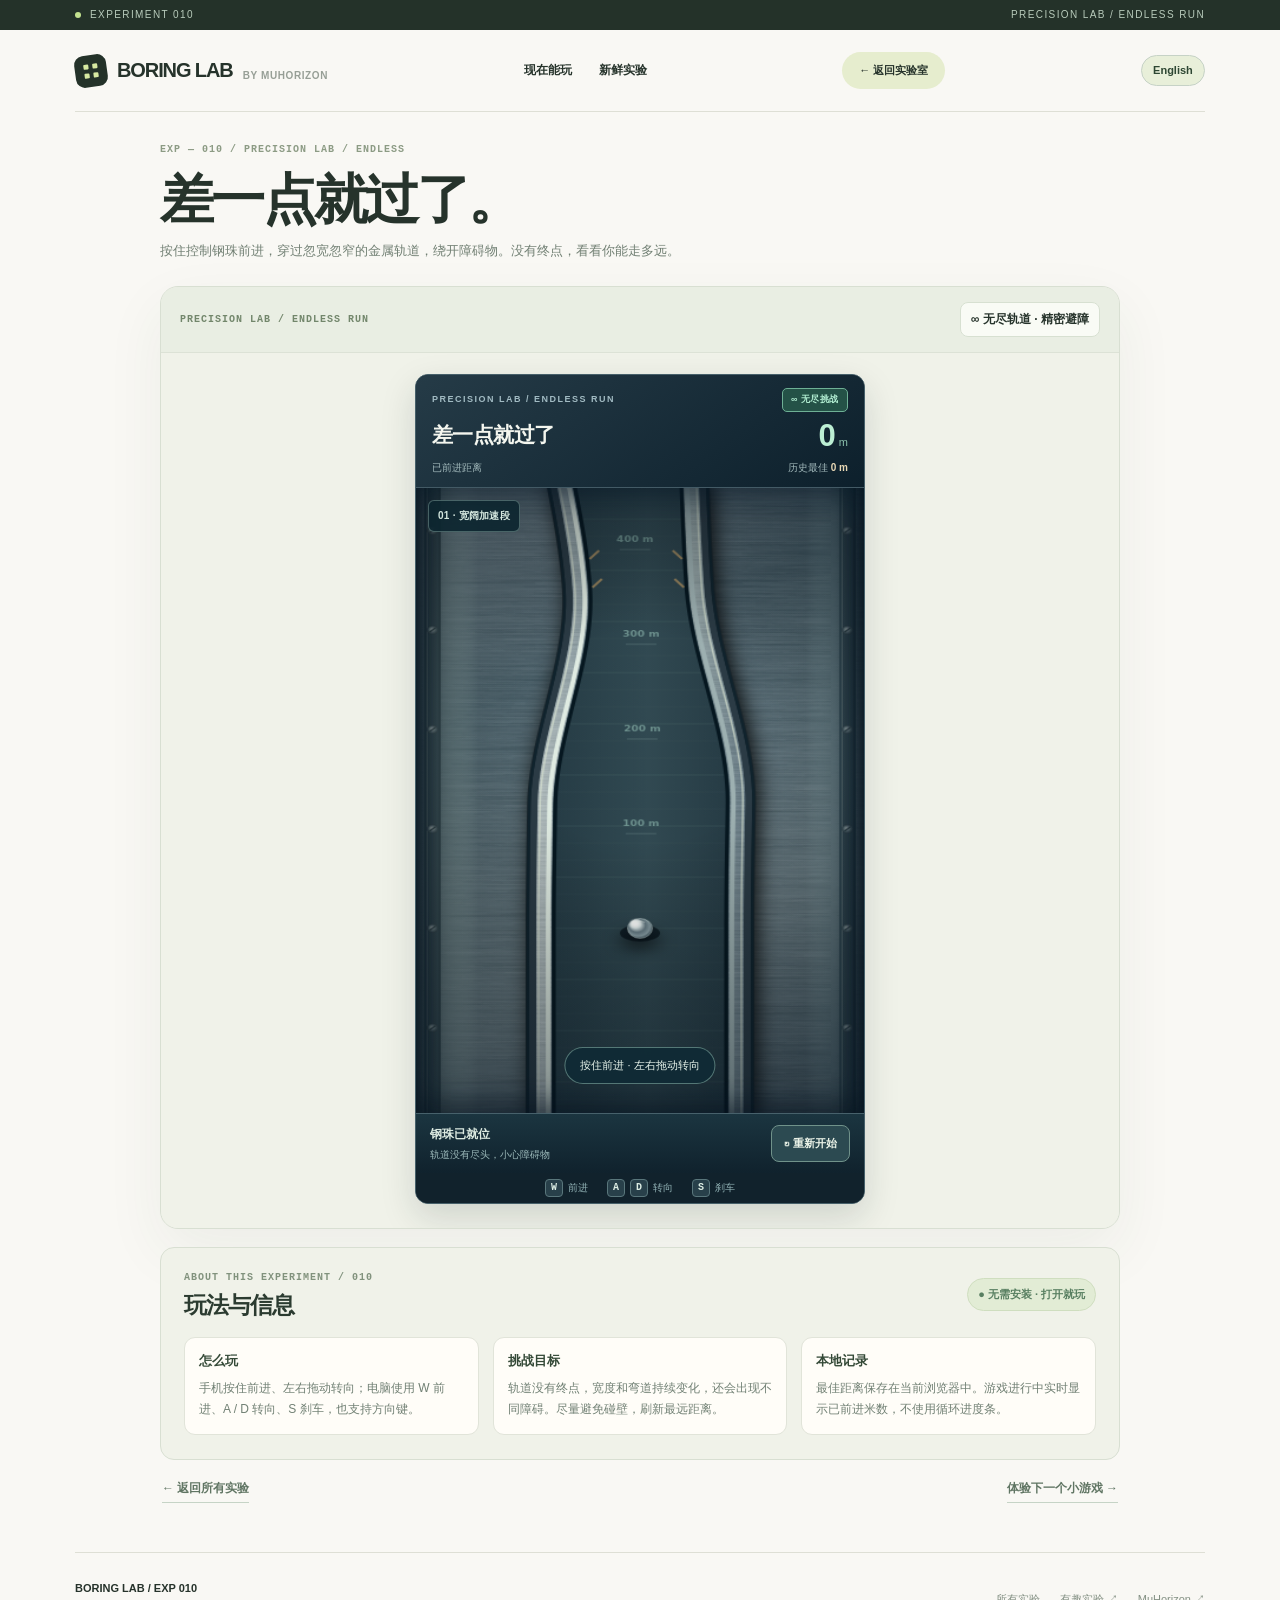
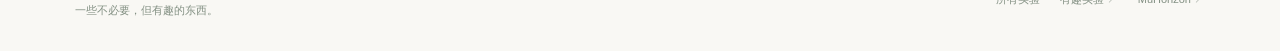
<file: near-miss/index.html>
<!doctype html>
<html lang="zh-CN">
<head>
<meta charset="utf-8">
<meta name="viewport" content="width=device-width,initial-scale=1,viewport-fit=cover">
<meta name="theme-color" content="#f9f8f4">
<title data-zh="差一点就过了 | Boring Lab" data-en="Almost Made It | Boring Lab">差一点就过了 | Boring Lab</title>
<meta name="description" content="差一点就过了：无尽金属轨道躲障碍小游戏。手机拖动，电脑用 W/A/D/S 控制，挑战最长距离。">
<link rel="canonical" href="https://boringlab.muhorizon.org/near-miss/">
<link rel="icon" href="/favicon.svg" type="image/svg+xml">
<link rel="stylesheet" href="/site.css">
<link rel="stylesheet" href="/i18n.css">
<link rel="stylesheet" href="/game.css">
<link rel="stylesheet" href="/four-game-pages.css">
<link rel="stylesheet" href="/near-miss/game.css">
</head>
<body class="game-page four-game-page near-miss-page">
<div class="topline"><div class="wrap"><span><i class="status-led"></i>EXPERIMENT 010</span><span>PRECISION LAB / ENDLESS RUN</span></div></div>
<header class="wrap nav">
<a class="brand" href="/"><span class="brand-square"><i></i><i></i><i></i><i></i></span>BORING LAB<small class="byline">BY MUHORIZON</small></a>
<nav class="navlinks"><a href="/#play" data-zh="现在能玩" data-en="Play now">现在能玩</a><a href="/#new" data-zh="新鲜实验" data-en="New experiments">新鲜实验</a></nav>
<a href="/" class="pill-link" data-zh="← 返回实验室" data-en="← Back to Lab">← 返回实验室</a>
</header>
<main class="wrap game-layout four-game-layout near-miss-layout" id="runMain">
<section class="game-hero"><div class="mono">EXP — 010 / PRECISION LAB / ENDLESS</div><h1 data-zh="差一点就过了。" data-en="Almost Made It.">差一点就过了。</h1><p data-zh="按住控制钢珠前进，穿过忽宽忽窄的金属轨道，绕开障碍物。没有终点，看看你能走多远。" data-en="Guide a steel ball along an endless metal track. Navigate bends, narrow gaps and obstacles. How far can you go?">按住控制钢珠前进，穿过忽宽忽窄的金属轨道，绕开障碍物。没有终点，看看你能走多远。</p></section>
<div class="play-card four-game-card near-miss-game-card">
<div class="play-head"><div class="mono">PRECISION LAB / ENDLESS RUN</div><div class="play-head-right"><span class="stat-chip" data-zh="∞ 无尽轨道 · 精密避障" data-en="∞ ENDLESS TRACK · PRECISION">∞ 无尽轨道 · 精密避障</span></div></div>
<div class="four-game-canvas near-miss-game-canvas"><div aria-label="差一点就过了，无尽轨道挑战" class="run-device" id="runDevice" tabindex="0">
<header class="run-top">
<div class="run-overline"><span>PRECISION LAB / ENDLESS RUN</span><span class="endless-label" data-en="∞ ENDLESS" data-zh="∞ 无尽挑战">∞ 无尽挑战</span></div>
<div class="run-heading"><h1 data-en="Almost Made It" data-zh="差一点就过了">差一点就过了</h1><div class="run-distance"><strong id="distance">0</strong><span>m</span></div></div>
<div class="run-meta"><span data-en="DISTANCE TRAVELED" data-zh="已前进距离">已前进距离</span><span><span data-en="BEST" data-zh="历史最佳">历史最佳</span> <strong id="best">0 m</strong></span></div>
</header>
<div class="run-stage" id="runStage">
<canvas aria-label="钢珠轨道。按住或 W 前进，左右拖动或 A/D 转向，S 刹车" height="660" id="runCanvas" width="380"></canvas>
<div class="run-zone" id="zone">01 · 工业直道</div>
<div class="run-danger" data-en="DANGER · COLLISION" data-zh="危险 · 接近障碍" id="danger">危险 · 接近障碍</div>
<div class="run-guide" data-en="HOLD TO MOVE · DRAG TO STEER" data-zh="按住前进 · 左右拖动转向" id="guide">按住前进 · 左右拖动转向</div>
<div aria-live="polite" class="run-milestone" id="milestone"></div>
<div class="run-overlay" hidden="" id="overlay">
<div class="run-modal">
<div class="result-kicker">PRECISION RUN / RESULT</div>
<h2 id="resultTitle">就差一点！</h2>
<div class="result-distance"><strong id="resultDistance">0</strong> <small>m</small></div>
<p id="resultReason">钢珠撞上了障碍物。</p>
<div class="result-grid">
<div><strong id="resultBest">0 m</strong><small data-en="PERSONAL BEST" data-zh="最佳距离">最佳距离</small></div>
<div><strong id="resultTime">0.0 s</strong><small data-en="TIME SURVIVED" data-zh="坚持时间">坚持时间</small></div>
</div>
<button class="result-retry" data-en="↻ TRY AGAIN" data-zh="↻ 再试一次" id="retry" type="button">↻ 再试一次</button>
</div>
</div>
</div>
<div class="run-footer">
<div class="run-state"><strong id="status">钢珠已就位</strong><span id="detail">轨道没有尽头，小心障碍物</span></div>
<button class="restart" data-en="↻ RESTART" data-zh="↻ 重新开始" id="restart" type="button">↻ 重新开始</button>
</div>
<div aria-label="键盘控制提示" class="run-keys"><span><kbd>W</kbd> <span data-en="GO" data-zh="前进">前进</span></span><span><kbd>A</kbd><kbd>D</kbd> <span data-en="STEER" data-zh="转向">转向</span></span><span><kbd>S</kbd> <span data-en="BRAKE" data-zh="刹车">刹车</span></span></div>
</div></div>
</div>
<section class="experiment-information" aria-label="Game information">
<div class="experiment-information-head"><div><div class="mono">ABOUT THIS EXPERIMENT / 010</div><h2 data-zh="玩法与信息" data-en="How to play">玩法与信息</h2></div><span class="experiment-status" data-zh="● 无需安装 · 打开就玩" data-en="● INSTANT PLAY · NO INSTALL">● 无需安装 · 打开就玩</span></div>
<div class="experiment-information-grid">
<div class="experiment-information-item"><h3 data-zh="怎么玩" data-en="Controls">怎么玩</h3><p data-zh="手机按住前进、左右拖动转向；电脑使用 W 前进、A / D 转向、S 刹车，也支持方向键。" data-en="On mobile, hold to accelerate and drag to steer. On desktop, use W to move, A / D to steer and S to brake. Arrow keys also work.">手机按住前进、左右拖动转向；电脑使用 W 前进、A / D 转向、S 刹车，也支持方向键。</p></div>
<div class="experiment-information-item"><h3 data-zh="挑战目标" data-en="Your goal">挑战目标</h3><p data-zh="轨道没有终点，宽度和弯道持续变化，还会出现不同障碍。尽量避免碰壁，刷新最远距离。" data-en="There is no finish line. Track widths, turns and hazards keep changing. Avoid collisions and beat your distance record.">轨道没有终点，宽度和弯道持续变化，还会出现不同障碍。尽量避免碰壁，刷新最远距离。</p></div>
<div class="experiment-information-item"><h3 data-zh="本地记录" data-en="Local progress">本地记录</h3><p data-zh="最佳距离保存在当前浏览器中。游戏进行中实时显示已前进米数，不使用循环进度条。" data-en="Your best distance stays in this browser. The current run shows meters traveled, with no looping progress bar.">最佳距离保存在当前浏览器中。游戏进行中实时显示已前进米数，不使用循环进度条。</p></div>
</div></section>
<nav class="experiment-bottom-nav" aria-label="More experiments"><a href="/" data-zh="← 返回所有实验" data-en="← All experiments">← 返回所有实验</a><a href="/tower-balance/" data-zh="体验下一个小游戏 →" data-en="Try the next game →">体验下一个小游戏 →</a></nav>
</main>
<footer class="wrap footer game-footer"><div><strong>BORING LAB / EXP 010</strong><div class="footer-tagline" data-zh="一些不必要，但有趣的东西。" data-en="Some wonderfully unnecessary things.">一些不必要，但有趣的东西。</div></div><nav class="footer-links"><a href="/" data-zh="所有实验" data-en="All experiments">所有实验</a><a href="https://muhorizon.org/experiments/" target="_blank" rel="noopener" data-zh="有趣实验 ↗" data-en="Fun experiments ↗">有趣实验 ↗</a><a href="https://muhorizon.org/" target="_blank" rel="noopener">MuHorizon ↗</a></nav></footer>
<script src="/i18n.js"></script><script src="/near-miss/game.js" defer></script>
</body>
</html>
</file>
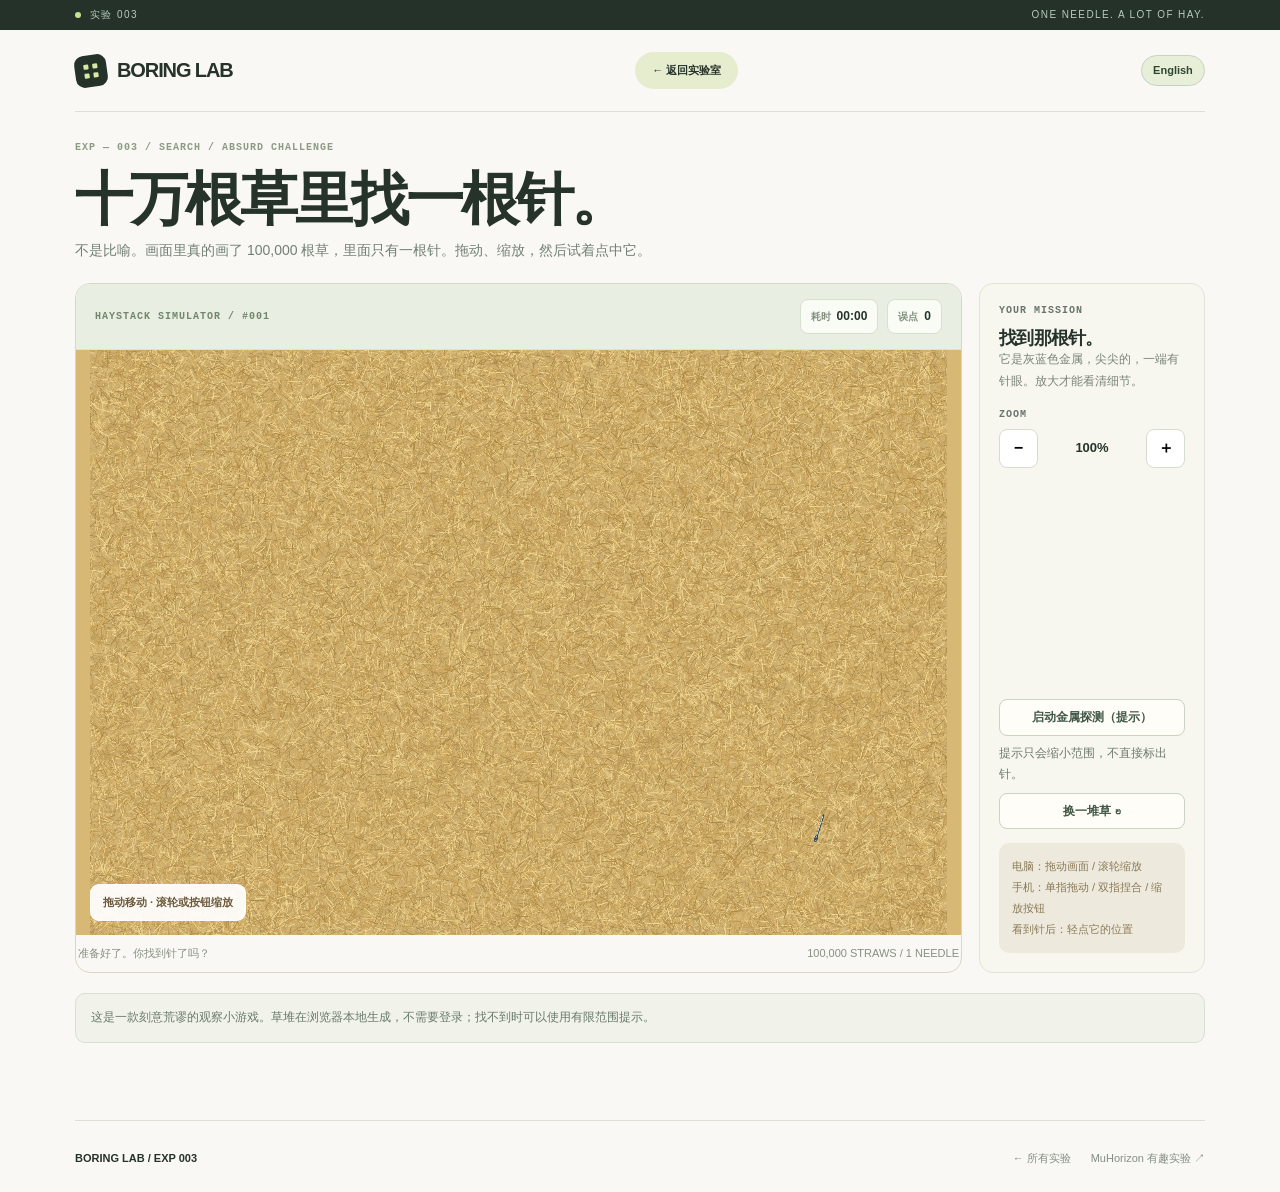
<file: needle/index.html>
<!doctype html><html lang="zh-CN"><head><meta charset="utf-8"><meta name="viewport" content="width=device-width,initial-scale=1"><meta name="theme-color" content="#f9f8f4"><title>十万根草里找一根针 | Boring Lab</title><meta name="description" content="你面前真的有十万根草，里面藏了一根针。拖动地图、缩放寻找，找到了就算赢。"><link rel="stylesheet" href="/game.css"><style>
.search-layout{display:grid;grid-template-columns:minmax(0,1fr) 226px;gap:17px}.board{position:relative;overflow:hidden;background:#d1b779;touch-action:none;min-height:410px}.board canvas{display:block;width:100%;height:100%;touch-action:none;cursor:grab}.board canvas:active{cursor:grabbing}.board-indicator{pointer-events:none;position:absolute;left:14px;bottom:14px;background:#ffffffed;border:1px solid #ffffff99;border-radius:9px;padding:9px 12px;font-size:11px;font-weight:700;color:#6c593b}.loading{position:absolute;inset:0;display:grid;place-content:center;text-align:center;gap:15px;color:#655237;background:#e6d3a8;z-index:5;font-weight:850}.loading small{font-size:11px;letter-spacing:.04em}.loading[hidden]{display:none!important}.side{padding:19px;border:1px solid #e2e2d7;background:#f7f7f0;border-radius:14px;display:flex;flex-direction:column;gap:14px}.side h2{font-size:18px;line-height:1.25;letter-spacing:-.04em;margin:0}.side p{font-size:12px;line-height:1.8;color:#7a8575;margin:0}.zoom-control{display:flex;align-items:center;gap:8px}.zoom-control button{width:39px;height:39px;border:1px solid #d6ddce;border-radius:8px;background:white;font-weight:900}.zoom-control span{flex:1;text-align:center;font-size:13px;font-weight:900;font-variant-numeric:tabular-nums}.side .side-bottom{margin-top:auto}.statusline{color:#6f7a6c;font-size:12px;min-height:40px;line-height:1.75}.board-wrap{position:relative;border-radius:15px;overflow:hidden;border:1px solid #d9d6c4}.board{height:min(65vh,600px)}.help-table{padding:13px;border-radius:10px;background:#ede9dc;font-size:11px;line-height:1.9;color:#8a7a56}.small-key{border:1px solid #d5d0bf;border-radius:4px;padding:1px 5px;background:#fffdf5}.board-footer{display:flex;justify-content:space-between;align-items:center;padding:10px 2px;color:#879083;font-size:11px;flex-wrap:wrap;gap:8px}@media(max-width:780px){.search-layout{grid-template-columns:1fr}.board{height:57vh;min-height:340px}.side{display:grid;grid-template-columns:1fr 1fr;gap:12px}.side .side-bottom{margin-top:0}.help-table{grid-column:1/-1}.side h2{font-size:16px}}@media(max-width:450px){.board{height:53vh;min-height:340px}.play-head-right .stat-chip:last-child{display:none}.side{grid-template-columns:1fr 1fr}.side p{font-size:11px}}
</style><link rel="icon" type="image/svg+xml" href="/favicon.svg"><link rel="stylesheet" href="/i18n.css"></head><body class="game-page"><div class="topline"><div class="wrap"><span><i class="status-led"></i>EXPERIMENT 003</span><span>ONE NEEDLE. A LOT OF HAY.</span></div></div><header class="wrap nav"><a href="/" class="brand"><span class="brand-square"><i></i><i></i><i></i><i></i></span>BORING LAB</a><a href="/" class="pill-link">← 返回实验室</a></header><main class="wrap game-layout"><section class="game-hero"><div class="mono">EXP — 003 / SEARCH / ABSURD CHALLENGE</div><h1>十万根草里找一根针。</h1><p>不是比喻。画面里真的画了 100,000 根草，里面只有一根针。拖动、缩放，然后试着点中它。</p></section><div class="search-layout"><div class="board-wrap"><div class="play-head"><span class="mono">HAYSTACK SIMULATOR / #001</span><div class="play-head-right"><span class="stat-chip"><small>耗时</small><span id="elapsed">00:00</span></span><span class="stat-chip"><small>误点</small><span id="mistakes">0</span></span></div></div><div class="board" id="board"><canvas id="hayCanvas" aria-label="草堆里找针的游戏区域"></canvas><div class="loading" id="loading"><div>正在撒下第 <span id="hayCount">0</span> 根草……</div><small>正在准备场景，首次加载可能需要片刻</small></div><div class="board-indicator" id="mapHint">拖动移动 · 滚轮或按钮缩放</div><div class="result-overlay" id="result" hidden><span class="mono">MISSION COMPLETED</span><h2>你居然真的找到了。</h2><p id="winDesc"></p><button class="btn-light" id="newGame" type="button">再找另一根 ↗</button></div></div><div class="board-footer"><span id="feedback" aria-live="polite">从整片草堆开始，慢慢寻找。</span><span>100,000 STRAWS / 1 NEEDLE</span></div></div><aside class="side"><div><div class="mono muted" style="margin-bottom:8px">YOUR MISSION</div><h2>找到那根针。</h2><p>它是灰蓝色金属，尖尖的，一端有针眼。放大才能看清细节。</p></div><div><div class="mono muted" style="margin-bottom:7px">ZOOM</div><div class="zoom-control"><button id="zoomOut" type="button" aria-label="缩小">−</button><span id="zoomText">100%</span><button id="zoomIn" type="button" aria-label="放大">＋</button></div></div><div class="side-bottom"><button type="button" class="game-button" id="hint" style="width:100%">启动金属探测（提示）</button><div class="statusline" id="hintDesc" aria-live="polite" style="margin-top:7px">提示只会缩小范围，不直接标出针。</div><button type="button" class="game-button" id="reshuffle" style="width:100%;margin-top:8px">换一堆草 ↻</button></div><div class="help-table">电脑：拖动画面 / 滚轮缩放<br>手机：单指拖动 / 双指捏合 / 缩放按钮<br>看到针后：轻点它的位置</div></aside></div><p class="note" style="margin-top:20px">这是一款刻意荒谬的观察小游戏。草堆在浏览器本地生成，不需要登录；找不到时可以使用有限范围提示。</p></main><footer class="wrap footer game-footer"><strong>BORING LAB / EXP 003</strong><div class="footer-links"><a href="/">← 所有实验</a><a href="https://muhorizon.org/experiments/" target="_blank" rel="noopener noreferrer">MuHorizon 有趣实验 ↗</a></div></footer>
<script src="/i18n.js"></script><script>
(()=>{'use strict';const $=s=>document.querySelector(s),canvas=$('#hayCanvas'),board=$('#board'),ctx=canvas.getContext('2d',{alpha:false});const WW=2200,WH=1500,COUNT=100000;let scene=document.createElement('canvas');scene.width=WW;scene.height=WH;let art=scene.getContext('2d',{alpha:false});let needle={x:1100,y:750,angle:.32};let zoom=1,camX=WW/2,camY=WH/2,w=0,h=0,dpr=1,renderRequested=false,ready=false,started=0,wrong=0,hints=0,beacon=false;let activePointers=new Map(),dragged=0,lastPointer=null,pinchDistance=0;let generation=0;let seed=127;function rand(){seed=(seed*1664525+1013904223)>>>0;return seed/4294967296;}function clamp(v,a,b){return Math.max(a,Math.min(b,v))}function fit(){return Math.min(w/WW,h/WH)}function scale(){return fit()*zoom}function limitCam(){const s=scale(),halfW=w/(s*2),halfH=h/(s*2);camX=halfW>=WW/2?WW/2:clamp(camX,halfW,WW-halfW);camY=halfH>=WH/2?WH/2:clamp(camY,halfH,WH-halfH)}function resize(){const rect=board.getBoundingClientRect();w=rect.width;h=rect.height;dpr=Math.min(2,window.devicePixelRatio||1);canvas.width=Math.max(1,Math.floor(w*dpr));canvas.height=Math.max(1,Math.floor(h*dpr));limitCam();schedule()}function schedule(){if(renderRequested)return;renderRequested=true;requestAnimationFrame(()=>{renderRequested=false;draw()})}function draw(){ctx.setTransform(dpr,0,0,dpr,0,0);ctx.fillStyle='#d7b875';ctx.fillRect(0,0,w,h);if(!ready)return;let s=scale();ctx.save();ctx.translate(w/2-camX*s,h/2-camY*s);ctx.scale(s,s);ctx.drawImage(scene,0,0);if(beacon){const t=performance.now()/600;ctx.beginPath();ctx.arc(needle.x,needle.y,230+15*Math.sin(t),0,Math.PI*2);ctx.lineWidth=8/s;ctx.strokeStyle='#e25f4399';ctx.setLineDash([25/s,12/s]);ctx.stroke();ctx.setLineDash([])}ctx.restore();$('#zoomText').textContent=Math.round(zoom*100)+'%';}function needleDraw(){art.save();art.translate(needle.x,needle.y);art.rotate(needle.angle);art.strokeStyle='#344b58';art.lineWidth=4.6;art.lineCap='round';art.beginPath();art.moveTo(-31,0);art.lineTo(34,0);art.stroke();art.strokeStyle='#dfebed';art.lineWidth=1.8;art.beginPath();art.moveTo(-28,-1);art.lineTo(30,-1);art.stroke();art.strokeStyle='#294756';art.lineWidth=2;art.beginPath();art.ellipse(-29,0,8,3.8,0,0,Math.PI*2);art.stroke();art.restore()}function drawStraw(){const x=rand()*WW,y=rand()*WH,a=rand()*Math.PI*2,len=8+rand()*33;const tones=['#d2af64','#c6a05b','#e9cc88','#ab8946','#b79658','#f2d994','#c09a52','#dbbb76'];art.strokeStyle=tones[Math.floor(rand()*tones.length)];art.lineWidth=.65+rand()*1.65;art.beginPath();art.moveTo(x,y);art.lineTo(x+Math.cos(a)*len,y+Math.sin(a)*len);art.stroke()}function create(){const token=++generation;ready=false;beacon=false;hints=0;wrong=0;zoom=1;camX=WW/2;camY=WH/2;started=0;$('#mistakes').textContent='0';$('#elapsed').textContent='00:00';$('#hintDesc').textContent='提示只会缩小范围，不直接标出针。';$('#hint').disabled=false;$('#result').hidden=true;$('#loading').hidden=false;$('#feedback').textContent='正在重新铺草……';seed=(Date.now()^Math.round(Math.random()*1e9))>>>0;needle={x:230+rand()*(WW-460),y:190+rand()*(WH-380),angle:rand()*Math.PI-Math.PI/2};art.fillStyle='#cdb071';art.fillRect(0,0,WW,WH);let done=0;function batch(){if(token!==generation)return;const stop=Math.min(COUNT,done+4000);for(;done<stop;done++){if(done===97000)needleDraw();drawStraw()}$('#hayCount').textContent=done.toLocaleString('en-US');if(done<COUNT)requestAnimationFrame(batch);else{ready=true;started=performance.now();$('#loading').hidden=true;$('#feedback').textContent='准备好了。你找到针了吗？';resize()}}requestAnimationFrame(batch)}function worldAt(px,py){const s=scale();return{x:camX+(px-w/2)/s,y:camY+(py-h/2)/s}}function zoomAt(z,px=w/2,py=h/2){if(!ready)return;const before=worldAt(px,py);zoom=clamp(z,1,6);const s=scale();camX=before.x-(px-w/2)/s;camY=before.y-(py-h/2)/s;limitCam();schedule()}function pointerCoords(e){const r=canvas.getBoundingClientRect();return{x:e.clientX-r.left,y:e.clientY-r.top}}function pointDistance(a,b){return Math.hypot(a.x-b.x,a.y-b.y)}canvas.addEventListener('pointerdown',e=>{if(!ready||!$('#result').hidden)return;canvas.setPointerCapture(e.pointerId);const p=pointerCoords(e);activePointers.set(e.pointerId,p);dragged=0;lastPointer=p;if(activePointers.size===2){const ar=[...activePointers.values()];pinchDistance=pointDistance(ar[0],ar[1]);}});canvas.addEventListener('pointermove',e=>{if(!activePointers.has(e.pointerId)||!ready)return;const previous=activePointers.get(e.pointerId),p=pointerCoords(e);activePointers.set(e.pointerId,p);dragged+=pointDistance(previous,p);if(activePointers.size===2){const ar=[...activePointers.values()],dist=pointDistance(ar[0],ar[1]);if(pinchDistance){const mid={x:(ar[0].x+ar[1].x)/2,y:(ar[0].y+ar[1].y)/2};zoomAt(zoom*dist/pinchDistance,mid.x,mid.y)}pinchDistance=dist}else{const s=scale();camX-=(p.x-previous.x)/s;camY-=(p.y-previous.y)/s;limitCam();schedule()}});function endPointer(e){if(!activePointers.has(e.pointerId))return;const p=pointerCoords(e);const taps=activePointers.size===1&&dragged<9;activePointers.delete(e.pointerId);pinchDistance=0;if(taps&&ready){const pos=worldAt(p.x,p.y);const distance=pointDistance(pos,needle);if(distance<34){win()}else{wrong++;$('#mistakes').textContent=wrong;$('#feedback').textContent=['不是这里，再看仔细一点。','草确实很多，但是针只有一根。','感觉很接近？你可能想多了。'][wrong%3]}}}canvas.addEventListener('pointerup',endPointer);canvas.addEventListener('pointercancel',e=>{activePointers.delete(e.pointerId);pinchDistance=0});canvas.addEventListener('wheel',e=>{if(!ready)return;e.preventDefault();const p=pointerCoords(e);zoomAt(zoom*(e.deltaY<0?1.2:.83),p.x,p.y)},{passive:false});$('#zoomIn').addEventListener('click',()=>zoomAt(zoom*1.4));$('#zoomOut').addEventListener('click',()=>zoomAt(zoom/1.4));$('#hint').addEventListener('click',()=>{if(!ready)return;hints++;beacon=true;$('#hintDesc').textContent='探测器圈出一片区域，针就在圈内。';$('#hint').disabled=true;zoomAt(Math.max(zoom,1.8));schedule()});function win(){const sec=Math.floor((performance.now()-started)/1000);$('#winDesc').textContent=`耗时 ${sec} 秒，误点 ${wrong} 次${hints?'，使用了探测提示':''}。这真的是十万根草里唯一一根针。`;$('#result').hidden=false;beacon=false;schedule()}$('#newGame').addEventListener('click',create);$('#reshuffle').addEventListener('click',create);setInterval(()=>{if(ready&&$('#result').hidden){const s=Math.floor((performance.now()-started)/1000);$('#elapsed').textContent=String(Math.floor(s/60)).padStart(2,'0')+':'+String(s%60).padStart(2,'0')}if(beacon)schedule()},250);window.addEventListener('resize',resize);resize();create()})();
</script></body></html>
</file>
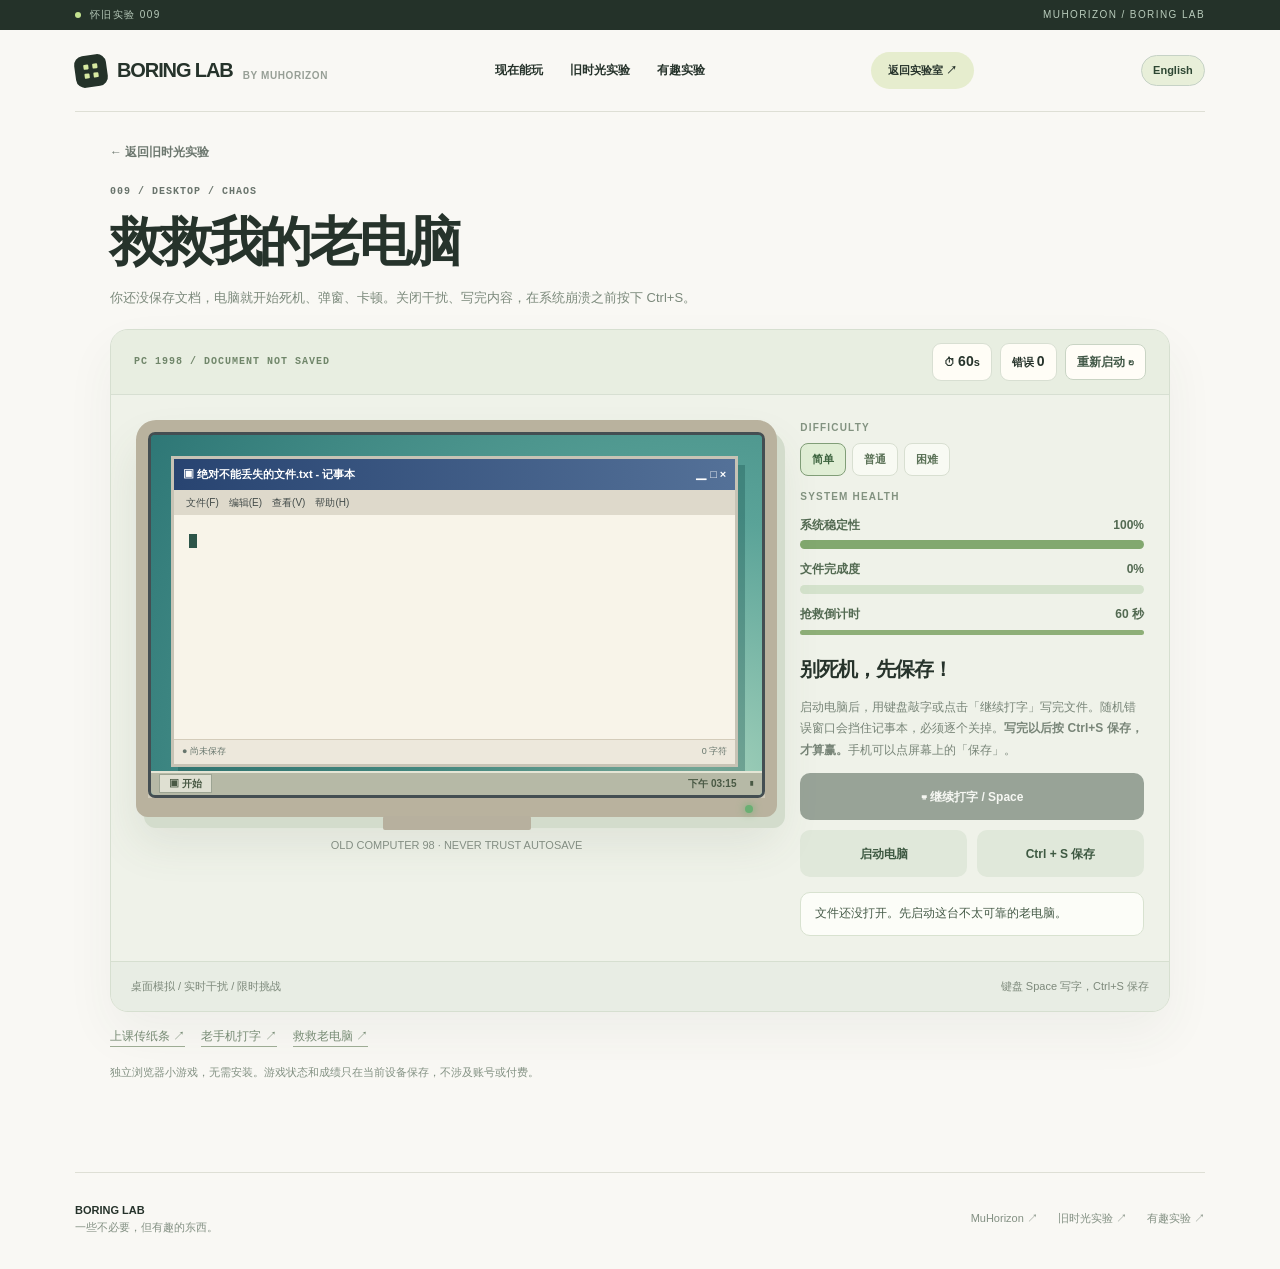
<file: old-computer/index.html>
<!doctype html><html lang="zh-CN"><head><meta charset="utf-8"><meta name="viewport" content="width=device-width,initial-scale=1"><meta name="theme-color" content="#f9f8f4"><title>救救我的老电脑 | Boring Lab</title><meta name="description" content="你还没保存文档，电脑就开始死机、弹窗、卡顿。关闭干扰、写完内容，在系统崩溃之前按下 Ctrl+S。"><link rel="canonical" href="https://boringlab.muhorizon.org/old-computer/"><link rel="stylesheet" href="/retro.css"><link rel="icon" type="image/svg+xml" href="/favicon.svg"><style>
.computer-grid{display:grid;grid-template-columns:minmax(0,1.25fr) minmax(235px,.67fr);gap:23px;align-items:start}.crt{background:#cfcab8;border:12px solid #b9b29e;border-bottom-width:19px;border-radius:20px 20px 12px 12px;position:relative;box-shadow:8px 11px 0 #d3dccc,0 26px 45px #495c451b;max-width:700px;margin:auto}.crt:before{content:"";position:absolute;bottom:-32px;left:38%;width:24%;height:14px;background:#b7b09e;border-radius:2px}.crt .power{position:absolute;bottom:-15px;right:12px;width:8px;height:8px;border-radius:50%;background:#6aaf73;box-shadow:0 0 8px #6aaf73}.desktop{background:#39807b;min-height:366px;position:relative;overflow:hidden;border:3px solid #444e52;border-radius:7px;isolation:isolate}.desktop:before{content:"";position:absolute;inset:0;background:radial-gradient(circle at 90% 100%,#a6d3bc 0%,#5aa398 42%,#2e7776 100%);z-index:-1}.pc-window{position:absolute;inset:21px 24px 28px 20px;background:#f8f4e9;box-shadow:7px 9px 0 #174f4b55;border:3px solid #c7c3b5;display:flex;flex-direction:column;transition:transform .08s}.pc-window.glitch{transform:translate(3px,-2px)}.pc-title{background:linear-gradient(90deg,#284471,#547198);color:#fff;display:flex;justify-content:space-between;align-items:center;font-size:11px;font-weight:800;padding:7px 9px}.pc-menubar{background:#ded9cb;font-size:10px;padding:5px 12px;color:#444c4a}.pc-content{flex:1;padding:15px;color:#243c38;font:13px/1.75 'Courier New',monospace;white-space:pre-wrap;overflow:hidden;overflow-wrap:anywhere}.pc-caret{display:inline-block;width:8px;height:14px;background:#2d5549;animation:blink .8s steps(1) infinite;vertical-align:middle}.pc-status{background:#ede8dc;padding:5px 8px;font-size:9px;color:#67766d;border-top:1px solid #d4ccba;display:flex;justify-content:space-between}.taskbar{position:absolute;bottom:0;left:0;right:0;height:24px;background:#b6b9a6;border-top:2px solid #e4e5d5;display:flex;align-items:center;justify-content:space-between;padding:0 8px;color:#495944;font-size:10px;font-weight:900}.startbtn{padding:1px 9px;background:#dfe0d2;border:1px solid #9ca493}.alert{position:absolute;z-index:10;width:min(79%,320px);left:11%;top:23%;background:#e9e7db;border:3px solid #c6c3b9;box-shadow:7px 9px 0 #174b4c55;animation:appear .15s ease-out}.alert-head{background:#344e7a;color:#fff;font-size:10px;display:flex;align-items:center;justify-content:space-between;padding:5px 7px;font-weight:800}.alert-head button{background:#e9e5dc;color:#35425a;border:1px solid #999caa;width:23px;height:22px;font-size:16px;line-height:1}.alert-body{display:grid;grid-template-columns:34px 1fr;gap:9px;padding:15px 12px;color:#3f4c46;align-items:start}.alert-body b{font-size:25px;color:#ca9863}.alert-body p{margin:0;font-size:12px;line-height:1.65}.alert-actions{text-align:right;padding:0 12px 12px}.alert-actions button{font-size:10px;border:1px solid #a8ae9f;padding:5px 18px;background:#f9f7ee;color:#394a40}.crt.shaking{animation:pc-shake .15s linear 3}.glitchbar{position:absolute;inset:0;pointer-events:none;z-index:11;background:repeating-linear-gradient(0deg,transparent 0 5px,#fff2 6px 7px);mix-blend-mode:screen;opacity:0}.crt.shaking .glitchbar{opacity:.75}.pc-panel{display:grid;gap:15px}.pc-panel h3{font-size:20px;letter-spacing:-.05em;margin:4px 0}.pc-controls{display:grid;grid-template-columns:1fr 1fr;gap:10px}.pc-controls button{min-height:47px}.pc-controls button:first-child{grid-column:span 2}.pc-metric{display:flex;justify-content:space-between;font-size:12px;font-weight:800;color:#536a52;margin:11px 0 6px}.pc-info{font-size:12px;line-height:1.8;color:#788578}.pc-danger{background:#fbede0;border-color:#e6c9ae}.pc-danger strong{color:#9d6143}.difficulty{display:flex;gap:6px;margin:8px 0 13px}.difficulty button{border:1px solid #d8dfd1;background:#f8faf3;border-radius:8px;padding:7px 11px;font-size:11px;font-weight:800;color:#5b7257}.difficulty button.active{background:#e0eed5;border-color:#819e78;color:#3e6540}.timebar{height:5px;background:#d5dfd0;border-radius:10px;overflow:hidden}.timebar i{display:block;background:#8eaf78;height:100%;width:100%}.pc-legend{font-size:11px;color:#8a9487;line-height:1.7}.pc-overlay{border-radius:10px}@keyframes pc-shake{25%{transform:translate(3px,1px)}75%{transform:translate(-3px,-1px)}}@keyframes appear{from{transform:translateY(-12px);opacity:.1}to{transform:translateY(0);opacity:1}}@keyframes blink{50%{opacity:0}}@media(max-width:840px){.computer-grid{grid-template-columns:1fr}.pc-panel{grid-template-columns:repeat(2,minmax(0,1fr))}.pc-panel .wide{grid-column:1/-1}}@media(max-width:500px){.pc-panel{grid-template-columns:1fr}.pc-panel .wide{grid-column:auto}.crt{border-width:6px;border-bottom-width:15px}.desktop{min-height:303px}.pc-window{inset:14px 12px 26px 11px}.pc-content{padding:9px;font-size:11px}.alert{width:88%;left:6%;top:20%}.pc-controls{gap:7px}.pc-controls button{padding:10px}}@media(prefers-reduced-motion:reduce){.pc-caret{animation:none}}
</style><link rel="stylesheet" href="/i18n.css"></head><body class="game-page"><div class="topline"><div class="wrap"><span><i class="status-led"></i>RETRO EXPERIMENT 009</span><span>MUHORIZON / BORING LAB</span></div></div><header class="nav wrap"><a class="brand" href="/"><span class="brand-square"><i></i><i></i><i></i><i></i></span>BORING LAB <span class="byline">BY MUHORIZON</span></a><nav class="navlinks"><a href="/#live">现在能玩</a><a href="/#retro">旧时光实验</a><a href="https://muhorizon.org/experiments/" target="_blank" rel="noopener">有趣实验</a></nav><a class="pill-link" href="/#retro">返回实验室 ↗</a></header><main class="retro-shell"><div class="retro-intro"><a class="back" href="/#retro">← 返回旧时光实验</a><div class="mono muted">009 / DESKTOP / CHAOS</div><h1>救救我的老电脑</h1><p>你还没保存文档，电脑就开始死机、弹窗、卡顿。关闭干扰、写完内容，在系统崩溃之前按下 Ctrl+S。</p></div>
<section class="retro-card"><div class="retro-top"><span class="mono">PC 1998 / DOCUMENT NOT SAVED</span><div class="retro-stats"><span class="retro-pill">⏱ <strong id="time">60</strong>s</span><span class="retro-pill">错误 <strong id="errors">0</strong></span><button type="button" class="game-button" id="restart">重新启动 ↻</button></div></div><div class="retro-body"><div class="computer-grid"><div><div class="crt" id="crt"><div class="desktop"><div class="pc-window" id="window"><div class="pc-title"><span>▣ 绝对不能丢失的文件.txt - 记事本</span><span>▁ □ ×</span></div><div class="pc-menubar">文件(F)　编辑(E)　查看(V)　帮助(H)</div><div class="pc-content"><span id="typing"></span><span class="pc-caret" id="caret"></span></div><div class="pc-status"><span id="savedStatus">● 尚未保存</span><span id="docStatus">0 字符</span></div></div><div id="alerts"></div><div class="glitchbar"></div><div class="taskbar"><span class="startbtn">▣ 开始</span><span id="taskClock">下午 03:15　 ▮</span></div></div><i class="power"></i></div><div style="font-size:11px;color:#879187;text-align:center;margin-top:20px">OLD COMPUTER 98 · NEVER TRUST AUTOSAVE</div></div><div class="pc-panel"><div class="wide"><div class="retro-label">DIFFICULTY</div><div class="difficulty" id="difficulty"><button data-mode="0" class="active">简单</button><button data-mode="1">普通</button><button data-mode="2">困难</button></div><div class="retro-label">SYSTEM HEALTH</div><div class="pc-metric"><span>系统稳定性</span><strong id="health">100%</strong></div><div class="retro-progress"><span id="healthbar" style="width:100%"></span></div><div class="pc-metric"><span>文件完成度</span><strong id="progress">0%</strong></div><div class="retro-progress"><span id="filebar"></span></div><div class="pc-metric"><span>抢救倒计时</span><span id="timeText">60 秒</span></div><div class="timebar"><i id="timebar"></i></div></div><div class="wide"><h3>别死机，先保存！</h3><p class="pc-info">启动电脑后，用键盘敲字或点击「继续打字」写完文件。随机错误窗口会挡住记事本，必须逐个关掉。<strong>写完以后按 Ctrl+S 保存，才算赢。</strong>手机可以点屏幕上的「保存」。</p><div class="pc-controls"><button class="retro-btn" id="type" disabled>⌨ 继续打字 / Space</button><button class="retro-btn ghost" id="start">启动电脑</button><button class="retro-btn ghost" id="save">Ctrl + S 保存</button></div></div><div class="wide"><div class="retro-message" id="message" aria-live="polite">文件还没打开。先启动这台不太可靠的老电脑。</div></div></div></div><div class="retro-overlay pc-overlay" id="overlay" hidden><div class="panel"><div class="retro-label">SYSTEM RESULT</div><div style="font-size:46px" id="resultIcon">⌨</div><h2 id="resultTitle"></h2><p id="resultText"></p><button class="retro-btn" id="tryAgain">再救一次 ↻</button></div></div></div><div class="retro-footer"><span>桌面模拟 / 实时干扰 / 限时挑战</span><span>键盘 Space 写字，Ctrl+S 保存</span></div></section>
<div class="retro-mininav"><a href="/paper-note/">上课传纸条 ↗</a><a href="/old-phone/">老手机打字 ↗</a><a href="/old-computer/">救救老电脑 ↗</a></div><p class="retro-fineprint">独立浏览器小游戏，无需安装。游戏状态和成绩只在当前设备保存，不涉及账号或付费。</p></main><footer class="wrap footer"><div><strong>BORING LAB</strong><div>Some wonderfully unnecessary things.</div></div><nav class="footer-links"><a href="https://muhorizon.org/" target="_blank" rel="noopener">MuHorizon ↗</a><a href="/#retro">旧时光实验 ↗</a><a href="https://muhorizon.org/experiments/" target="_blank" rel="noopener">有趣实验 ↗</a></nav></footer><script src="/i18n.js"></script><script>
(()=>{'use strict';const $=id=>document.getElementById(id);const storyZh='亲爱的朋友：\n\n那年的电脑总是突然死机。\n所以写这些话之前，\n我一直记得先按下保存。\n\n今天，我终于把这封信写完了。\n\n希望你也记得保存珍贵的东西。';const storyEn='Dear Friend:\n\nBack then, our computer crashed without warning.\nSo before writing these words,\nI remembered to hit Save first.\n\nToday, I finally finished this letter.\n\nI hope you remember to save the things that matter.';let story=window.BoringI18n.getLanguage()==='en'?storyEn:storyZh;const modes=[{time:60,interval:6,damage:.9,chars:4},{time:54,interval:4.6,damage:1.3,chars:3},{time:48,interval:3.5,damage:1.65,chars:3}];let s,last=performance.now(),timer;const messageList=['程序遇到意外错误。内存可能不足。','磁盘空间不足。请关闭不必要的应用。','系统资源严重不足。建议立即保存文件。','发现一个无法处理的网络错误。','错误 0x00AF：当前操作无法完成。','有新的更新可供安装。请立即重启？'];function msg(t,tone=''){const m=$('message');m.textContent=t;m.dataset.tone=tone}function init(){const mode=s?.mode||0;s={mode,started:false,done:false,win:false,time:modes[mode].time,health:100,index:0,popups:[],elapsed:0,nextEvent:4.6+Math.random(),errors:0};$('overlay').hidden=true;$('crt').classList.remove('shaking');$('start').disabled=false;$('type').disabled=true;$('save').disabled=false;msg('文件还没打开。先启动这台不太可靠的老电脑。');render()}function render(){const m=modes[s.mode];$('time').textContent=Math.max(0,Math.ceil(s.time));$('timeText').textContent=Math.max(0,Math.ceil(s.time))+' 秒';$('timebar').style.width=(s.time/m.time*100)+'%';$('errors').textContent=s.errors;$('health').textContent=Math.ceil(s.health)+'%';$('healthbar').style.width=Math.max(0,s.health)+'%';$('healthbar').style.background=s.health<33?'#c77e62':'#82a86f';const percent=Math.round(s.index/story.length*100);$('progress').textContent=percent+'%';$('filebar').style.width=percent+'%';$('typing').textContent=story.slice(0,s.index);$('docStatus').textContent=s.index+' 字符';$('savedStatus').textContent=s.win?'✓ 已保存':'● 尚未保存';$('type').disabled=!s.started||s.done||s.popups.length>0;$('start').textContent=s.started?'电脑运行中':'启动电脑';$('start').disabled=s.started||s.done;$('difficulty').querySelectorAll('button').forEach(b=>{b.classList.toggle('active',Number(b.dataset.mode)===s.mode);b.disabled=s.started});const alertsSig=s.popups.map(x=>x.id).join(',');if($('alerts').dataset.sig!==alertsSig){$('alerts').dataset.sig=alertsSig;$('alerts').innerHTML=s.popups.slice(-2).map((x,i)=>`<div class="alert" style="transform:translate(${i*5}px,${i*5}px)"><div class="alert-head"><span>系统错误 #${x.id+1}</span><button type="button" data-close="${x.id}" aria-label="关闭错误窗口">×</button></div><div class="alert-body"><b>⚠</b><p>${x.text}</p></div><div class="alert-actions"><button data-close="${x.id}" type="button">确定</button></div></div>`).join('')}};function start(){if(s.started||s.done)return;s.started=true;msg('开始打字！系统会随机弹出干扰窗口。');render()}function write(){if(!s.started||s.done)return;if(s.popups.length){msg('错误窗口挡住了文档，先关闭窗口！','warn');return}const amount=modes[s.mode].chars;s.index=Math.min(story.length,s.index+amount);s.health=Math.max(0,s.health-.3);if(s.index===story.length){msg('全文终于写完了！现在马上保存，别犹豫。','good')}else msg(`已写入 ${s.index} 字符。还没保存，继续！`);render()}function popup(){const id=s.errors++;s.popups.push({id,text:messageList[Math.floor(Math.random()*messageList.length)]});s.health=Math.max(0,s.health-1);$('crt').classList.add('shaking');setTimeout(()=>$('crt')?.classList.remove('shaking'),530);msg('警告：错误窗口打断了打字。关掉才能继续。','warn');render()}function closePopup(id){const len=s.popups.length;s.popups=s.popups.filter(p=>p.id!==id);if(s.popups.length<len){s.health=Math.min(100,s.health+2);msg(s.popups.length?'还有错误窗口！继续关闭。':'弹窗清除了！赶快写字。');render()}}function save(){if(!s.started||s.done){msg('先启动电脑，然后完成文件。','warn');return}if(s.popups.length){msg('错误窗口挡住了保存操作！先关掉。','warn');return}if(s.index<story.length){msg('文件还没写完，过早保存不算通关。','warn');return}finish(true)}function finish(win){s.done=true;s.win=win;$('resultIcon').textContent=win?'✓':'⚠';$('resultTitle').textContent=win?'文件抢救成功！':'电脑已经死机！';$('resultText').textContent=win?`你在剩余 ${Math.ceil(s.time)} 秒时按下了保存。经历 ${s.errors} 次意外弹窗，文件终于安全了。`:`文件只写到 ${Math.round(s.index/story.length*100)}%。那个年代没有自动保存，只能重新开机。`;$('overlay').hidden=false;render()}$('alerts').addEventListener('click',e=>{const b=e.target.closest('[data-close]');if(b)closePopup(Number(b.dataset.close))});$('type').onclick=write;$('start').onclick=start;$('save').onclick=save;$('restart').onclick=$('tryAgain').onclick=init;$('difficulty').onclick=e=>{const b=e.target.closest('[data-mode]');if(b&&!s.started){s.mode=Number(b.dataset.mode);init()}};document.addEventListener('keydown',e=>{if(!s.started||s.done||e.target.closest('input,textarea'))return;if((e.ctrlKey||e.metaKey)&&e.key.toLowerCase()==='s'){e.preventDefault();save();return}if(e.key===' '||e.key.length===1&&!e.ctrlKey&&!e.metaKey&&!e.altKey){e.preventDefault();write()}});window.addEventListener('boringlab:language',()=>{const oldLen=story.length;story=window.BoringI18n.getLanguage()==='en'?storyEn:storyZh;if(s){s.index=Math.min(story.length,Math.round(s.index/oldLen*story.length));render()}});timer=setInterval(()=>{if(!document.body.contains($('crt'))){clearInterval(timer);return}const n=performance.now(),dt=Math.min(.25,(n-last)/1000);last=n;if(!s.started||s.done)return;s.elapsed+=dt;s.time-=dt;s.health=Math.max(0,s.health-dt*modes[s.mode].damage);if(s.elapsed>=s.nextEvent){s.nextEvent+=modes[s.mode].interval*(.8+Math.random()*.5);popup()}if(s.time<=0||s.health<=0){finish(false);return}render()},120);init()})();
</script></body></html>
</file>
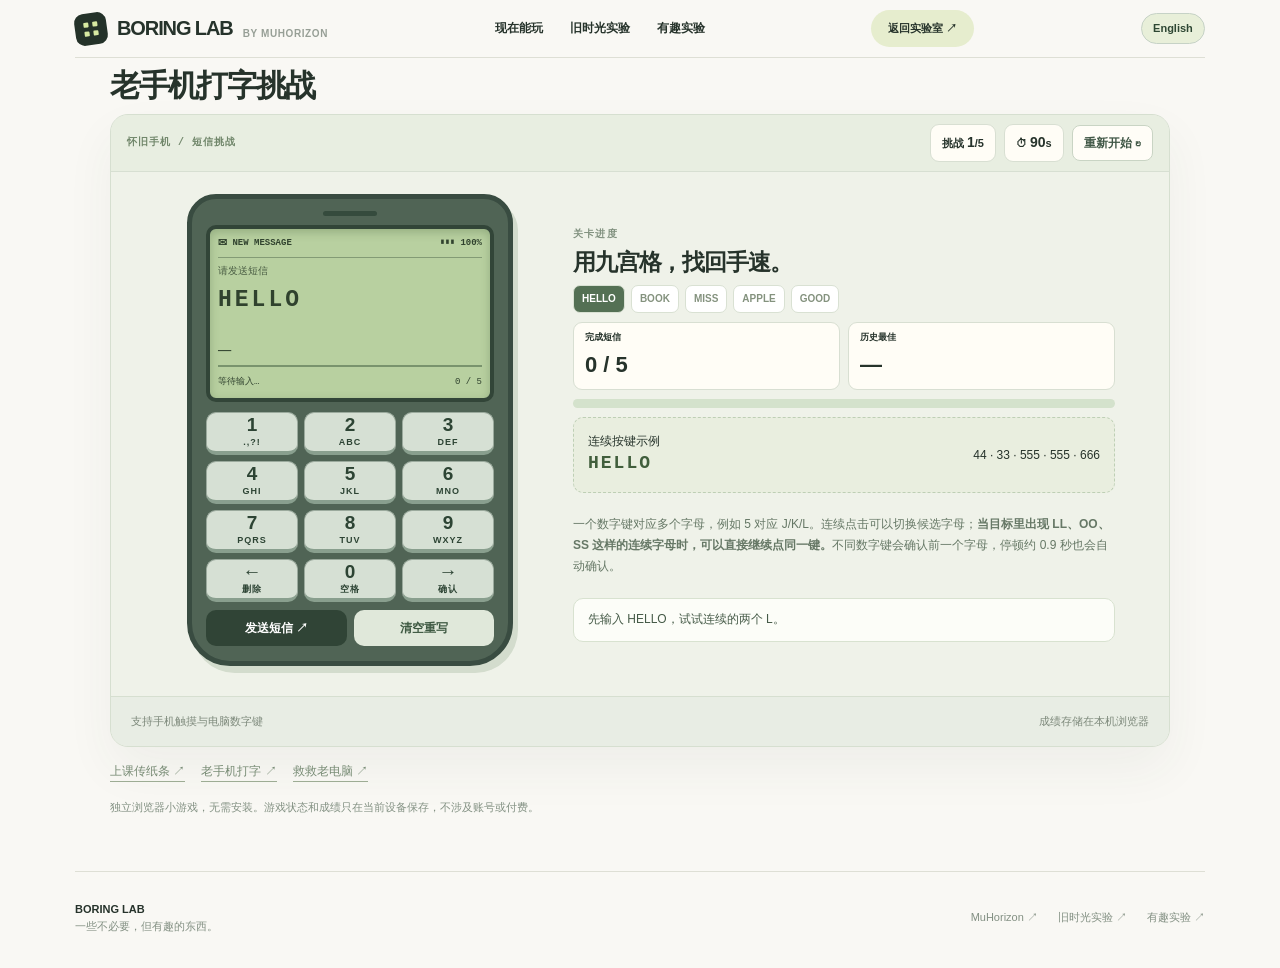
<file: old-phone/index.html>
<!doctype html><html lang="zh-CN"><head><meta charset="utf-8"><meta name="viewport" content="width=device-width,initial-scale=1"><meta name="theme-color" content="#f9f8f4"><title>老手机打字挑战 | Boring Lab</title><meta name="description" content="用老式九宫格连续按键发短信。支持 HELLO、BOOK、MISS 等重复字母，不必强制逐字确认。"><link rel="canonical" href="https://boringlab.muhorizon.org/old-phone/"><link rel="stylesheet" href="/retro.css"><link rel="icon" type="image/svg+xml" href="/favicon.svg"><style>
.phone-game{display:grid;grid-template-columns:minmax(0,370px) minmax(240px,1fr);gap:clamp(15px,4vw,55px);max-width:950px;margin:0 auto;align-items:center}.phone{max-width:326px;margin:8px auto 16px;background:#506455;border:6px solid #394c41;border-radius:38px 38px 55px 55px;padding:20px 19px 25px;box-shadow:9px 12px 0 #d3dccd,0 17px 30px #20332324}.phone-speaker{width:54px;height:5px;background:#354b3d;margin:0 auto 16px;border-radius:8px}.phone-screen{min-height:176px;background:#b8d0a0;border:6px solid #324538;border-radius:10px;padding:10px;color:#30422e;font-family:'Courier New',monospace;box-shadow:inset 0 3px 10px #2f4f2944;overflow:hidden}.phone-top{display:flex;justify-content:space-between;align-items:center;font-size:9px;font-weight:800}.phone-rule{height:1px;background:#839b75;margin:9px 0}.phone-label{font-size:10px;opacity:.8}.phone-target{font-size:25px;font-weight:900;letter-spacing:3px;margin:6px 0 12px;overflow-wrap:anywhere}.phone-typed{font-size:24px;font-weight:850;min-height:39px;border-bottom:2px solid #79936d;padding-bottom:4px;display:flex;align-items:baseline;flex-wrap:wrap;overflow-wrap:anywhere}.phone-pending{background:#e4f0c7;border-bottom:3px solid #466742}.phone-cursor{animation:blink .85s steps(1) infinite}.phone-screen-footer{font-size:9px;display:flex;justify-content:space-between;gap:10px;margin-top:9px}.phone-keypad{margin-top:18px;display:grid;grid-template-columns:repeat(3,minmax(0,1fr));gap:9px}.phone-key{min-height:54px;border:1px solid #9baa9d;border-bottom:4px solid #899f8e;background:#d6e0d4;border-radius:13px;display:flex;flex-direction:column;justify-content:center;align-items:center;color:#2d4434;font-weight:900;touch-action:manipulation;user-select:none}.phone-key b{font-size:22px;line-height:26px}.phone-key small{font-size:9px;letter-spacing:1px}.phone-key:active,.phone-key.pressed{background:#eaf3e3;transform:translateY(2px);border-bottom-width:2px}.phone-key:disabled{opacity:.45}.phone-bottom{display:grid;grid-template-columns:1fr 1fr;gap:9px;margin-top:12px}.phone-bottom button{padding:12px 8px}.phone-panel{display:grid;gap:14px}.phone-panel h2{font-size:23px;letter-spacing:-.05em;margin:4px 0}.sms-illustration{border-radius:10px;padding:14px;background:#e9eedf;border:1px dashed #becfb5;display:flex;justify-content:space-between;align-items:center;font-size:12px;gap:10px}.sms-illustration strong{font-size:18px;color:#415e3c;letter-spacing:2px;font-family:monospace}.phone-success{color:#3c6543;font-weight:850}.phone-score{font-size:32px;font-weight:900;line-height:1.2}.phone-topstats{display:grid;grid-template-columns:repeat(2,minmax(0,1fr));gap:8px}.phone-topstats .retro-pill{display:flex;flex-direction:column;gap:4px}.phone-topstats .retro-pill strong{font-size:22px}.phone-words{display:flex;flex-wrap:wrap;gap:6px}.phone-words span{font-size:10px;border:1px solid #d9e1d3;background:white;padding:5px 8px;border-radius:7px;font-weight:800;color:#84927e}.phone-words span.passed{background:#e2f0d5;color:#4c7844}.phone-words span.active{background:#547054;color:white}.phone-result{border:1px solid #b9cfae;background:#e4f2db;border-radius:10px;padding:14px;font-size:13px;line-height:1.7}.phone-result[hidden]{display:none}@keyframes blink{50%{opacity:0}}@media(max-width:750px){.phone-game{grid-template-columns:1fr}.phone{max-width:320px}.phone-panel{max-width:440px;margin:auto}.phone-panel h2{font-size:21px}}@media(prefers-reduced-motion:reduce){.phone-cursor{animation:none}}

/* Keep the recognisable handset, but fit ALL phone controls into the short viewport. */
.phone-game{grid-template-columns:minmax(0,370px) minmax(0,1fr);gap:clamp(12px,3vw,38px)}
.phone{width:min(100%,326px);max-width:none}
.phone-panel{min-width:0}
@media(max-width:750px){
 .phone-game{grid-template-columns:1fr;gap:7px;justify-items:center}
 .phone{width:min(310px,calc(100vw - 48px),calc((100dvh - 200px)*.70));min-width:210px;max-width:310px;margin:0 auto;padding:clamp(9px,1.4dvh,16px) clamp(10px,1.6dvh,17px) clamp(10px,1.5dvh,18px);border-width:4px;border-radius:28px 28px 38px 38px;box-shadow:5px 6px 0 #d3dccd}
 .phone-speaker{height:4px;margin-bottom:8px}
 .phone-screen{min-height:clamp(105px,16dvh,143px);border-width:4px;padding:7px;border-radius:7px}
 .phone-top{font-size:8px}
 .phone-rule{margin:5px 0}
 .phone-label{font-size:9px}
 .phone-target{font-size:clamp(18px,4.8vw,23px);margin:2px 0 5px;letter-spacing:1.5px}
 .phone-typed{font-size:clamp(18px,4.8vw,23px);min-height:29px;padding-bottom:2px}
 .phone-screen-footer{font-size:8px;margin-top:4px}
 .phone-keypad{margin-top:9px;gap:clamp(4px,.9dvh,7px)}
 .phone-key{min-height:0;height:clamp(33px,5.7dvh,47px);border-radius:9px;border-bottom-width:3px}
 .phone-key b{font-size:clamp(15px,4.1vw,19px);line-height:19px}
 .phone-key small{font-size:clamp(7px,1.9vw,9px)}
 .phone-bottom{gap:6px;margin-top:8px}
 .phone-bottom button{font-size:11px;padding:clamp(8px,1.3dvh,11px) 5px}
 .phone-panel{width:min(100%,400px);max-width:none;margin:0 auto;gap:6px}
 .phone-panel>.retro-message{padding:7px 10px;min-height:28px;font-size:10px;line-height:1.4}
 .phone-panel>div:first-child .retro-label,.phone-panel h2,.phone-topstats,.sms-illustration,.phone-panel>.retro-helper,.phone-panel>.retro-progress{display:none}
 .phone-words{justify-content:center;gap:4px}
 .phone-words span{font-size:9px;padding:4px 7px}
 .phone-result{padding:8px;font-size:11px}
}
@media(max-height:620px) and (max-width:750px){
 .phone{width:min(285px,calc(100vw - 48px),calc((100dvh - 175px)*.68));min-width:198px;padding:7px 9px 9px}
 .phone-screen{min-height:97px}
 .phone-key{height:clamp(31px,5.4dvh,36px)}
 .phone-keypad{margin-top:6px;gap:4px}
 .phone-bottom{margin-top:6px}
 .phone-bottom button{padding:7px 4px}
 .phone-panel{gap:3px}
 .phone-words span{padding:3px 6px}
}

@media(min-width:751px) and (max-height:940px){
 .phone{padding:12px 14px 15px;border-width:5px;border-radius:29px 29px 43px 43px;box-shadow:5px 7px 0 #d3dccd}
 .phone-speaker{margin-bottom:9px}
 .phone-screen{min-height:140px;border-width:4px;padding:8px}
 .phone-rule{margin:6px 0}
 .phone-target{font-size:23px;margin:4px 0 8px}
 .phone-typed{min-height:30px;font-size:22px}
 .phone-keypad{margin-top:10px;gap:6px}
 .phone-key{min-height:43px;border-radius:10px}
 .phone-key b{font-size:19px;line-height:22px}
 .phone-bottom{margin-top:8px;gap:7px}
 .phone-bottom button{padding:9px 5px}
 .phone-panel{gap:9px}
}
</style><link rel="stylesheet" href="/i18n.css"></head><body class="game-page retro-focus"><div class="topline"><div class="wrap"><span><i class="status-led"></i>RETRO EXPERIMENT 008</span><span>MUHORIZON / BORING LAB</span></div></div><header class="nav wrap"><a class="brand" href="/"><span class="brand-square"><i></i><i></i><i></i><i></i></span>BORING LAB <span class="byline">BY MUHORIZON</span></a><nav class="navlinks"><a href="/#live">现在能玩</a><a href="/#retro">旧时光实验</a><a href="https://muhorizon.org/experiments/" target="_blank" rel="noopener">有趣实验</a></nav><a class="pill-link" href="/#retro">返回实验室 ↗</a></header><main class="retro-shell"><div class="retro-intro"><a class="back" href="/#retro">← 返回旧时光实验</a><div class="mono muted">008 / KEYPAD / MULTITAP</div><h1>老手机打字挑战</h1><p>用老式九宫格连续按键发短信。支持 HELLO、BOOK、MISS 等重复字母，不必强制逐字确认。</p></div>
<section class="retro-card"><div class="retro-top"><span class="mono">OLD SCHOOL / SMS RACE</span><div class="retro-stats"><span class="retro-pill">挑战 <strong id="round">1</strong>/5</span><span class="retro-pill">⏱ <strong id="time">90</strong>s</span><button type="button" id="restart" class="game-button">重新开始 ↻</button></div></div><div class="retro-body"><div class="phone-game"><div class="phone"><div class="phone-speaker"></div><div class="phone-screen"><div class="phone-top"><span>✉ NEW MESSAGE</span><span>▮▮▮ 100%</span></div><div class="phone-rule"></div><div class="phone-label">请发送短信</div><div class="phone-target" id="target">HELLO</div><div class="phone-typed"><span id="committed"></span><span id="pending" class="phone-pending"></span><span class="phone-cursor">_</span></div><div class="phone-screen-footer"><span id="screenStatus">等待按键…</span><span id="typedCount">0 / 5</span></div></div><div class="phone-keypad" id="keypad"><button class="phone-key" data-digit="1"><b>1</b><small>.,?!</small></button><button class="phone-key" data-digit="2"><b>2</b><small>ABC</small></button><button class="phone-key" data-digit="3"><b>3</b><small>DEF</small></button><button class="phone-key" data-digit="4"><b>4</b><small>GHI</small></button><button class="phone-key" data-digit="5"><b>5</b><small>JKL</small></button><button class="phone-key" data-digit="6"><b>6</b><small>MNO</small></button><button class="phone-key" data-digit="7"><b>7</b><small>PQRS</small></button><button class="phone-key" data-digit="8"><b>8</b><small>TUV</small></button><button class="phone-key" data-digit="9"><b>9</b><small>WXYZ</small></button><button class="phone-key" data-act="erase"><b>←</b><small>删除</small></button><button class="phone-key" data-digit="0"><b>0</b><small>空格</small></button><button class="phone-key" data-act="commit"><b>→</b><small>确认</small></button></div><div class="phone-bottom"><button class="retro-btn" id="send">发送短信 ↗</button><button class="retro-btn ghost" id="clear">清空重写</button></div></div><div class="phone-panel"><div><div class="retro-label">LEVEL PROGRESS</div><h2>用九宫格，找回手速。</h2><div class="phone-words" id="words"></div></div><div class="phone-topstats"><span class="retro-pill"><small>完成短信</small><strong id="done">0 / 5</strong></span><span class="retro-pill"><small>历史最佳</small><strong id="best">—</strong></span></div><div class="retro-progress"><span id="progress"></span></div><div class="sms-illustration"><span>连续按键示例<br><strong>HELLO</strong></span><span>44 · 33 · 555 · 555 · 666</span></div><p class="retro-helper">一个数字键对应多个字母，例如 5 对应 J/K/L。连续点击可以切换候选字母；<strong>当目标里出现 LL、OO、SS 这样的连续字母时，可以直接继续点同一键。</strong>不同数字键会确认前一个字母，停顿约 0.9 秒也会自动确认。</p><div class="retro-message" id="message" aria-live="polite">先输入 HELLO，试试连续的两个 L。</div><div class="phone-result" id="result" hidden></div></div></div></div><div class="retro-footer"><span>支持手机触摸与电脑数字键</span><span>成绩存储在本机浏览器</span></div></section>
<div class="retro-mininav"><a href="/paper-note/">上课传纸条 ↗</a><a href="/old-phone/">老手机打字 ↗</a><a href="/old-computer/">救救老电脑 ↗</a></div><p class="retro-fineprint">独立浏览器小游戏，无需安装。游戏状态和成绩只在当前设备保存，不涉及账号或付费。</p></main><footer class="wrap footer"><div><strong>BORING LAB</strong><div>Some wonderfully unnecessary things.</div></div><nav class="footer-links"><a href="https://muhorizon.org/" target="_blank" rel="noopener">MuHorizon ↗</a><a href="/#retro">旧时光实验 ↗</a><a href="https://muhorizon.org/experiments/" target="_blank" rel="noopener">有趣实验 ↗</a></nav></footer><script src="/i18n.js"></script><script>
(()=>{'use strict';const $=id=>document.getElementById(id);const chars={'1':'.,?!','2':'ABC','3':'DEF','4':'GHI','5':'JKL','6':'MNO','7':'PQRS','8':'TUV','9':'WXYZ','0':' '};const words=['HELLO','BOOK','MISS','APPLE','GOOD'];let s,commitTimer,timer;const keyName='boringlab-retro-phone-best-v1';function best(){try{return Number(localStorage.getItem(keyName))||0}catch(e){return 0}}function saveBest(v){try{localStorage.setItem(keyName,String(v))}catch(e){}}function word(){return words[Math.min(s.round,words.length-1)]}function notice(v,tone=''){const n=$('message');n.textContent=v;n.dataset.tone=tone}function currentText(){return s.text+s.pending}function commit(){if(!s.pending)return;clearTimeout(commitTimer);s.text+=s.pending;s.pending='';s.key=null;render()}function schedule(){clearTimeout(commitTimer);commitTimer=setTimeout(()=>{if(!s.done)commit()},920)}function fresh(){clearTimeout(commitTimer);s={round:0,text:'',pending:'',key:null,left:90,started:false,done:false};$('result').hidden=true;notice('先输入 HELLO，试试连续的两个 L。');render()}function digit(k){if(s.done)return;s.started=true;const letters=chars[k];if(!letters)return;if(currentText().length>=word().length&&!s.pending){notice('目标长度已经够了，先检查再发送。','warn');return}if(s.key===k&&s.pending){const current=word()[s.text.length],next=word()[s.text.length+1];if(s.pending===current&&next&&letters.includes(next)){s.text+=s.pending;s.pending=letters[0];s.key=k}else{s.pending=letters[(letters.indexOf(s.pending)+1)%letters.length]}}else{if(s.pending)s.text+=s.pending;s.pending=letters[0];s.key=k}if(currentText().length>word().length){s.text=s.text.slice(0,word().length);s.pending='';s.key=null;clearTimeout(commitTimer)}else schedule();notice('继续输入。浅绿色高亮的是当前候选字母。');render()}function finish(win){s.done=true;clearTimeout(commitTimer);if(win){const cost=90-s.left;if(!best()||cost<best())saveBest(cost);$('result').innerHTML=`<strong class="phone-success">✓ 五条短信全部发送成功</strong><br>用时 ${cost} 秒。那个年代的手速又回来了！`;}else $('result').innerHTML='挑战结束。下次试试更快、更准确地发出全部短信。';$('result').hidden=false;notice(win?'全部发送成功！': '时间到，重新挑战吧。',win?'good':'warn');render()}function send(){if(s.done)return;commit();if(s.text===word()){s.round++;s.text='';s.pending='';s.key=null;notice(s.round===words.length?'全部发送成功！':'短信发送成功！下一条已收到。','good');if(s.round>=words.length){finish(true);return}}else{notice('内容不正确：请确认所有字母，再发送。','warn')}render()}function render(){const w=word();$('round').textContent=Math.min(s.round+1,words.length);$('time').textContent=s.left;$('target').textContent=s.done?'ALL SENT ✓':w;$('committed').textContent=s.text;$('pending').textContent=s.pending;$('typedCount').textContent=currentText().length+' / '+w.length;$('screenStatus').textContent=s.done?'已完成':s.pending?'正在选择字母…':'等待输入…';$('done').textContent=Math.min(words.length,s.round)+' / 5';$('best').textContent=best()?best()+'s':'—';$('progress').style.width=s.round/words.length*100+'%';$('words').innerHTML=words.map((x,i)=>`<span class="${i<s.round?'passed':i===s.round?'active':''}">${i<s.round?'✓ ':''}${x}</span>`).join('');$('send').disabled=s.done;for(const b of document.querySelectorAll('.phone-key'))b.disabled=s.done}function backspace(){clearTimeout(commitTimer);if(s.pending){s.pending='';s.key=null}else s.text=s.text.slice(0,-1);notice('删除了一个字母。');render()}function clear(){clearTimeout(commitTimer);s.text='';s.pending='';s.key=null;notice('已清空，重新输入。');render()}$('keypad').addEventListener('click',e=>{const b=e.target.closest('[data-digit],[data-act]');if(!b||s.done)return;if(b.dataset.digit!=null)digit(b.dataset.digit);else if(b.dataset.act==='erase')backspace();else commit()});$('send').onclick=send;$('clear').onclick=clear;$('restart').onclick=fresh;document.addEventListener('keydown',e=>{if(e.ctrlKey||e.metaKey||e.altKey||e.target.closest('input,textarea'))return;if(e.key in chars){e.preventDefault();digit(e.key)}else if(e.key==='Backspace'){e.preventDefault();backspace()}else if(e.key==='ArrowRight'){e.preventDefault();commit()}else if(e.key==='Enter'){e.preventDefault();send()}});timer=setInterval(()=>{if(!document.body.contains($('keypad'))){clearInterval(timer);return}if(!s||!s.started||s.done)return;s.left--;if(s.left<=0)finish(false);else render()},1000);fresh()})();
</script></body></html>
</file>
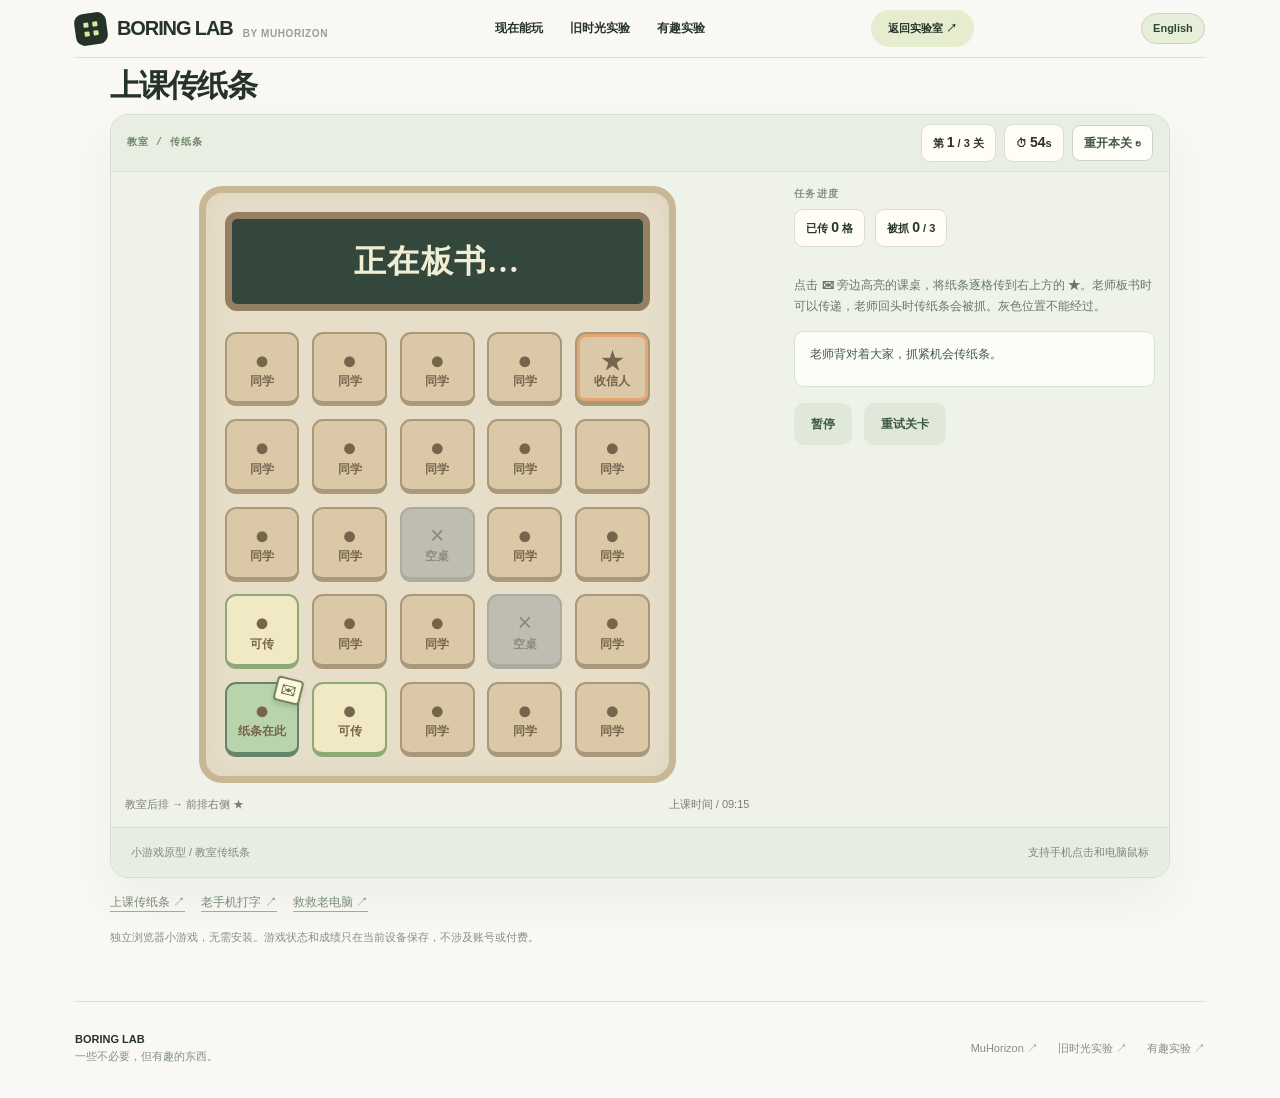
<file: paper-note/index.html>
<!doctype html><html lang="zh-CN"><head><meta charset="utf-8"><meta name="viewport" content="width=device-width,initial-scale=1"><meta name="theme-color" content="#f9f8f4"><title>上课传纸条 | Boring Lab</title><meta name="description" content="把纸条穿过整个教室，老师板书时传递，老师回头时停手。三个关卡，每一格都要看准时机。"><link rel="canonical" href="https://boringlab.muhorizon.org/paper-note/"><link rel="stylesheet" href="/retro.css"><link rel="icon" type="image/svg+xml" href="/favicon.svg"><style>
/* Classroom-specific layout. Keep the seat grid readable instead of forcing it
   into an arbitrary viewport-height-based width. */
.paper-grid{
  display:grid;
  grid-template-columns:minmax(0, 1.35fr) minmax(245px, .78fr);
  align-items:start;
  column-gap:clamp(25px, 3.5vw, 48px);
}
.paper-grid > div{min-width:0}
.classroom{
  width:min(100%, clamp(395px, min(43vw, 53dvh), 520px));
  max-width:none;
  margin:0 auto;
  padding:clamp(13px, 1.6vw, 19px);
  background:#e7deca;
  border:7px solid #c7b795;
  border-radius:23px;
  box-shadow:inset 0 0 24px #b7a78330;
}
.blackboard{
  display:flex;
  justify-content:center;
  align-items:center;
  text-align:center;
  height:clamp(78px, 11dvh, 104px);
  min-height:78px;
  border:7px solid #958064;
  border-radius:12px;
  padding:12px;
  background:#33473d;
  color:#f1eed4;
  margin-bottom:clamp(14px,1.8vw,21px);
}
.blackboard b{
  display:block;
  width:100%;
  font-family:Georgia,"Songti SC","SimSun",serif;
  font-size:clamp(23px, 2.65vw, 32px);
  line-height:1.27;
  letter-spacing:1.15px;
  font-weight:750;
  white-space:normal;
}
.blackboard.teacher-warn{background:#454a38}
.blackboard.teacher-turn{background:#4d3934}
.seat-board{
  display:grid;
  grid-template-columns:repeat(5, minmax(0,1fr));
  gap:clamp(9px,1vw,13px);
}
.desk{
  aspect-ratio:1;
  position:relative;
  min-height:0;
  padding:3px;
  border:2px solid #aa9878;
  border-bottom-width:5px;
  border-radius:11px;
  background:#dac8a7;
  display:flex;
  flex-direction:column;
  align-items:center;
  justify-content:center;
  color:#76644d;
  touch-action:manipulation;
  transition:background .15s,transform .15s;
}
.desk span{font-size:clamp(18px,2.1vw,25px);line-height:1.1}
.desk small{font-size:clamp(10px,1vw,12px);font-weight:800;line-height:1.18;overflow-wrap:anywhere;text-align:center}
.desk .note-envelope{position:absolute;right:-5px;top:-6px;transform:rotate(14deg);background:#fff8dd;border:2px solid #6f865e;border-radius:4px;color:#5b7150;font-size:15px;padding:2px 4px;box-shadow:0 3px 5px #4443;z-index:2;animation:note-appear .18s ease-out}
.desk.player{background:#b9d4ad;border-color:#648568}
.desk.target{box-shadow:inset 0 0 0 3px #e5a56f}
.desk.next{background:#f0e9c3;border-color:#8ca976}
.desk.next:hover{transform:translateY(-2px)}
.desk.blocked{background:#bfbdb2;border-color:#adaaa0;color:#8a8b83;cursor:not-allowed}
.desk:disabled{cursor:default}
.sidebar-flow{display:grid;gap:20px;align-content:start}
.sidebar-flow>.wide{display:grid;gap:14px}
.sidebar-flow .retro-stats{gap:10px}
.sidebar-flow .retro-message{min-height:56px;padding:13px 15px}
.sidebar-flow .retro-controls{margin:2px 0 0;gap:12px}
.sidebar-flow .retro-btn{min-height:42px}
.paper-help{margin:0}
.school-footer{display:flex;align-items:center;justify-content:space-between;gap:10px;padding-top:13px;font-size:11px;color:#7b8072}
.paper-game{position:relative}
.paper-game .retro-overlay{border-radius:12px}
@keyframes note-appear{from{transform:translate(-13px,4px) rotate(-15deg);opacity:.3}to{transform:rotate(14deg);opacity:1}}

/* A 5x5 touch grid needs physical room. On narrow phones we free space by
   rearranging secondary controls, not by reducing desks to 38px squares. */
@media(max-width:850px){
 .paper-grid{display:flex;flex-direction:column;gap:13px;align-items:stretch}
 .paper-grid>div:first-child{width:100%}
 .game-page.retro-focus .retro-shell{width:calc(100% - 22px);padding-top:11px}
 .game-page.retro-focus .retro-intro{margin-bottom:12px}
 .game-page.retro-focus .retro-body.paper-game{padding:clamp(10px,2.7vw,18px)}
 .game-page.retro-focus .retro-top{padding:9px 11px;min-height:48px}
 .classroom{
   width:min(100%, 440px);
   padding:clamp(10px,2.9vw,15px);
   border-width:5px;
   border-radius:17px;
 }
 .blackboard{
   height:clamp(63px,9.3dvh,88px);
   min-height:63px;
   border-width:5px;
   border-radius:9px;
   margin-bottom:clamp(14px,3.8vw,18px);
   padding:9px 8px;
 }
 .blackboard b{font-size:clamp(20px,5.3vw,28px);letter-spacing:1px}
 .seat-board{gap:clamp(8px,2.4vw,11px)}
 .desk{min-height:0;aspect-ratio:1;border-width:1.5px;border-bottom-width:4px;border-radius:9px;padding:2px}
 .desk span{font-size:clamp(17px,5.1vw,23px);line-height:1.04}
 .desk small{font-size:clamp(9px,2.5vw,11px);line-height:1.1}
 .desk .note-envelope{font-size:13px;top:-5px;right:-5px;padding:1px 2px}
 .school-footer{padding-top:9px;font-size:10px}
 .sidebar-flow{
   width:min(100%,440px);
   margin:0 auto;
   display:grid;
   grid-template-columns:max-content minmax(0,1fr);
   column-gap:clamp(8px,2vw,14px);
   row-gap:10px;
   align-items:center;
 }
 .sidebar-flow>.wide{display:contents}
 .sidebar-flow>.wide>.paper-help,.sidebar-flow .retro-label{display:none}
 .sidebar-flow>div:not(.wide){grid-row:1;grid-column:1}
 .sidebar-flow .retro-stats{margin:0!important;gap:5px;flex-wrap:nowrap}
 .sidebar-flow .retro-pill{font-size:10px;padding:7px 8px;white-space:nowrap}
 .sidebar-flow .retro-pill strong{font-size:12px}
 .sidebar-flow .retro-controls{grid-row:1;grid-column:2;margin:0;display:flex;flex-wrap:nowrap;justify-content:flex-end;gap:6px}
 .sidebar-flow .retro-controls .retro-btn{font-size:12px;padding:9px 12px;min-height:37px;border-radius:8px;white-space:nowrap}
 .sidebar-flow .retro-message{grid-row:2;grid-column:1/-1;min-height:37px;padding:8px 12px;font-size:11px;line-height:1.6}
 .paper-game .retro-overlay{padding:15px}
 .paper-game .retro-overlay h2{font-size:clamp(23px,4vw,32px)}
 .paper-game .retro-overlay p{font-size:12px}
}
@media(max-width:380px){
 .classroom{padding:10px}
 .blackboard{height:63px;min-height:63px;margin-bottom:13px}
 .seat-board{gap:8px}
 .sidebar-flow{column-gap:5px}
 .sidebar-flow .retro-pill{padding:6px 6px;font-size:9px}
 .sidebar-flow .retro-controls .retro-btn{padding:8px 7px;font-size:10px}
 .school-footer{font-size:9px}
}
@media(max-width:350px){
 .desk small{font-size:8.5px}
 .desk span{font-size:17px}
 .school-footer span:last-child{display:none}
}
/* Remove nonessential decoration on genuinely short screens. Keep actual desks
   comfortably sized even if the page needs a small vertical scroll. */
@media(max-width:850px) and (max-height:700px){
 .game-page.retro-focus .retro-mininav{margin-top:12px}
 .school-footer{display:none}
 .paper-grid{gap:10px}
 .game-page.retro-focus .retro-footer{display:none}
}

</style><link rel="stylesheet" href="/i18n.css"></head><body class="game-page retro-focus"><div class="topline"><div class="wrap"><span><i class="status-led"></i>RETRO EXPERIMENT 007</span><span>MUHORIZON / BORING LAB</span></div></div><header class="nav wrap"><a class="brand" href="/"><span class="brand-square"><i></i><i></i><i></i><i></i></span>BORING LAB <span class="byline">BY MUHORIZON</span></a><nav class="navlinks"><a href="/#live">现在能玩</a><a href="/#retro">旧时光实验</a><a href="https://muhorizon.org/experiments/" target="_blank" rel="noopener">有趣实验</a></nav><a class="pill-link" href="/#retro">返回实验室 ↗</a></header><main class="retro-shell"><div class="retro-intro"><a class="back" href="/#retro">← 返回旧时光实验</a><div class="mono muted">007 / CLASSROOM / TIMING</div><h1>上课传纸条</h1><p>把纸条穿过整个教室，老师板书时传递，老师回头时停手。三个关卡，每一格都要看准时机。</p></div>
<section class="retro-card"><div class="retro-top"><span class="mono">CLASSROOM / PASS THE NOTE</span><div class="retro-stats"><span class="retro-pill">第 <strong id="level">1</strong> / 3 关</span><span class="retro-pill">⏱ <strong id="time">55</strong>s</span><button type="button" id="restart" class="game-button">重开本关 ↻</button></div></div><div class="retro-body paper-game"><div class="paper-grid"><div><div class="classroom"><div class="blackboard" id="blackboard"><b id="blackboardTitle" aria-live="polite">正在板书…</b></div><div class="seat-board" id="seats" aria-label="教室座位，每次点击相邻座位传纸条"></div></div><div class="school-footer"><span>教室后排 → 前排右侧 ★</span><span>上课时间 / 09:15</span></div></div><div class="sidebar-flow"><div><div class="retro-label">MISSION REPORT</div><div class="retro-stats" style="margin:8px 0"><span class="retro-pill">已传 <strong id="steps">0</strong> 格</span><span class="retro-pill">被抓 <strong id="caught">0</strong> / 3</span></div></div><div class="wide"><p class="retro-helper paper-help">点击 <strong>✉</strong> 旁边高亮的课桌，将纸条逐格传到右上方的 <strong>★</strong>。老师板书时可以传递，老师回头时传纸条会被抓。灰色位置不能经过。</p><div class="retro-message" id="message" aria-live="polite">老师背对着大家，抓紧机会传纸条。</div><div class="retro-controls"><button class="retro-btn ghost" id="pause">暂停</button><button class="retro-btn ghost" id="restartSide">重试关卡</button></div></div></div></div><div class="retro-overlay" id="overlay" hidden><div class="panel"><div class="retro-label">CLASSROOM RESULT</div><div style="font-size:42px">✉</div><h2 id="resultTitle"></h2><p id="resultText"></p><button class="retro-btn" id="next">继续挑战 →</button><button class="retro-btn ghost" id="again" style="margin-left:7px">再玩一次</button></div></div></div><div class="retro-footer"><span>小游戏原型 / 教室传纸条</span><span>支持手机点击和电脑鼠标</span></div></section>
<div class="retro-mininav"><a href="/paper-note/">上课传纸条 ↗</a><a href="/old-phone/">老手机打字 ↗</a><a href="/old-computer/">救救老电脑 ↗</a></div><p class="retro-fineprint">独立浏览器小游戏，无需安装。游戏状态和成绩只在当前设备保存，不涉及账号或付费。</p></main><footer class="wrap footer"><div><strong>BORING LAB</strong><div>Some wonderfully unnecessary things.</div></div><nav class="footer-links"><a href="https://muhorizon.org/" target="_blank" rel="noopener">MuHorizon ↗</a><a href="/#retro">旧时光实验 ↗</a><a href="https://muhorizon.org/experiments/" target="_blank" rel="noopener">有趣实验 ↗</a></nav></footer><script src="/i18n.js"></script><script>
(()=>{'use strict';const $=id=>document.getElementById(id);const N=5,levels=[{limit:55,blocks:[[2,2],[3,3]]},{limit:52,blocks:[[3,1],[2,2],[1,3],[3,4]]},{limit:48,blocks:[[3,1],[3,2],[2,2],[1,2],[2,4]]}];let s,last=performance.now(),tick;function block(r,c){return levels[s.level].blocks.some(p=>p[0]===r&&p[1]===c)}function timePhase(){const x=(s.elapsed*1000)%6700;return x<3300?'write':x<4450?'warn':'scan'}function say(message,tone=''){const el=$('message');el.textContent=message;el.dataset.tone=tone}function init(l){s={level:l,r:4,c:0,elapsed:0,steps:0,caught:0,paused:false,done:false};$('level').textContent=l+1;$('overlay').hidden=true;$('pause').textContent='暂停';last=performance.now();say('老师背对着大家，抓紧机会传纸条。');paint();update()}function paint(){$('seats').innerHTML=Array.from({length:N*N},(_,i)=>{const r=Math.floor(i/N),c=i%N,now=r===s.r&&c===s.c,goal=r===0&&c===4,near=Math.abs(r-s.r)+Math.abs(c-s.c)===1,obstacle=block(r,c);return `<button type="button" class="desk ${now?'player':''} ${goal?'target':''} ${near&&!obstacle?'next':''} ${obstacle?'blocked':''}" data-r="${r}" data-c="${c}" ${obstacle||s.done||s.paused?'disabled':''} aria-label="第${r+1}排第${c+1}座位${now?'，纸条位置':''}${goal?'，目的地':''}"><span>${obstacle?'×':goal?'★':'●'}</span><small>${obstacle?'空桌':now?'纸条在此':goal?'收信人':near?'可传':'同学'}</small>${now?'<span class="note-envelope">✉</span>':''}</button>`}).join('')};function phaseUI(){
 const ph=timePhase();
 const board=$('blackboard');
 const title=$('blackboardTitle');
 board.classList.toggle('teacher-warn',ph==='warn');
 board.classList.toggle('teacher-turn',ph==='scan');
 const label=ph==='write'?'正在板书…':ph==='warn'?'老师要回头了！':'老师正在回头！';
 if(title.textContent!==label)title.textContent=label;
}function update(){$('time').textContent=Math.max(0,Math.ceil(levels[s.level].limit-s.elapsed));$('steps').textContent=s.steps;$('caught').textContent=s.caught;phaseUI()}function finish(win){s.done=true;$('overlay').hidden=false;$('resultTitle').textContent=win?(s.level===2?'三关全部通关！':'纸条安全送到了！'):'纸条被老师没收了';$('resultText').textContent=win?'你选择了正确的路线和时机。纸条背面写着：「放学后，操场见。」':'这次没能传到前排。观察老师的动作，再试一次。';$('next').style.display=win?'inline-block':'none';$('next').textContent=s.level===2?'从第一关再玩':'下一关 →'}$('seats').addEventListener('click',e=>{const b=e.target.closest('[data-r]');if(!b||s.paused||s.done)return;const r=+b.dataset.r,c=+b.dataset.c;if(block(r,c))return;if(Math.abs(r-s.r)+Math.abs(c-s.c)!==1){say('只能把纸条传给上下左右相邻的同学。','warn');return}const ph=timePhase();if(ph==='scan'){s.caught++;say(s.caught>=3?'老师把纸条收走了！':'被老师发现了！再被抓就危险了。','warn');if(s.caught>=3)finish(false)}else{s.r=r;s.c=c;s.steps++;say(ph==='warn'?'老师正要回头，险些被看见！':'传递成功！下一个座位。','good');if(r===0&&c===4)finish(true)}paint();update()});$('restart').onclick=$('restartSide').onclick=()=>init(s.level);$('again').onclick=()=>init(s.level);$('next').onclick=()=>init(s.level===2?0:s.level+1);$('pause').onclick=()=>{if(s.done)return;s.paused=!s.paused;$('pause').textContent=s.paused?'继续游戏':'暂停';say(s.paused?'暂停中，计时已停止。':'继续传纸条。');paint()};tick=setInterval(()=>{if(!document.body.contains($('seats'))){clearInterval(tick);return}const n=performance.now(),dt=Math.min(.25,(n-last)/1000);last=n;if(s.paused||s.done)return;const prev=timePhase();s.elapsed+=dt;if(s.elapsed>=levels[s.level].limit){finish(false);return}if(prev!==timePhase())paint();update()},90);init(0)})();
</script></body></html>
</file>
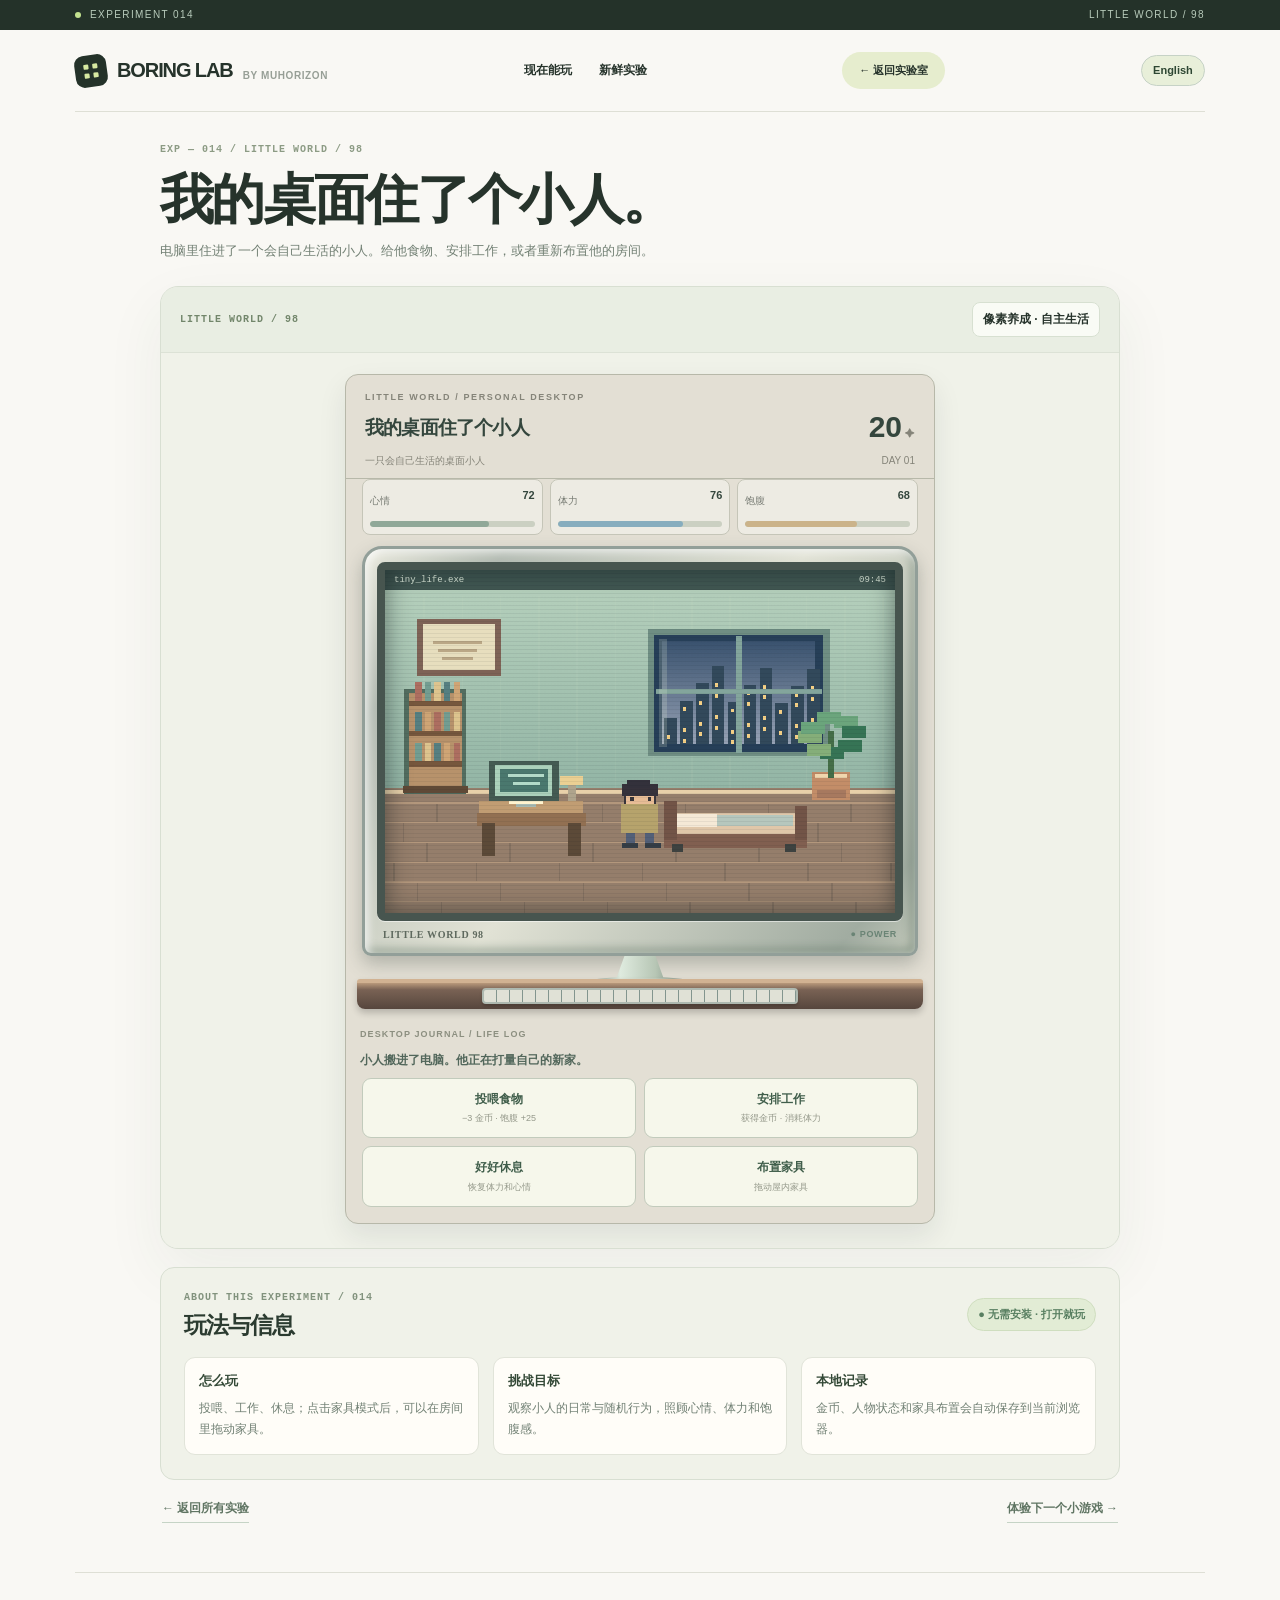
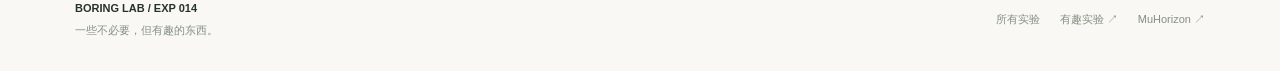
<file: tiny-room/index.html>
<!DOCTYPE html>

<html lang="zh-CN"><head><meta charset="utf-8"/><meta content="width=device-width,initial-scale=1,viewport-fit=cover" name="viewport"/><meta content="#f4f0e7" name="theme-color"/><title data-en="A Tiny Person on My Desktop | Boring Lab" data-zh="我的桌面住了个小人 | Boring Lab">我的桌面住了个小人 | Boring Lab</title><meta content="像素桌面小人，会自己生活、工作、偷懒。投喂、休息、拖动家具。" name="description"/><link href="https://boringlab.muhorizon.org/tiny-room/" rel="canonical"/><link href="/favicon.svg" rel="icon" type="image/svg+xml"/><link href="/site.css" rel="stylesheet"/><link href="/i18n.css" rel="stylesheet"/><link href="/new-games.css" rel="stylesheet"/><link href="/game.css" rel="stylesheet"/><link href="/tiny-room/game.css" rel="stylesheet"/><link href="/four-game-pages.css" rel="stylesheet"/></head><body class="game-page four-game-page four-tiny-room"><div class="topline"><div class="wrap"><span><i class="status-led"></i>EXPERIMENT 014</span><span>LITTLE WORLD / 98</span></div></div><header class="wrap nav"><a class="brand" href="/"><span class="brand-square"><i></i><i></i><i></i><i></i></span>BORING LAB<small class="byline">BY MUHORIZON</small></a><nav class="navlinks"><a data-en="Play now" data-zh="现在能玩" href="/#play">现在能玩</a><a data-en="New experiments" data-zh="新鲜实验" href="/#new">新鲜实验</a></nav><a class="pill-link" data-en="← Back to Lab" data-zh="← 返回实验室" href="/">← 返回实验室</a></header><main class="wrap game-layout four-game-layout"><section class="game-hero"><div class="mono">EXP — 014 / LITTLE WORLD / 98</div><h1 data-en="A Tiny Person on My Desktop." data-zh="我的桌面住了个小人。">我的桌面住了个小人。</h1><p data-en="A little pixel person has moved into your computer. Feed them, assign work, or rearrange their room." data-zh="电脑里住进了一个会自己生活的小人。给他食物、安排工作，或者重新布置他的房间。">电脑里住进了一个会自己生活的小人。给他食物、安排工作，或者重新布置他的房间。</p></section><div class="play-card four-game-card"><div class="play-head"><div class="mono">LITTLE WORLD / 98</div><div class="play-head-right"><span class="stat-chip"><span data-en="PIXEL LIFE · IDLE SIMULATION" data-zh="像素养成 · 自主生活">像素养成 · 自主生活</span></span></div></div><div class="four-game-canvas"><div class="mini-device theme-crt" id="tiny-device" tabindex="0"><div class="mini-top"><div class="mini-over">LITTLE WORLD / PERSONAL DESKTOP</div><div class="mini-heading"><h1 data-en="A Tiny Person on My Desktop" data-zh="我的桌面住了个小人">我的桌面住了个小人</h1><div class="mini-counter"><strong id="tiny-coins">20</strong><small>✦</small></div></div><div class="mini-meta"><span data-en="A little life of its own" data-zh="一只会自己生活的桌面小人">一只会自己生活的桌面小人</span><span id="tiny-day">DAY 01</span></div></div><div class="tiny-stats" id="tiny-stats"><div><label data-en="MOOD" data-zh="心情">心情</label><strong id="tiny-mood">72</strong><i><b id="tiny-moodbar"></b></i></div><div><label data-en="ENERGY" data-zh="体力">体力</label><strong id="tiny-energy">76</strong><i><b id="tiny-energybar"></b></i></div><div><label data-en="FULLNESS" data-zh="饱腹">饱腹</label><strong id="tiny-food">68</strong><i><b id="tiny-foodbar"></b></i></div></div><div class="tiny-monitor"><div class="tiny-glass"><canvas height="260" id="tiny-canvas" width="320"></canvas><div class="tiny-screenbar"><span>tiny_life.exe</span><span id="tiny-clock">09:42</span></div><div class="tiny-scan"></div></div><div class="tiny-monitor-chin"><span>LITTLE WORLD 98</span><span>● POWER</span></div></div><div class="tiny-stand"></div><div class="tiny-desk"><div class="tiny-keyboard"></div></div><div class="tiny-journal"><small>DESKTOP JOURNAL / LIFE LOG</small><div id="tiny-message"></div></div><div class="tiny-actions"><button id="tiny-feed"><b data-en="FEED" data-zh="投喂食物">投喂食物</b><small data-en="−3 COINS · +25 FOOD" data-zh="−3 金币 · 饱腹 +25">−3 金币 · 饱腹 +25</small></button><button id="tiny-work"><b data-en="WORK" data-zh="安排工作">安排工作</b><small data-en="EARN COINS · USE ENERGY" data-zh="获得金币 · 消耗体力">获得金币 · 消耗体力</small></button><button id="tiny-rest"><b data-en="REST" data-zh="好好休息">好好休息</b><small data-en="RECOVER ENERGY &amp; MOOD" data-zh="恢复体力和心情">恢复体力和心情</small></button><button id="tiny-decorate"><b data-en="DECORATE" data-zh="布置家具">布置家具</b><small data-en="DRAG FURNITURE" data-zh="拖动屋内家具">拖动屋内家具</small></button></div></div></div></div><section aria-label="Game information" class="experiment-information"><div class="experiment-information-head"><div><div class="mono">ABOUT THIS EXPERIMENT / 014</div><h2 data-en="How to play" data-zh="玩法与信息">玩法与信息</h2></div><span class="experiment-status" data-en="● INSTANT PLAY · NO INSTALL" data-zh="● 无需安装 · 打开就玩">● 无需安装 · 打开就玩</span></div><div class="experiment-information-grid"><div class="experiment-information-item"><h3 data-en="Controls" data-zh="怎么玩">怎么玩</h3><p data-en="Feed, work or rest. In furniture mode, drag items around the room." data-zh="投喂、工作、休息；点击家具模式后，可以在房间里拖动家具。">投喂、工作、休息；点击家具模式后，可以在房间里拖动家具。</p></div><div class="experiment-information-item"><h3 data-en="Your goal" data-zh="挑战目标">挑战目标</h3><p data-en="Watch your tiny resident’s spontaneous behavior while balancing mood, energy and hunger." data-zh="观察小人的日常与随机行为，照顾心情、体力和饱腹感。">观察小人的日常与随机行为，照顾心情、体力和饱腹感。</p></div><div class="experiment-information-item"><h3 data-en="Local progress" data-zh="本地记录">本地记录</h3><p data-en="Coins, character stats and furniture layout are automatically saved in this browser." data-zh="金币、人物状态和家具布置会自动保存到当前浏览器。">金币、人物状态和家具布置会自动保存到当前浏览器。</p></div></div></section><nav aria-label="More experiments" class="experiment-bottom-nav"><a data-en="← All experiments" data-zh="← 返回所有实验" href="/">← 返回所有实验</a><a data-en="Try the next game →" data-zh="体验下一个小游戏 →" href="/tower-balance/">体验下一个小游戏 →</a></nav></main><footer class="wrap footer game-footer"><div><strong>BORING LAB / EXP 014</strong><div class="footer-tagline" data-en="Some wonderfully unnecessary things." data-zh="一些不必要，但有趣的东西。">一些不必要，但有趣的东西。</div></div><nav class="footer-links"><a data-en="All experiments" data-zh="所有实验" href="/">所有实验</a><a data-en="Fun experiments ↗" data-zh="有趣实验 ↗" href="https://muhorizon.org/experiments/" rel="noopener" target="_blank">有趣实验 ↗</a><a href="https://muhorizon.org/" rel="noopener" target="_blank">MuHorizon ↗</a></nav></footer><script src="/i18n.js"></script><script defer="" src="/tiny-room/game.js"></script></body></html>
</file>
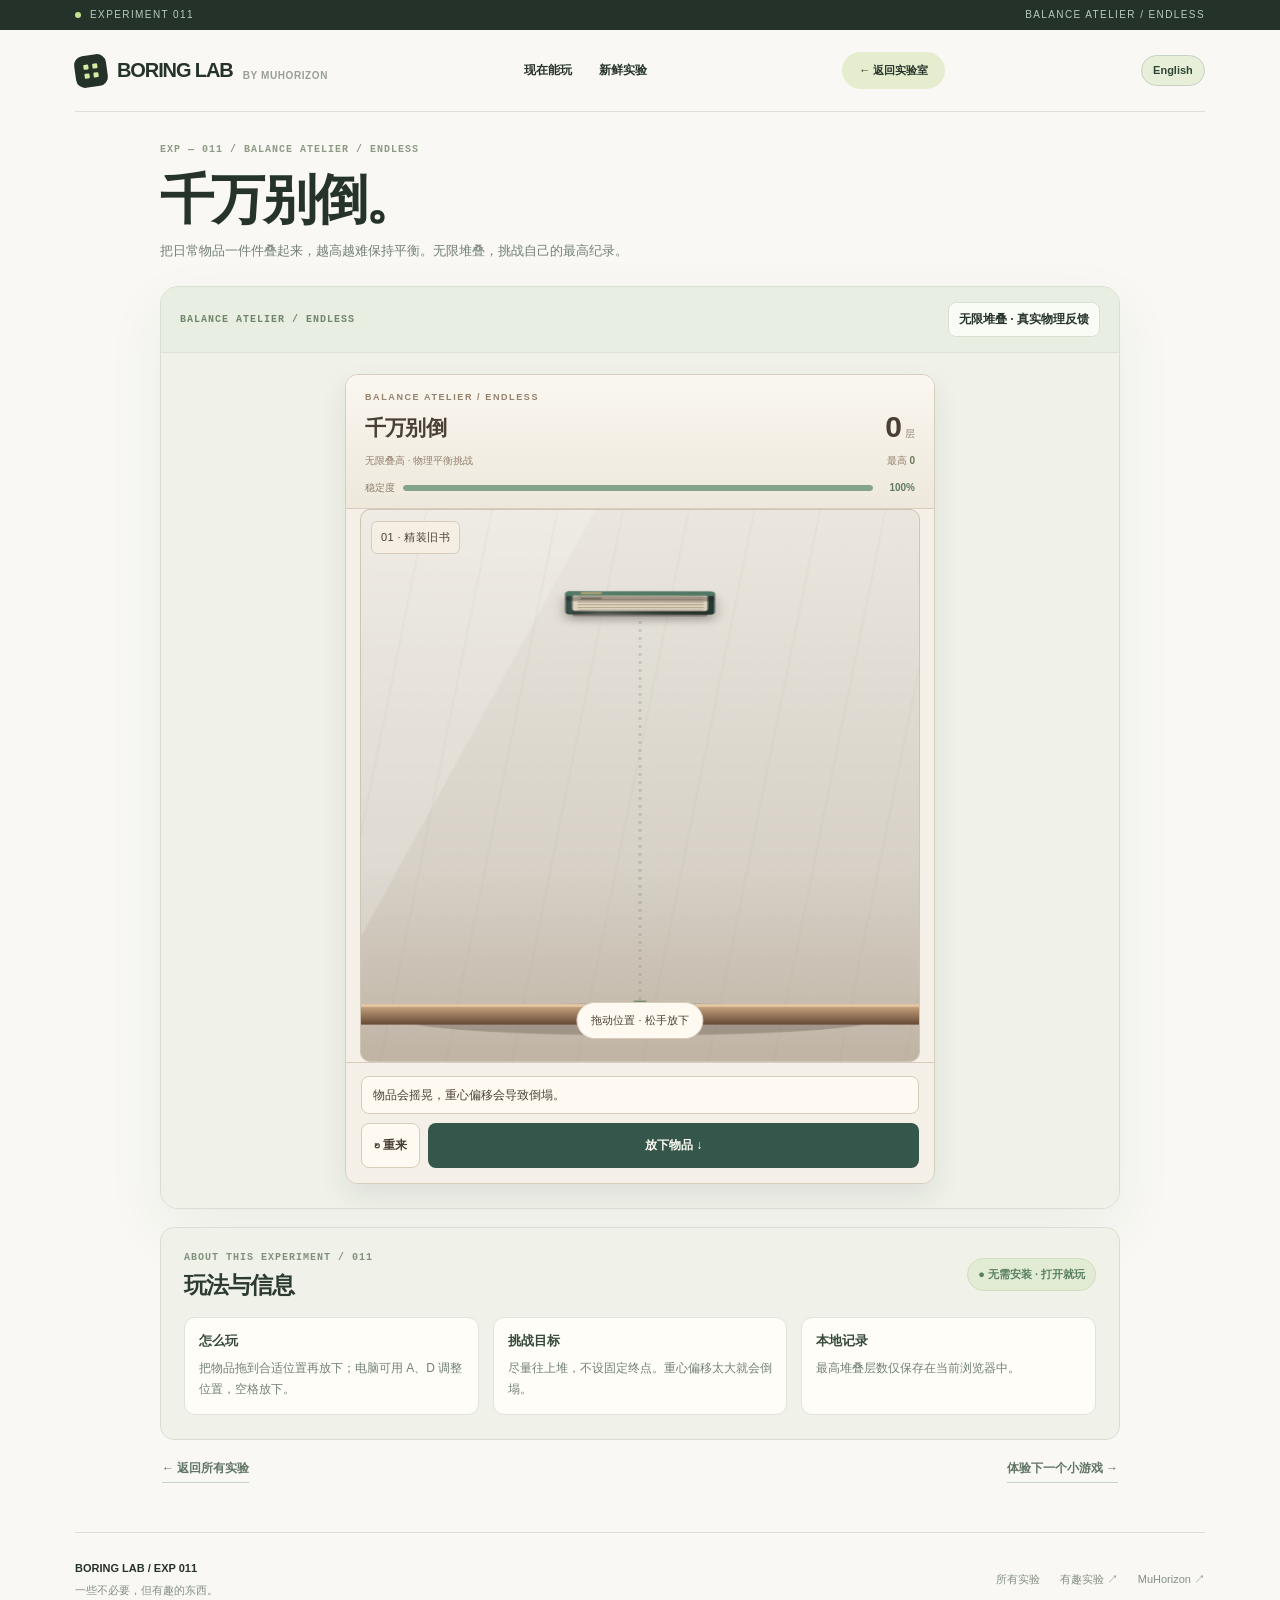
<file: tower-balance/index.html>
<!DOCTYPE html>

<html lang="zh-CN"><head><meta charset="utf-8"/><meta content="width=device-width,initial-scale=1,viewport-fit=cover" name="viewport"/><meta content="#f4f0e7" name="theme-color"/><title data-en="Do Not Fall | Boring Lab" data-zh="千万别倒 | Boring Lab">千万别倒 | Boring Lab</title><meta content="无尽物品叠叠乐，点击或拖动摆放物品。" name="description"/><link href="https://boringlab.muhorizon.org/tower-balance/" rel="canonical"/><link href="/favicon.svg" rel="icon" type="image/svg+xml"/><link href="/site.css" rel="stylesheet"/><link href="/i18n.css" rel="stylesheet"/><link href="/new-games.css" rel="stylesheet"/><link href="/game.css" rel="stylesheet"/><link href="/tower-balance/game.css" rel="stylesheet"/><link href="/four-game-pages.css" rel="stylesheet"/></head><body class="game-page four-game-page four-tower-balance"><div class="topline"><div class="wrap"><span><i class="status-led"></i>EXPERIMENT 011</span><span>BALANCE ATELIER / ENDLESS</span></div></div><header class="wrap nav"><a class="brand" href="/"><span class="brand-square"><i></i><i></i><i></i><i></i></span>BORING LAB<small class="byline">BY MUHORIZON</small></a><nav class="navlinks"><a data-en="Play now" data-zh="现在能玩" href="/#play">现在能玩</a><a data-en="New experiments" data-zh="新鲜实验" href="/#new">新鲜实验</a></nav><a class="pill-link" data-en="← Back to Lab" data-zh="← 返回实验室" href="/">← 返回实验室</a></header><main class="wrap game-layout four-game-layout"><section class="game-hero"><div class="mono">EXP — 011 / BALANCE ATELIER / ENDLESS</div><h1 data-en="Don’t Let It Fall." data-zh="千万别倒。">千万别倒。</h1><p data-en="Stack everyday objects as high as you can. An endless balancing challenge." data-zh="把日常物品一件件叠起来，越高越难保持平衡。无限堆叠，挑战自己的最高纪录。">把日常物品一件件叠起来，越高越难保持平衡。无限堆叠，挑战自己的最高纪录。</p></section><div class="play-card four-game-card"><div class="play-head"><div class="mono">BALANCE ATELIER / ENDLESS</div><div class="play-head-right"><span class="stat-chip"><span data-en="ENDLESS STACKING · PHYSICS" data-zh="无限堆叠 · 真实物理反馈">无限堆叠 · 真实物理反馈</span></span></div></div><div class="four-game-canvas"><div class="mini-device theme-cream" id="tower-device" tabindex="0"><div class="mini-top"><div class="mini-over">BALANCE ATELIER / ENDLESS</div><div class="mini-heading"><h1 data-en="Do Not Fall" data-zh="千万别倒">千万别倒</h1><div class="mini-counter"><strong id="tower-height">0</strong><small data-en="LEVELS" data-zh="层">层</small></div></div><div class="mini-meta"><span data-en="Endless stack · Balance physics" data-zh="无限叠高 · 物理平衡挑战">无限叠高 · 物理平衡挑战</span><span><span data-en="BEST" data-zh="最高">最高</span> <strong id="tower-best">0</strong></span></div><div class="stability"><span data-en="STABILITY" data-zh="稳定度">稳定度</span><div><i id="tower-stability"></i></div><strong id="tower-stability-text">100%</strong></div></div><div class="mini-stage" id="tower-stage"><canvas height="620" id="tower-canvas" width="400"></canvas><div class="mini-badge" id="tower-current">01 · BOOK</div><div class="mini-float-note" data-en="DRAG TO POSITION · RELEASE TO DROP" data-zh="拖动位置 · 松手放下" id="tower-hint">拖动位置 · 松手放下</div></div><div class="mini-bottom"><div class="mini-message" id="tower-message">每件物品都需要保持平衡。</div><div class="mini-actions"><button data-en="↻ RESTART" data-zh="↻ 重来" id="tower-restart">↻ 重来</button><button class="primary" data-en="DROP OBJECT ↓" data-zh="放下物品 ↓" id="tower-drop">放下物品 ↓</button></div></div><div class="mini-overlay" hidden="" id="tower-overlay"><div class="mini-modal"><div class="mini-over">BALANCE FAILED</div><h2 data-en="It Fell!" data-zh="哎呀，倒了！">哎呀，倒了！</h2><div class="big" id="tower-result">0</div><p id="tower-end-note"></p><button data-en="↻ TRY AGAIN" data-zh="↻ 再叠一次" id="tower-retry">↻ 再叠一次</button></div></div></div></div></div><section aria-label="Game information" class="experiment-information"><div class="experiment-information-head"><div><div class="mono">ABOUT THIS EXPERIMENT / 011</div><h2 data-en="How to play" data-zh="玩法与信息">玩法与信息</h2></div><span class="experiment-status" data-en="● INSTANT PLAY · NO INSTALL" data-zh="● 无需安装 · 打开就玩">● 无需安装 · 打开就玩</span></div><div class="experiment-information-grid"><div class="experiment-information-item"><h3 data-en="Controls" data-zh="怎么玩">怎么玩</h3><p data-en="Drag each object into place and release. On desktop, use A / D to aim and Space to drop." data-zh="把物品拖到合适位置再放下；电脑可用 A、D 调整位置，空格放下。">把物品拖到合适位置再放下；电脑可用 A、D 调整位置，空格放下。</p></div><div class="experiment-information-item"><h3 data-en="Your goal" data-zh="挑战目标">挑战目标</h3><p data-en="Stack as high as possible with no final level. A poorly balanced tower will collapse." data-zh="尽量往上堆，不设固定终点。重心偏移太大就会倒塌。">尽量往上堆，不设固定终点。重心偏移太大就会倒塌。</p></div><div class="experiment-information-item"><h3 data-en="Local progress" data-zh="本地记录">本地记录</h3><p data-en="Your best stack height is saved only in this browser." data-zh="最高堆叠层数仅保存在当前浏览器中。">最高堆叠层数仅保存在当前浏览器中。</p></div></div></section><nav aria-label="More experiments" class="experiment-bottom-nav"><a data-en="← All experiments" data-zh="← 返回所有实验" href="/">← 返回所有实验</a><a data-en="Try the next game →" data-zh="体验下一个小游戏 →" href="/elevator/">体验下一个小游戏 →</a></nav></main><footer class="wrap footer game-footer"><div><strong>BORING LAB / EXP 011</strong><div class="footer-tagline" data-en="Some wonderfully unnecessary things." data-zh="一些不必要，但有趣的东西。">一些不必要，但有趣的东西。</div></div><nav class="footer-links"><a data-en="All experiments" data-zh="所有实验" href="/">所有实验</a><a data-en="Fun experiments ↗" data-zh="有趣实验 ↗" href="https://muhorizon.org/experiments/" rel="noopener" target="_blank">有趣实验 ↗</a><a href="https://muhorizon.org/" rel="noopener" target="_blank">MuHorizon ↗</a></nav></footer><script src="/i18n.js"></script><script defer="" src="/tower-balance/game.js"></script></body></html>
</file>
<file: site.css>
:root{--bg:#f9f8f4;--ink:#26332b;--sub:#69746c;--line:#dedfd5;--sage:#dae9bd;--dark:#243229;--cream:#f0f0e8}*{box-sizing:border-box}html{scroll-behavior:smooth}body{margin:0;background:var(--bg);color:var(--ink);font-family:Inter,ui-sans-serif,-apple-system,BlinkMacSystemFont,'PingFang SC','Microsoft YaHei',sans-serif;line-height:1.55}button,input,textarea{font:inherit}button{cursor:pointer}a{color:inherit;text-decoration:none}button:focus-visible,a:focus-visible,input:focus-visible,textarea:focus-visible{outline:3px solid #799e70;outline-offset:3px}.wrap{width:min(1130px,calc(100% - 60px));margin:0 auto}.mono{font-family:ui-monospace,Menlo,Consolas,monospace;letter-spacing:.1em;font-size:10px;font-weight:800;text-transform:uppercase}.muted{color:var(--sub)}.topline{background:var(--dark);color:#b8cbbb;font-size:10px;letter-spacing:.14em}.topline .wrap{min-height:30px;display:flex;justify-content:space-between;align-items:center;gap:15px}.status-led{display:inline-block;width:6px;height:6px;border-radius:50%;background:#c3e28f;margin-right:9px}.nav{display:flex;align-items:center;justify-content:space-between;gap:18px;padding:22px 0;border-bottom:1px solid var(--line)}.brand{display:inline-flex;align-items:center;gap:10px;font-size:20px;font-weight:900;letter-spacing:-1.1px;white-space:nowrap}.brand-square{width:32px;height:32px;transform:rotate(-8deg);border-radius:9px;background:var(--dark);display:grid;grid-template-columns:repeat(2,5px);grid-template-rows:repeat(2,5px);place-content:center;gap:4px}.brand-square i{background:#d8eaa2;border-radius:1px}.byline{font-size:10px;font-weight:700;color:#979f96;letter-spacing:.06em;align-self:flex-end;margin-bottom:3px}.navlinks{display:flex;align-items:center;gap:27px;font-size:12px;font-weight:700}.navlinks a:hover,.footer a:hover{opacity:.55}.pill-link{font-size:11px;font-weight:800;border-radius:50px;background:#e6edce;padding:10px 17px}.pill-link:hover{background:#dbe8b6}.footer{display:flex;justify-content:space-between;align-items:center;gap:20px;flex-wrap:wrap;padding:29px 0 33px;border-top:1px solid var(--line);color:#839083;font-size:11px}.footer strong{color:var(--ink)}.footer-links{display:flex;gap:20px;flex-wrap:wrap}.section-title{font-size:clamp(26px,3vw,34px);line-height:1.2;letter-spacing:-.055em;margin:6px 0;font-weight:900}.section-desc{font-size:13px;color:var(--sub);margin:7px 0 0}.btn-dark{background:var(--dark);color:white;border:0;border-radius:10px;padding:12px 20px;font-size:13px;font-weight:800;transition:transform .2s}.btn-dark:hover{transform:translateY(-2px)}.btn-light{background:#fff;border:1px solid var(--line);border-radius:10px;padding:11px 16px;font-size:12px;font-weight:750}.btn-light:hover{background:#e9eddd}.tag{background:#edf0e6;color:#61705d;padding:5px 8px;border-radius:6px;font-size:10px;font-weight:800}.tags{display:flex;flex-wrap:wrap;gap:7px}.toast{position:fixed;z-index:40;bottom:24px;left:50%;transform:translate(-50%,20px);padding:12px 22px;border-radius:50px;color:#fff;background:var(--dark);font-size:12px;white-space:nowrap;max-width:90%;opacity:0;pointer-events:none;transition:.25s}.toast.show{opacity:1;transform:translate(-50%,0)}
@media(max-width:680px){.wrap{width:calc(100% - 36px)}.nav{padding:16px 0}.brand{font-size:18px}.byline,.navlinks{display:none}.topline .wrap span:last-child{font-size:8px}.pill-link{padding:9px 13px}.footer{align-items:flex-start}.footer-links{gap:14px}}
</file>
<file: i18n.css>
/* Shared language switch across all Boring Lab experiments */
.i18n-toggle{border:1px solid #c6d2c6;background:#e8efd9;color:#2e4733;border-radius:40px;min-width:64px;padding:8px 11px;font-size:11px;font-weight:800;white-space:nowrap;line-height:1.2;cursor:pointer;flex-shrink:0;}
.i18n-toggle:hover{background:#dce9c9}
#langToggle{white-space:nowrap}
@media(max-width:680px){header.nav{gap:7px}header.nav .i18n-toggle{padding:7px 8px;font-size:11px}header.nav .pill-link{font-size:10px;padding:7px 9px}}
</file>
<file: game.css>
@import url('/site.css');
.game-page{min-height:100vh}.game-hero{padding:28px 0 22px}.back{display:inline-flex;align-items:center;gap:9px;color:#6c776e;font-size:12px;font-weight:750;margin:0 0 22px}.back:hover{color:var(--ink)}.game-hero .mono{color:#8c9b84}.game-hero h1{font-size:clamp(32px,5.3vw,58px);letter-spacing:-.05em;line-height:1.14;margin:10px 0 8px;font-weight:950}.game-hero p{font-size:14px;color:#728074;margin:0;max-width:660px}.game-layout{padding-bottom:65px}.play-card{background:#f0f2e9;border:1px solid #d8dfd2;border-radius:18px;box-shadow:0 22px 60px #354c3510;overflow:hidden}.play-head{display:flex;align-items:center;justify-content:space-between;gap:10px;padding:15px 19px;border-bottom:1px solid #dce2d6;background:#e9eee3}.play-head .mono{color:#72866b}.play-head-right{display:flex;align-items:center;gap:9px;flex-wrap:wrap}.stat-chip{display:inline-flex;align-items:center;gap:6px;background:#f9fbf5;border:1px solid #d7e0d1;border-radius:8px;padding:7px 10px;font-size:12px;font-weight:850;font-variant-numeric:tabular-nums}.stat-chip small{color:#82907e;font-size:10px}.game-button{border:1px solid #c9d4c4;background:#fffdf7;color:#405746;padding:8px 11px;border-radius:8px;font-size:12px;font-weight:750}.game-button:hover{background:#e0ebd5}.game-button:disabled{opacity:.48;cursor:not-allowed}.game-primary{border:0;background:#293d30;color:white;padding:10px 15px;border-radius:9px;font-weight:800;font-size:12px}.game-primary:hover{background:#3e5a46}.game-primary:disabled{background:#a3b1a4;cursor:not-allowed}.game-details{display:flex;gap:13px;flex-wrap:wrap;justify-content:space-between;align-items:center;margin-top:12px;font-size:12px;color:#70806e}.instructions{font-size:12px;color:#657263;line-height:1.8}.game-center{max-width:910px;margin:auto}.result-overlay{position:absolute;inset:0;background:#273a2ff2;z-index:9;color:#fff;display:flex;flex-direction:column;align-items:center;justify-content:center;text-align:center;padding:26px}.result-overlay[hidden]{display:none!important}.result-overlay .mono{color:#c7e5af}.result-overlay h2{font-size:clamp(28px,4vw,44px);margin:14px 0 12px;letter-spacing:-.05em;line-height:1.2}.result-overlay p{max-width:330px;font-size:13px;line-height:1.75;color:#d4e1d5}.result-overlay button{margin-top:22px}.note{padding:13px 15px;border:1px solid #d8dfd4;background:#f1f2e9;border-radius:10px;color:#68796d;font-size:12px;line-height:1.8}.game-footer{padding-bottom:25px}@media(max-width:650px){.game-hero{padding-top:20px}.game-hero h1{font-size:34px}.play-head{padding:10px 12px;align-items:flex-start}.play-head-right{gap:5px}.stat-chip{font-size:11px;padding:6px 7px}.game-button{font-size:11px;padding:7px 8px}.game-details{gap:5px}}
</file>
<file: legacy-game.css>
/* Two original experiments updated to match Boring Lab's shared game pages. */
.legacy-page .game-hero{padding-top:31px;padding-bottom:24px}
.legacy-page .game-hero p{max-width:700px}
.legacy-page .game-layout{max-width:940px}
.legacy-page .legacy-shell{background:#f0f2e9;border:1px solid #d8dfd2;border-radius:18px;box-shadow:0 22px 60px #354c3510;overflow:hidden}
.legacy-page .legacy-head{display:flex;align-items:center;justify-content:space-between;gap:12px;min-height:59px;padding:12px 21px;background:#e9eee3;border-bottom:1px solid #d8dfd2}
.legacy-page .legacy-head .mono{color:#6e806c}
.legacy-page .legacy-controls{display:flex;align-items:center;gap:9px}
.legacy-page .lang-switch{background:#fbfcf7;color:#526650;border:1px solid #cbd7c7;padding:7px 11px;border-radius:8px;font-size:11px;font-weight:800;white-space:nowrap;transition:background .2s}
.legacy-page .lang-switch:hover{background:#dfead5}
.legacy-page .legacy-live{background:#dcead1;color:#4e7955;border-radius:50px;font-size:9px;font-weight:850;letter-spacing:.08em;padding:7px 10px;white-space:nowrap}
.legacy-page .legacy-stage{position:relative;min-height:405px;margin:18px;border-radius:13px;overflow:hidden;display:flex;flex-direction:column;justify-content:center;align-items:center;text-align:center;padding:44px 25px 43px}
.legacy-page .legacy-stage:after{pointer-events:none;content:"";position:absolute;inset:0;border:1px solid #ffffff1c;border-radius:inherit}
.legacy-page .stage-body{width:100%;position:relative;z-index:2}
.legacy-page .stage-label{font-family:ui-monospace,Menlo,Consolas,monospace;font-size:10px;letter-spacing:.2em;font-weight:800;text-transform:uppercase}
.legacy-page .legacy-note-grid{display:grid;grid-template-columns:1fr 1fr;gap:13px;margin:14px 18px 19px}
.legacy-page .legacy-note{background:#fafaf5;border:1px solid #d9e0d5;border-radius:10px;padding:14px 17px;min-height:88px}
.legacy-page .legacy-note .mono{color:#778e75}
.legacy-page .legacy-note p{margin:7px 0 0;color:#6e796f;font-size:12px;line-height:1.8}
.legacy-page .legacy-footer{margin-top:0}
.legacy-page .legacy-subnav{display:flex;align-items:center;justify-content:space-between;gap:10px;flex-wrap:wrap;margin-top:16px;font-size:11px;color:#809081}
.legacy-page .legacy-subnav a{text-decoration:underline;text-underline-offset:3px}
.legacy-page .legacy-subnav a:hover{color:#293c30}
/* Doomsday control terminal. */
.legacy-page.doom-page .legacy-stage{background:#25352c;color:#e6eddc;border:1px solid #3c5541}
.doom-page .legacy-stage .gridlines{position:absolute;inset:0;background-image:linear-gradient(#90ab8c0b 1px,transparent 1px),linear-gradient(90deg,#90ab8c0b 1px,transparent 1px);background-size:32px 32px;mask-image:linear-gradient(135deg,#0009,transparent 85%);pointer-events:none}
.doom-page .legacy-stage .ring{position:absolute;width:340px;height:340px;border-radius:50%;border:1px dashed #a1bba044;transform:rotate(-15deg);pointer-events:none;box-shadow:0 0 0 58px #ffffff05,0 0 0 116px #ffffff03}
.doom-page .legacy-stage .ring:after{content:"";position:absolute;top:23px;right:51px;width:8px;height:8px;border-radius:50%;background:#c7e19a;box-shadow:0 0 15px #b5d99f99}
.doom-page .stage-label{color:#b6cfae}
.doom-page .doom-number{font-size:clamp(76px,12vw,140px);font-weight:920;line-height:1.16;letter-spacing:-.085em;font-variant-numeric:tabular-nums;margin:12px auto 17px;color:#eaf2db;text-shadow:0 8px 30px #13221a90}
.doom-page .doom-number small{font-size:.34em;letter-spacing:-.04em;color:#bcd5ad;vertical-align:17%;margin-left:8px}
.doom-page .progress-track{height:14px;background:#455b49;border:1px solid #647964;border-radius:7px;max-width:570px;margin:auto;overflow:hidden;position:relative}
.doom-page .progress-bar{height:100%;width:0;background:repeating-linear-gradient(115deg,#a5c989 0 14px,#c1dea3 14px 28px);border-radius:6px;transition:width .25s linear}
.doom-page .status{font-size:clamp(13px,2vw,17px);font-weight:600;min-height:52px;line-height:1.7;color:#d3ddcc;margin:23px 0 8px}
.doom-page .highlight{color:#dbeca8;font-weight:850}
.doom-page .doom-meta{display:flex;justify-content:space-between;align-items:center;gap:12px;margin:19px auto 0;max-width:570px;font-size:10px;letter-spacing:.08em;color:#afc2a9}
.doom-page .doom-meta .status-dot{width:7px;height:7px;background:#c4dd96;border-radius:50%;display:inline-block;margin-right:6px;animation:legacy-blink 2s infinite}
.doom-page .btn-reset{display:none;border:1px solid #a0b99a;background:#d5e9bf;color:#263f2c;padding:10px 21px;border-radius:9px;font-size:12px;font-weight:900;margin:11px auto 0}
.doom-page .btn-reset:hover{background:#eff8df}
.doom-page .completed .legacy-stage{background:#3b3130;border-color:#9f7870}
.doom-page .completed .progress-bar{background:#e6a292}
.doom-page .completed .doom-number{color:#f5d5bc}
.doom-page .completed .legacy-live{color:#854e44;background:#f0d9ca}
/* Lie detector: scroll instrument on a contained sensor, not on the whole page. */
.legacy-page.lie-page .legacy-stage{background:#eee6df;border:1px solid #e3d4ca;min-height:460px;color:#593f36;cursor:ns-resize;touch-action:none;outline-offset:4px}
.lie-page .legacy-stage .gridlines{position:absolute;inset:0;background-image:radial-gradient(#b6a49672 1px,transparent 1px);background-size:20px 20px;opacity:.37;pointer-events:none}
.lie-page .scanner-outer{width:clamp(210px,30vw,260px);height:clamp(210px,30vw,260px);border-radius:50%;display:grid;place-items:center;margin:0 auto 21px;position:relative;background:conic-gradient(#ab806b 0 285deg,#d2c4b7 285deg 360deg);box-shadow:0 0 0 12px #fff9f244,0 16px 40px #916c5318}
.lie-page .scanner-outer:before{content:"";position:absolute;inset:13px;background:#faf7f1;border-radius:50%;box-shadow:inset 0 0 0 1px #ddcfc0}
.lie-page .scanner-outer:after{content:"";position:absolute;inset:-18px;border:1px dashed #ba9a89;border-radius:50%;opacity:.55;animation:legacy-rotate 40s linear infinite;pointer-events:none}
.lie-page .scanner-core{position:relative;z-index:2;text-align:center}
.lie-page .scanner-core .sensor-icon{display:flex;margin:0 auto 8px;width:42px;height:42px;align-items:center;justify-content:center;border:1px solid #d4b8a7;border-radius:50%;color:#987360;font-size:22px}
.lie-page .scanner-core strong{font-size:41px;line-height:1.1;font-weight:950;letter-spacing:-.05em;display:block;color:#604c40;font-variant-numeric:tabular-nums}
.lie-page .scanner-core small{font-size:10px;letter-spacing:.14em;color:#a58a7b;font-weight:800}
.lie-page .instruction{border:1px solid #dac9bd;background:#fcf7f1;color:#6d5347;display:inline-block;padding:10px 18px;border-radius:30px;font-weight:750;font-size:13px;line-height:1.7}
.lie-page .instruction em{font-style:normal;color:#a66c50;font-weight:950}
.lie-page .result-area{border:1px solid #e0d5cb;background:#fbfaf6;border-radius:12px;padding:20px 21px;text-align:center;margin:0 18px 14px;min-height:110px;display:flex;align-items:center;justify-content:center}
.lie-page .result-text{color:#776b61;font-size:14px;line-height:1.8;font-weight:650;max-width:680px}
.lie-page .result-text .strong{color:#a9805b;font-weight:900}
.lie-page .result-text .highlight{color:#b56d5f;font-weight:900}
.lie-page .result-text .green{color:#598359;font-weight:900}
.lie-page .result-text [style]{color:#9c8e81!important;font-size:11px!important}
.lie-page .stats{display:flex;justify-content:flex-start;flex-wrap:wrap;align-items:center;gap:10px;margin:0 18px 18px}
.lie-page .stats>span{display:inline-flex;align-items:center;gap:5px;white-space:nowrap;background:#fafaf5;border:1px solid #dbe2d6;padding:9px 13px;font-size:12px;color:#607461;border-radius:8px;font-weight:700}
.lie-page .stats span span[id]{font-variant-numeric:tabular-nums;font-weight:950;color:#334b37}
.lie-page .stats .spacer{flex:1;border:0;background:transparent;padding:0}
.lie-page .btn-retry{color:#eff7eb;background:#304635;border:0;border-radius:9px;padding:11px 17px;font-size:12px;font-weight:850}
.lie-page .btn-retry:hover{background:#4a694e}
.lie-page .touch-wheel{color:#566c58;background:#ecf0e6;border:1px solid #d3ddcf;border-radius:9px;padding:10px 14px;font-size:12px;font-weight:800;display:none}
.lie-page .touch-wheel:hover{background:#e0ebd6}
.lie-page .scroll-indicator{display:inline-block;animation:legacy-blink 1s infinite}
@keyframes legacy-blink{50%{opacity:.25}}
@keyframes legacy-rotate{to{transform:rotate(360deg)}}
@media(max-width:680px){
.legacy-page .legacy-head{padding:12px 13px;min-height:54px}
.legacy-page .legacy-live{font-size:8px;padding:6px 8px}
.legacy-page .legacy-stage{margin:10px;min-height:380px;padding:27px 14px}
.legacy-page .legacy-note-grid{margin:10px 10px 14px;grid-template-columns:1fr}
.legacy-page .legacy-note{min-height:auto;padding:12px 14px}
.legacy-page .legacy-note p{margin-top:4px}
.doom-page .legacy-stage .ring{width:250px;height:250px}
.doom-page .doom-number{font-size:clamp(65px,16vw,103px);margin-top:18px}
.doom-page .doom-meta{font-size:9px}
.lie-page .legacy-stage{min-height:380px}
.lie-page .scanner-outer{width:200px;height:200px;margin-bottom:20px}
.lie-page .scanner-core strong{font-size:36px}
.lie-page .instruction{font-size:12px;padding:9px 12px}
.lie-page .result-area{padding:14px;margin:0 10px 10px;min-height:100px}
.lie-page .stats{margin:0 10px 12px}
.lie-page .stats>span{font-size:10px;padding:8px}
.lie-page .stats .spacer{display:none}
.lie-page .btn-retry{flex:1 1 43%;min-width:125px;white-space:nowrap;text-align:center}
.lie-page .touch-wheel{display:inline-block;flex:1 1 43%;min-width:125px;white-space:nowrap;text-align:center}
}
@media(prefers-reduced-motion:reduce){.lie-page .scanner-outer:after{animation:none}.doom-page .doom-meta .status-dot,.lie-page .scroll-indicator{animation:none}}
</file>
<file: new-games.css>
/* Four self-contained bilingual interactive exhibits. Existing site styles stay unchanged. */
.mini-game-page{height:100dvh;min-height:490px;display:flex;flex-direction:column;overflow:hidden;background:#f6f5f0}
.mini-game-page .topline{flex:none}.mini-game-page .nav{flex:none;padding:9px 0}.mini-game-page .nav .brand{font-size:16px}.mini-game-page .nav .brand-square{width:27px;height:27px}
.mini-layout{display:flex;flex:1;min-height:0;align-items:center;justify-content:center;padding:0 8px 9px}
.mini-device{height:100%;max-height:925px;width:min(100%,430px);border-radius:19px;border:1px solid var(--edge);background:var(--shell);color:var(--fg);box-shadow:0 16px 36px #18262922;display:flex;flex-direction:column;overflow:hidden;position:relative;font-family:ui-sans-serif,-apple-system,BlinkMacSystemFont,'Segoe UI',sans-serif;user-select:none;-webkit-user-select:none}
.mini-device *{box-sizing:border-box}.mini-device button{font-family:inherit;cursor:pointer}.mini-device button:active{transform:scale(.98)}
.mini-top{padding:13px 15px 11px;flex:none;border-bottom:1px solid var(--edge)}.mini-over{font-size:9px;letter-spacing:1.6px;font-weight:850;color:var(--sub)}.mini-heading{display:flex;align-items:center;justify-content:space-between;gap:8px;margin-top:7px}.mini-heading h1{font-size:22px;line-height:1.2;letter-spacing:-.8px;margin:0;color:var(--fg);font-weight:850}.mini-counter{text-align:right;font-variant-numeric:tabular-nums}.mini-counter strong{font-size:30px;line-height:1;font-weight:850}.mini-counter small{font-size:10px;margin-left:3px;color:var(--sub)}
.mini-meta{display:flex;align-items:center;justify-content:space-between;gap:8px;margin-top:9px;color:var(--sub);font-size:10px}.mini-meta strong{color:var(--accent);font-weight:800}
.mini-stage{flex:1;min-height:0;position:relative;overflow:hidden}.mini-stage>canvas{height:100%;width:100%;display:block;touch-action:none}
.mini-badge{position:absolute;top:11px;left:10px;font-size:10px;letter-spacing:.4px;padding:7px 9px;background:var(--chip);border:1px solid var(--edge);color:var(--fg);border-radius:6px;pointer-events:none}
.mini-message{background:var(--chip);border:1px solid var(--edge);color:var(--fg);font-size:11px;line-height:1.5;padding:9px 11px;border-radius:8px;min-height:38px}
.mini-bottom{flex:none;padding:11px 13px 13px;border-top:1px solid var(--edge);display:grid;gap:9px}.mini-actions{display:flex;gap:8px;align-items:center}.mini-actions button{border-radius:8px;border:1px solid var(--edge);background:var(--chip);color:var(--fg);padding:10px;font-size:11px;font-weight:800}.mini-actions button.primary{background:var(--accent-bg);color:var(--accent-fg);border-color:transparent;flex:1}
.mini-overlay{position:absolute;inset:0;background:#091720ce;backdrop-filter:blur(5px);display:flex;align-items:center;justify-content:center;padding:18px;z-index:10}.mini-overlay[hidden]{display:none}.mini-modal{background:var(--shell);border:1px solid var(--edge);padding:24px 18px;border-radius:16px;text-align:center;width:100%;box-shadow:0 18px 50px #0008}.mini-modal h2{font-size:25px;color:var(--fg);margin:8px 0}.mini-modal p{font-size:12px;color:var(--sub);line-height:1.7;margin:9px 0 18px}.mini-modal .big{font-size:42px;font-weight:850;font-variant-numeric:tabular-nums;color:var(--accent)}.mini-modal button{background:var(--accent-bg);color:var(--accent-fg);border:0;border-radius:9px;padding:13px;width:100%;font-size:13px;font-weight:850}
.theme-cream{--shell:#f4f0e7;--fg:#493f35;--sub:#94816d;--edge:#d8ccbd;--accent:#6c7959;--accent-bg:#35564a;--accent-fg:#fffdf5;--chip:#fffaf1}
.theme-metal{--shell:#142631;--fg:#f0f2ea;--sub:#9eb9b7;--edge:#46616b;--accent:#b7ead3;--accent-bg:#b5e8ce;--accent-fg:#163e31;--chip:#28434d}
.theme-crt{--shell:#e3dfd4;--fg:#34463d;--sub:#858479;--edge:#b7b8a9;--accent:#61866a;--accent-bg:#3f6854;--accent-fg:#fafcef;--chip:#f2f1e8}
.mini-float-note{position:absolute;left:50%;bottom:22px;transform:translateX(-50%);border:1px solid var(--edge);border-radius:30px;background:var(--chip);padding:9px 14px;font-size:11px;color:var(--fg);pointer-events:none;white-space:nowrap;z-index:2;opacity:.94}
@media(max-width:680px){.mini-game-page .topline{display:none}.mini-game-page .nav{padding:7px 0}.mini-layout{padding:0 5px 5px}.mini-device{border-radius:14px}.mini-top{padding:11px 12px}}
@media(max-height:680px){.mini-game-page .topline{display:none}.mini-game-page .nav{padding:5px 0}.mini-top{padding:8px 11px}.mini-heading h1{font-size:19px}.mini-bottom{padding:8px 10px}}
</file>
<file: elevator/game.css>
#elevator-device .led{background:#0a1113;border:2px solid #657171;padding:5px 13px;border-radius:5px;text-align:center;min-width:65px;box-shadow:inset 0 0 12px #000}
#elevator-device .led strong{font:700 29px/1 monospace;color:#f4bb7e;text-shadow:0 0 11px #dc9b5c9d}
#elevator-device .led small{display:block;font-size:8px;letter-spacing:1px;color:#8c958c}
.elevator-stage{background:radial-gradient(ellipse at 50% 16%,#526a6c,#172833 65%,#0d1823);margin:0 12px;border:5px ridge #708182;box-shadow:inset 0 0 32px #0009,0 4px 20px #0006;border-radius:9px 9px 3px 3px}
.elevator-hall{position:absolute;inset:0;overflow:hidden;background:radial-gradient(ellipse at 50% 10%,#626e6b,#1c3037 68%,#0b171e)}
.elev-perspective{position:absolute;inset:0;background:linear-gradient(#6e777077,#1b2a30aa);clip-path:polygon(0 0,100% 0,70% 73%,30% 73%)}
.elev-backwall{position:absolute;inset:22% 27% 22%;border:3px solid #74817c;background:linear-gradient(130deg,#465a59,#1d333d);box-shadow:0 0 18px #0009,inset 0 0 30px #06131bd0;display:grid;align-content:25%;justify-items:center}
.elev-floor-sign{font:750 51px/1.2 ui-monospace,monospace;color:#edcc9199;text-shadow:0 0 15px #f1c98748}
.elev-wall-note{font:700 9px ui-monospace,monospace;color:#c7cfbd99;letter-spacing:1.5px;white-space:nowrap}
.elev-floor-ground{position:absolute;inset:55% 0 0;background:repeating-linear-gradient(0deg,#647d8342 0 1px,transparent 1px 40px),linear-gradient(#213844,#0c1d27);clip-path:polygon(30% 0,70% 0,100% 100%,0 100%)}
.elev-light{position:absolute;top:8%;left:30%;width:40%;height:6px;background:#e6d7b6;box-shadow:0 0 18px 8px #ffe2ad73,0 0 70px 32px #ffe7aa19;transform:perspective(160px) rotateX(20deg)}
.elev-shadow{position:absolute;inset:0;background:repeating-linear-gradient(0deg,transparent 0 3px,#0716201b 3px 4px);box-shadow:inset 0 0 65px #04101ee0}
.elev-door{position:absolute;top:0;bottom:0;width:50.5%;z-index:3;background:linear-gradient(90deg,#222f37,#87918e 13%,#b6bcb1 35%,#65716f 71%,#26343a 96%);box-shadow:inset 0 0 10px #13242c,0 0 12px #0008;transition:transform .65s cubic-bezier(.23,.68,.25,1)}
.elev-door:before{content:'';position:absolute;inset:10% 13%;border-left:1px solid #eef0dc60;border-right:1px solid #24363a8c}
.elev-door:after{content:'';position:absolute;inset:0;background:repeating-linear-gradient(0deg,transparent 0 3px,#ffffff13 3px 4px)}
.elev-door.left{left:0;border-right:2px solid #acb3ad}.elev-door.right{right:0;border-left:2px solid #132329}
.elevator-stage.open .elev-door.left{transform:translateX(-94%)}.elevator-stage.open .elev-door.right{transform:translateX(94%)}
.elevator-stage.floor-B .elevator-hall{background:radial-gradient(ellipse at 50% 17%,#48655c,#0d2b2a 71%,#081d21)}
.elevator-stage.floor-5 .elev-light{background:#f5b09b;box-shadow:0 0 24px #f58d6e9b}
.elevator-stage.floor-B .elev-light{background:#b1f7ca;box-shadow:0 0 25px #92ffbb9b}
.elevator-controls{display:flex;align-items:stretch;gap:10px;margin-top:9px}.elevator-floorpad{width:46%;display:grid;grid-template-columns:repeat(3,1fr);gap:8px;background:linear-gradient(140deg,#6f7d7a,#33434a);border:2px solid #89928c;padding:10px;border-radius:11px;box-shadow:inset 0 0 15px #12242fb3}
.elevator-floorpad button{aspect-ratio:1;border:3px solid #74807c;border-radius:50%;color:#e5eadb;background:radial-gradient(circle at 30% 20%,#82918b,#253942 75%);font:800 15px ui-monospace,monospace;box-shadow:0 2px 6px #0007,inset 0 1px 2px #f2fff280}
.elevator-floorpad button.selected{border-color:#e6b77b;color:#ffd296;box-shadow:0 0 12px #edb5728a,inset 0 0 9px #e7bc7c57}
.elevator-floorpad button:disabled{opacity:.5}.elevator-side{flex:1;display:flex;flex-direction:column;gap:8px;min-width:0}.elevator-side button{font-weight:800;border-radius:8px;font-size:11px;border:1px solid #6b8984;background:#304e50;color:#f3f4e9;padding:10px}.elevator-side button.primary{flex:1}.elevator-items{font-size:10px;color:#ecd1a0;line-height:1.55;min-height:23px}
@media(max-height:680px){.elevator-controls{margin-top:6px}.elevator-floorpad{padding:6px;gap:5px}.elevator-side button{padding:7px}}
</file>
<file: four-game-pages.css>
/* Boring Lab native game-page layout for the four interactive experiments.
   Keeps the original game graphics and logic intact while using the same page
   hierarchy as /clean/, /boss/, /needle/ and other existing experiments. */
body.four-game-page{height:auto;min-height:100vh;display:block;overflow:visible;background:var(--bg);color:var(--ink)}
body.four-game-page .nav{padding:22px 0;border-bottom:1px solid var(--line)}
body.four-game-page .topline{display:block}
.four-game-layout{max-width:960px;padding-bottom:24px}
.four-game-layout .game-hero{padding:30px 0 24px}
.four-game-layout .game-hero h1{font-size:clamp(34px,5vw,54px);margin:10px 0 9px;line-height:1.15}
.four-game-layout .game-hero p{max-width:780px;font-size:13px;line-height:1.8}
.four-game-card{background:#f0f2e9;border:1px solid #d8dfd2;border-radius:18px;overflow:hidden;box-shadow:0 22px 60px #354c3510}
.four-game-card .play-head{padding:15px 19px;background:#e9eee3}
.four-game-card .play-head .mono{font-size:10px;color:#72866b}
.four-game-canvas{background:#f0f2e9;padding:21px 24px 24px;display:flex;justify-content:center}
.four-game-page .mini-device{max-width:690px;width:100%;height:790px;max-height:none;min-height:0;box-shadow:0 12px 29px #18262916;border-radius:13px;border:1px solid var(--edge);flex:0 1 auto}
.four-game-page .mini-top{padding:16px 19px 13px}
.four-game-page .mini-heading h1{font-size:21px;line-height:1.2}
.four-game-page .mini-stage{min-height:0}
.four-game-page .mini-bottom{padding:13px 15px 15px}
.four-game-page .mini-message{font-size:12px}
.four-game-page .mini-badge{font-size:11px}
.four-game-page .mini-actions button{font-size:12px;padding:12px}
.four-game-details{align-items:center;margin:14px 0 0;font-size:12px}
.four-game-details .mono{color:#899887;font-size:10px}
.four-game-page .game-footer{padding:27px 0 32px}
/* Give larger drawing surfaces to the games without distorting their internal grids. */
.four-tower-balance .mini-device{max-width:590px;height:810px}
.four-elevator .mini-device{max-width:600px;height:840px}
.four-light-city .mini-device{max-width:670px;height:850px}
.four-tiny-room .mini-device{max-width:590px;height:850px}
.four-tower-balance #tower-device .mini-stage{margin:0 14px;border-radius:10px}
.four-elevator .elevator-stage{margin:0 17px}
.four-light-city #city-device .mini-stage{flex-basis:30%;min-height:170px}
.four-light-city #city-device .city-board{width:min(100%,440px);max-height:440px;aspect-ratio:1;flex:none;margin:10px auto}
.four-light-city #city-device .city-controls{justify-content:space-between}
.four-light-city #city-device .city-tile{border-radius:9px}
.four-tiny-room #tiny-device .tiny-monitor{margin:0 16px}
.four-tiny-room #tiny-device .tiny-stats{padding:0 16px 11px}
.four-tiny-room #tiny-device .tiny-actions{padding:0 16px 16px}
.four-tiny-room #tiny-device .tiny-actions button{padding:11px 8px}
@media(max-width:680px){
 body.four-game-page .topline{display:block}
 body.four-game-page .nav{padding:15px 0}
 .four-game-layout .game-hero{padding:23px 0 19px}
 .four-game-layout .game-hero h1{font-size:35px}
 .four-game-layout .game-hero p{font-size:12px}
 .four-game-card .play-head{padding:11px 12px;gap:8px}
 .four-game-card .play-head .mono{font-size:9px;letter-spacing:.04em;max-width:48%;line-height:1.5}
 .four-game-card .stat-chip{font-size:10px;padding:6px 8px;line-height:1.4}
 .four-game-canvas{padding:10px}
 .four-game-page .mini-device{height:760px;width:100%;border-radius:11px}
 .four-game-page .mini-top{padding:13px 13px 11px}
 .four-game-page .mini-heading h1{font-size:19px}
 .four-game-page .mini-bottom{padding:10px 11px 12px}
 .four-game-page .mini-message{font-size:11px}
 .four-game-page .game-footer{padding-top:22px}
 .four-tower-balance .mini-device{height:775px}
 .four-elevator .mini-device{height:785px}
 .four-light-city .mini-device{height:820px}
 .four-tiny-room .mini-device{height:790px}
 .four-light-city #city-device .mini-stage{flex-basis:28%}
 .four-light-city #city-device .city-board{width:min(100%,390px);max-height:none;min-height:0;aspect-ratio:1;margin:8px auto}
 .four-tiny-room #tiny-device .tiny-monitor{margin:0 11px}
 .four-tiny-room #tiny-device .tiny-stats{padding:0 11px 9px}
 .four-tiny-room #tiny-device .tiny-actions{padding:0 11px 11px}
}
@media(max-width:360px){
 .four-game-canvas{padding:6px}
 .four-game-page .mini-heading h1{font-size:17px}
 .four-game-layout .game-hero h1{font-size:32px}
 .four-light-city #city-device .city-board{gap:4px}
 .four-tiny-room #tiny-device .tiny-actions button{padding:8px 5px}
}
/* Circuit panel always leaves visible space for the status line and controls. */
.four-light-city #city-device .city-board{width:min(100%,340px);max-height:340px;flex:1 1 0;min-height:0;aspect-ratio:1}
.four-light-city #city-device .city-controls{min-height:0}
@media(max-width:680px){.four-light-city #city-device .city-board{width:min(100%,320px);max-height:320px;flex:1 1 0;min-height:0}}

/* Shared Boring Lab information region – outside the playable game device. */
.four-game-layout .experiment-information{margin-top:18px;background:#f0f2e9;border:1px solid #d8dfd2;border-radius:14px;padding:22px 23px 24px}
.experiment-information-head{display:flex;justify-content:space-between;align-items:center;gap:14px;margin-bottom:17px}
.experiment-information-head .mono{color:#81927d}
.experiment-information-head h2{font-size:23px;font-weight:900;line-height:1.2;letter-spacing:-.04em;margin:7px 0 0;color:#2b3b30}
.experiment-status{font-size:11px;font-weight:750;color:#587f61;background:#e2ecd5;border:1px solid #cfdebf;padding:7px 10px;border-radius:999px;white-space:nowrap}
.experiment-information-grid{display:grid;grid-template-columns:repeat(3,minmax(0,1fr));gap:14px}
.experiment-information-item{padding:13px 14px;background:#fffdf8;border:1px solid #e1e4d9;border-radius:11px}
.experiment-information-item h3{color:#344937;font-size:13px;margin:0 0 7px;font-weight:850}
.experiment-information-item p{color:#718074;line-height:1.8;font-size:12px;margin:0}
.experiment-bottom-nav{display:flex;justify-content:space-between;gap:10px;margin:15px 2px 25px;font-size:12px;color:#607563;font-weight:750}
.experiment-bottom-nav a{border-bottom:1px solid #c6d4c6;padding:4px 0}
.experiment-bottom-nav a:hover{color:#293c30}
.four-game-page .footer-tagline{color:#839083;font-size:11px;margin-top:5px}
.four-game-page .nav .byline{align-self:flex-end}
@media(max-width:680px){
 .four-game-layout .experiment-information{padding:16px 14px;margin-top:13px}
 .experiment-information-head h2{font-size:21px}
 .experiment-status{font-size:10px;padding:5px 7px}
 .experiment-information-grid{grid-template-columns:1fr;gap:8px}
 .experiment-information-item{padding:11px 12px}
 .experiment-information-item p{font-size:12px}
 .experiment-bottom-nav{font-size:11px;margin-bottom:19px}
 .four-game-page .nav .byline{display:none}
}
</file>
<file: light-city/game.css>
#city-device .mini-stage{flex:0 0 31%;background:#102638;min-height:120px}
#city-device .city-bottomline{position:absolute;right:12px;bottom:10px;padding:6px 9px;border-radius:6px;color:#e3e9d5;background:#081a27df;font-size:10px}
#city-device .city-controls{min-height:0;flex:1;display:flex;flex-direction:column;padding:12px 14px 8px;background:linear-gradient(#1c3641,#112631)}
#city-device .city-control-top{display:flex;align-items:center;justify-content:space-between;gap:5px;font-size:11px;color:#e3e7dc}
#city-device .city-control-top span{font-size:10px;color:#9fbdc0}
#city-device .city-board{display:grid;gap:6px;grid-template-columns:repeat(var(--n,4),minmax(0,1fr));grid-template-rows:repeat(var(--n,4),minmax(0,1fr));flex:1;min-height:0;margin:10px auto;width:min(100%,410px);max-height:410px}
#city-device .city-tile{min-width:0;min-height:0;position:relative;border-radius:9px;background:radial-gradient(circle at 30% 21%,#526571,#223b48 72%);border:1px solid #5d7682;box-shadow:inset 0 1px 2px #cddfd12b,0 2px 4px #0005;display:grid;place-items:center;cursor:pointer;padding:0}
#city-device .city-tile svg{width:85%;height:85%;display:block;overflow:visible}
#city-device .city-tile.powered{border-color:#e3ce89;box-shadow:0 0 13px #f6d78245,inset 0 0 13px #fff1b125}
#city-device .city-tile.fixed{cursor:default}#city-device .city-tile:active:not(.fixed){transform:scale(.96)}
#city-device .tile-label{position:absolute;bottom:2px;left:0;right:0;text-align:center;font-size:clamp(6px,1.55vw,9px);font-weight:850;color:#d2e1da;white-space:nowrap;text-overflow:ellipsis;overflow:hidden;line-height:1.1}
#city-device .city-tile.powered .tile-label{color:#fff0ba}
#city-device .city-tile.hinted{outline:2px solid #e9d694;box-shadow:0 0 20px #f4c76488}
#city-device .city-controls .mini-message{margin-top:auto;min-height:35px;flex:none}
#city-device .mini-bottom .mini-actions>*{flex:1}
@media(max-height:700px){#city-device .mini-stage{flex-basis:26%}#city-device .city-board{gap:4px;margin:6px auto}}
</file>
<file: near-miss/game.css>
.near-miss-page{height:100dvh;min-height:460px;overflow:hidden;display:flex;flex-direction:column;background:#f5f6f1}
.near-miss-page .nav{flex:none;padding:11px 0;border-bottom:0}
.near-miss-page .topline{flex:none}
.run-main{flex:1;min-height:0;display:flex;justify-content:center;align-items:center;padding:0 10px 10px}
.run-device{font-family:ui-sans-serif,-apple-system,BlinkMacSystemFont,"Segoe UI",sans-serif;display:flex;flex-direction:column;outline:none;position:relative;overflow:hidden;color:#e9f0f1;background:#12232d;border:1px solid #46606a;border-radius:20px;width:min(100%,430px);height:100%;max-height:930px;box-shadow:0 13px 35px #11262a26;user-select:none;-webkit-user-select:none}
.run-device *{box-sizing:border-box}
.run-top{flex:none;background:linear-gradient(145deg,#253b47,#0d202c);border-bottom:1px solid #435a65;padding:13px 16px 12px}
.run-overline{font-size:9px;letter-spacing:1.5px;color:#a2bbc3;font-weight:800;display:flex;justify-content:space-between;align-items:center;gap:9px}
.endless-label{white-space:nowrap;color:#b2eed2;background:#245247;border:1px solid #6eb095;border-radius:5px;padding:4px 8px;letter-spacing:.5px}
.run-heading{display:flex;align-items:center;justify-content:space-between;gap:10px;margin-top:8px}
.run-heading h1{font-size:21px;font-weight:850;line-height:1.3;color:#f4f6ef;letter-spacing:-.6px;margin:0}
.run-distance{display:flex;align-items:baseline;white-space:nowrap;gap:4px;color:#bcefd4;font-variant-numeric:tabular-nums}
.run-distance strong{font-size:31px;line-height:1;font-weight:850;letter-spacing:-1px}
.run-distance span{font-size:11px;color:#8fc6b0}
.run-meta{display:flex;align-items:center;justify-content:space-between;gap:7px;color:#a2b9bb;font-size:10px;margin-top:9px}
.run-meta strong{color:#e8d8b5;font-weight:850;font-variant-numeric:tabular-nums}
.run-stage{flex:1;min-height:0;position:relative;overflow:hidden;background:#435662;touch-action:none;cursor:crosshair}
.run-stage canvas{display:block;width:100%;height:100%;touch-action:none}
.run-stage:after{content:"";position:absolute;inset:0;pointer-events:none;box-shadow:inset 0 12px 23px #05182666,inset 0 -14px 25px #06131f77}
.run-zone,.run-danger{position:absolute;top:12px;border-radius:6px;font-size:10px;padding:7px 9px;font-weight:750;z-index:2;pointer-events:none;letter-spacing:.25px}
.run-zone{left:12px;color:#d4e7de;background:#0d2630e8;border:1px solid #8bada775}
.run-danger{right:12px;color:#ffdbc0;background:#5e3328e9;border:1px solid #db987b8a;opacity:0;transition:opacity .12s}
.run-guide{position:absolute;z-index:3;bottom:29px;left:50%;transform:translateX(-50%);white-space:nowrap;background:#102a35ed;border:1px solid #90baad89;border-radius:30px;color:#e9f5ec;font-size:11px;padding:9px 15px;pointer-events:none;transition:opacity .3s}
.run-milestone{position:absolute;pointer-events:none;left:50%;top:28%;transform:translate(-50%,-8px);font-size:22px;font-weight:900;white-space:nowrap;color:#d9f6d4;letter-spacing:.5px;text-shadow:0 2px 12px #000;opacity:0;transition:opacity .22s,transform .22s;z-index:4}
.run-milestone.show{opacity:1;transform:translate(-50%,0)}
.run-footer{display:flex;align-items:center;justify-content:space-between;gap:10px;background:linear-gradient(#1b3540,#10222d);border-top:1px solid #47616b;flex:none;padding:11px 14px}
.run-state{display:flex;flex-direction:column;gap:4px;min-width:0}
.run-state strong{font-size:12px;color:#dceae1;font-weight:800}
.run-state span{font-size:10px;color:#9cb9ba;line-height:1.35}
.run-device button{font-family:inherit;cursor:pointer}
.run-device button:active{transform:scale(.97)}
.restart{border:1px solid #70928a;border-radius:8px;padding:9px 12px;background:#2c4a51;color:#ecf4e9;font-size:11px;font-weight:800;white-space:nowrap}
.run-keys{display:flex;justify-content:center;align-items:center;gap:19px;padding:6px;background:#11222c;color:#93b4b7;font-size:10px;flex:none}
.run-keys>span{display:flex;align-items:center;gap:5px}
.run-keys kbd{display:inline-grid;place-items:center;min-width:18px;height:18px;border-radius:4px;background:#28404a;color:#ddede4;border:1px solid #59767b;font:800 10px ui-monospace,monospace}
.run-overlay{position:absolute;inset:0;z-index:10;display:flex;align-items:center;justify-content:center;padding:18px;background:#081925c9;backdrop-filter:blur(6px)}
.run-overlay[hidden]{display:none}
.run-modal{width:100%;border:1px solid #65877e;border-radius:16px;background:linear-gradient(140deg,#2b4853,#142d39);padding:25px 18px;text-align:center;box-shadow:0 15px 42px #0008}
.result-kicker{font-size:10px;color:#e4c392;letter-spacing:1.8px;font-weight:850}
.run-modal h2{font-size:27px;font-weight:850;color:#f8f5ed;margin:11px 0 0}
.result-distance{color:#b9efd0;font-variant-numeric:tabular-nums;margin:16px 0 4px}
.result-distance strong{font-size:46px;letter-spacing:-1.4px}
.result-distance small{font-size:17px;color:#a2c6b2}
.run-modal p{font-size:12px;color:#b5cbd0;line-height:1.6;margin:7px 0 16px}
.result-grid{display:grid;grid-template-columns:1fr 1fr;gap:9px;margin:0 0 20px}
.result-grid>div{background:#1b3945;border:1px solid #4b6a71;border-radius:8px;padding:12px 6px}
.result-grid strong{display:block;color:#f4e6c8;font-size:18px;font-variant-numeric:tabular-nums}
.result-grid small{display:block;margin-top:4px;font-size:10px;color:#a5bdc2}
.result-retry{display:block;width:100%;background:#b7e6ce;border:0;border-radius:9px;padding:13px;font-weight:850;color:#173e33;font-size:13px}
@media(max-width:680px){.near-miss-page .topline{display:none}.near-miss-page .nav{padding:9px 0}.near-miss-page .nav .brand{font-size:17px}.near-miss-page .nav .brand-square{width:28px;height:28px}.near-miss-page .pill-link{font-size:10px;padding:7px 9px}.run-main{padding:0 6px 5px}.run-device{border-radius:16px}.run-keys{padding:5px}.run-top{padding:11px 13px}.run-heading h1{font-size:19px}}
@media(max-height:630px){.near-miss-page .topline{display:none}.near-miss-page .nav{padding:6px 0}.run-top{padding:8px 13px}.run-heading h1{font-size:18px}.run-distance strong{font-size:26px}.run-meta{margin-top:5px}.run-keys{padding:4px}}
@media(prefers-reduced-motion:reduce){.run-device *{transition:none!important}}

/* Native Boring Lab page shell – match the other experiment pages. */
body.game-page.near-miss-page{height:auto;min-height:100vh;overflow:visible;display:block;background:var(--bg);color:var(--ink)}
body.near-miss-page .topline{display:block}
body.near-miss-page .nav{padding:22px 0;border-bottom:1px solid var(--line)}
.near-miss-layout{display:block;min-height:0;max-width:960px;padding-bottom:24px}
.near-miss-layout .game-hero{padding:30px 0 24px}
.near-miss-layout .game-hero h1{font-size:clamp(34px,5vw,54px);margin:10px 0 9px}
.near-miss-layout .game-hero p{font-size:13px;max-width:780px;line-height:1.8}
.near-miss-game-canvas{display:flex;justify-content:center;align-items:stretch;padding:21px 24px 24px;background:#f0f2e9}
.run-main{height:auto;overflow:visible}
.near-miss-game-canvas .run-device{width:100%;max-width:450px;height:830px;max-height:none;min-height:0;flex:none;margin:auto;border-radius:13px}
.near-miss-page .footer-tagline{color:#839083;font-size:11px;margin-top:5px}
.near-miss-page .game-footer{padding:27px 0 32px}
@media(max-width:680px){
 body.near-miss-page .topline{display:block}
 body.near-miss-page .nav{padding:15px 0}
 body.near-miss-page .nav .brand{font-size:18px}
 body.near-miss-page .nav .brand-square{width:32px;height:32px}
 body.near-miss-page .pill-link{font-size:11px;padding:9px 13px}
 .near-miss-layout .game-hero{padding:23px 0 19px}
 .near-miss-layout .game-hero h1{font-size:35px}
 .near-miss-layout .game-hero p{font-size:12px}
 .near-miss-game-canvas{padding:10px}
 .near-miss-game-canvas .run-device{max-width:100%;height:775px;border-radius:11px}
 .near-miss-page .game-footer{padding-top:22px}
 .near-miss-page .nav .byline{display:none}
}
@media(max-width:360px){
 .near-miss-game-canvas{padding:6px}
 .near-miss-layout .game-hero h1{font-size:32px}
 .near-miss-game-canvas .run-device{height:745px}
 .run-overline{font-size:8px;letter-spacing:.8px}
 .run-heading h1{font-size:18px}
}
</file>
<file: retro.css>
@import url('/game.css');
.retro-shell{width:min(1060px,calc(100% - 36px));margin:0 auto;padding:27px 0 78px}.retro-intro{margin-bottom:20px}.retro-intro h1{font-size:clamp(31px,5vw,53px);letter-spacing:-.06em;line-height:1.16;margin:12px 0 9px}.retro-intro p{font-size:13px;color:#7b897b;line-height:1.8;max-width:700px}.retro-card{background:#eff2e9;border:1px solid #d6dfd0;border-radius:18px;overflow:hidden;box-shadow:0 22px 50px #3448370e}.retro-top{padding:13px clamp(13px,3vw,23px);display:flex;align-items:center;justify-content:space-between;gap:10px;border-bottom:1px solid #d7dfd2;background:#e8eee1}.retro-top .mono{color:#70866a}.retro-stats{display:flex;gap:8px;flex-wrap:wrap;align-items:center}.retro-pill{font-size:11px;font-weight:800;background:#fffdf6;border:1px solid #d8dfd2;padding:7px 11px;border-radius:9px;font-variant-numeric:tabular-nums}.retro-pill strong{font-size:14px}.retro-body{padding:clamp(13px,3vw,25px);position:relative}.retro-btn{border:0;border-radius:10px;padding:11px 17px;font-size:12px;font-weight:850;background:#304436;color:white;transition:transform .12s,background .12s;touch-action:manipulation}.retro-btn:hover{background:#455d49}.retro-btn:active{transform:translateY(1px)}.retro-btn:disabled{opacity:.45;cursor:default}.retro-btn.ghost{background:#e0e8da;color:#3e5942}.retro-btn.ghost:hover{background:#d3e0cb}.retro-label{color:#829280;font-size:10px;font-weight:850;letter-spacing:.12em}.retro-helper{font-size:12px;color:#667866;line-height:1.75}.retro-message{min-height:42px;background:#fcfdf8;border:1px solid #d8e2d0;border-radius:10px;padding:11px 14px;font-size:12px;line-height:1.65;color:#455a47}.retro-message[data-tone="warn"]{background:#f7e7d9;border-color:#eccbaa;color:#80533e}.retro-message[data-tone="good"]{background:#e2f0d8;border-color:#b5d6aa;color:#386145}.retro-overlay{position:absolute;z-index:50;inset:0;background:#243329eb;color:white;display:flex;justify-content:center;align-items:center;text-align:center;padding:26px}.retro-overlay[hidden]{display:none}.retro-overlay .panel{max-width:410px}.retro-overlay h2{font-size:clamp(25px,4vw,37px);line-height:1.2;letter-spacing:-.04em;margin:12px 0}.retro-overlay p{font-size:13px;line-height:1.85;color:#d2dfd0;margin:10px 0 20px}.retro-grid{display:grid;grid-template-columns:minmax(0,1fr) minmax(235px,.63fr);gap:22px;align-items:start}.retro-panel{border:1px solid #d8e0d0;background:#fafaf5;border-radius:13px;padding:19px}.retro-controls{display:flex;flex-wrap:wrap;gap:9px;margin:15px 0}.retro-section-title{font-size:17px;letter-spacing:-.035em;margin:7px 0 12px}.retro-progress{width:100%;height:9px;background:#d4e2cc;border-radius:10px;overflow:hidden}.retro-progress>span{display:block;background:#83a86f;height:100%;width:0%;transition:width .3s}.retro-footer{padding:16px 20px;background:#e8ede4;border-top:1px solid #d6dfd0;color:#7d897b;font-size:11px;display:flex;justify-content:space-between;flex-wrap:wrap;gap:8px}.retro-mininav{display:flex;gap:16px;flex-wrap:wrap;margin-top:15px;color:#778b74;font-size:12px}.retro-mininav a{border-bottom:1px solid #9dac94}.retro-mininav a:hover{color:#334c36}.retro-fineprint{font-size:11px;color:#839183;line-height:1.8;margin-top:16px}
@media(max-width:750px){.retro-grid{grid-template-columns:1fr}.retro-top{align-items:flex-start}.retro-stats{justify-content:flex-end}.retro-panel{padding:14px}.retro-shell{padding-top:20px}.retro-body{padding:12px}}

/* Two focus-first games: compact framing keeps the actual controls in view. */
.game-page.retro-focus .retro-shell{padding-top:12px;padding-bottom:42px}
.game-page.retro-focus .retro-intro{margin-bottom:12px}
.game-page.retro-focus .retro-intro .back{margin-bottom:8px}
.game-page.retro-focus .retro-intro h1{font-size:clamp(26px,3.3vw,35px);margin:4px 0}
.game-page.retro-focus .retro-intro p{font-size:12px;line-height:1.35}
.game-page.retro-focus .retro-top{padding:9px 16px}
.game-page.retro-focus .retro-body{padding:14px}
@media(max-width:850px){
 .game-page.retro-focus .topline{display:none}
 .game-page.retro-focus .wrap{width:calc(100% - 22px)}
 .game-page.retro-focus .nav{padding:9px 0}
 .game-page.retro-focus .brand{font-size:16px}
 .game-page.retro-focus .brand-square{width:26px;height:26px;gap:3px}
 .game-page.retro-focus .pill-link{font-size:10px;padding:6px 10px}
 .game-page.retro-focus .retro-shell{width:calc(100% - 16px);padding-top:7px;padding-bottom:25px}
 .game-page.retro-focus .retro-intro{margin-bottom:7px}
 .game-page.retro-focus .retro-intro .back,.game-page.retro-focus .retro-intro .mono,.game-page.retro-focus .retro-intro p{display:none}
 .game-page.retro-focus .retro-intro h1{font-size:clamp(19px,4.7vw,25px);margin:0;line-height:1.3}
 .game-page.retro-focus .retro-card{border-radius:12px}
 .game-page.retro-focus .retro-top{padding:6px 9px;min-height:43px}
 .game-page.retro-focus .retro-top>.mono{display:none}
 .game-page.retro-focus .retro-top .retro-stats{width:100%;justify-content:space-between;gap:4px;flex-wrap:nowrap}
 .game-page.retro-focus .retro-top .retro-pill{font-size:10px;padding:5px 7px;white-space:nowrap}
 .game-page.retro-focus .retro-top .retro-pill strong{font-size:12px}
 .game-page.retro-focus .retro-top .game-button{font-size:10px;padding:7px 8px;white-space:nowrap}
 .game-page.retro-focus .retro-body{padding:7px}
 .game-page.retro-focus .retro-footer{padding:8px 12px;font-size:9px}
 .game-page.retro-focus .retro-mininav{margin-top:14px}
 .game-page.retro-focus .retro-fineprint{margin-top:10px}
}
@media(max-width:350px){
 .game-page.retro-focus .brand{font-size:14px}
 .game-page.retro-focus .pill-link{padding:6px 8px}
}

/* On desktop, the game is the hero, not the introductory copy. */
.game-page.retro-focus .topline{display:none}
.game-page.retro-focus .nav{padding:10px 0}
.game-page.retro-focus .retro-shell{padding-top:10px}
.game-page.retro-focus .retro-intro{margin-bottom:10px}
.game-page.retro-focus .retro-intro .back,.game-page.retro-focus .retro-intro .mono,.game-page.retro-focus .retro-intro p{display:none}
.game-page.retro-focus .retro-intro h1{font-size:clamp(24px,2.7vw,31px);margin:0}
@media(max-width:850px){.game-page.retro-focus .nav{padding:9px 0}.game-page.retro-focus .retro-shell{padding-top:7px}.game-page.retro-focus .retro-intro{margin-bottom:7px}.game-page.retro-focus .retro-intro h1{font-size:clamp(19px,4.7vw,25px)}}
</file>
<file: tiny-room/game.css>
#tiny-device .mini-top{padding-bottom:9px}
#tiny-device .mini-heading h1{font-size:19px}
#tiny-device .tiny-stats{display:grid;grid-template-columns:repeat(3,1fr);gap:7px;padding:0 13px 10px;flex:none}
#tiny-device .tiny-stats>div{border:1px solid #c5c5b8;background:#f1f1e8bd;border-radius:8px;padding:7px}
#tiny-device .tiny-stats label{font-size:10px;color:#787c74}#tiny-device .tiny-stats strong{float:right;font-size:11px}
#tiny-device .tiny-stats i{height:6px;display:block;overflow:hidden;border-radius:10px;background:#cbd0c2;margin-top:9px}#tiny-device .tiny-stats b{height:100%;display:block;border-radius:10px;width:70%;background:#90a898;transition:width .4s}
#tiny-device #tiny-energybar{background:#87adbe}#tiny-device #tiny-foodbar{background:#cbb38a}
#tiny-device .tiny-monitor{flex:1;min-height:0;margin:0 11px;padding:13px 12px 8px;border-radius:20px 20px 9px 9px;border:3px solid #929f99;background:linear-gradient(130deg,#eaeade,#b3bbb2 16%,#e1e2d5 50%,#a1aca1 91%,#c2c8ba);box-shadow:inset 3px 3px 8px #ffffffcc,inset -4px -4px 10px #4d655473,0 8px 18px #4b555153;position:relative;display:flex;flex-direction:column}
#tiny-device .tiny-glass{min-height:0;flex:1;position:relative;overflow:hidden;border:8px solid #47554f;background:#1a2928;border-radius:8px;box-shadow:inset 0 0 22px #0009,0 1px 0 #fff8}
#tiny-device #tiny-canvas{display:block;width:100%;height:100%;image-rendering:pixelated;touch-action:none;cursor:crosshair}
#tiny-device .tiny-screenbar{position:absolute;top:0;left:0;right:0;height:20px;background:#364b48e8;color:#e4f0e1;display:flex;align-items:center;justify-content:space-between;gap:4px;padding:0 9px;font:9px monospace;pointer-events:none}
#tiny-device .tiny-scan{position:absolute;inset:0;pointer-events:none;box-shadow:inset 0 0 24px #07141680;background:repeating-linear-gradient(0deg,transparent 0 3px,#030d1510 3px 4px)}
#tiny-device .tiny-monitor-chin{height:24px;padding:8px 6px 0;display:flex;justify-content:space-between;font:800 10px Georgia,serif;letter-spacing:.65px;color:#5e695e}
#tiny-device .tiny-monitor-chin span:last-child{font:800 9px sans-serif;color:#6a8475}
#tiny-device .tiny-stand{width:86px;height:23px;flex:none;margin:auto;background:linear-gradient(90deg,#7f9689,#dfebdf 27%,#b7c6b5 68%,#748579);clip-path:polygon(32% 0,68% 0,77% 93%,100% 100%,0 100%,23% 93%)}
#tiny-device .tiny-desk{height:30px;flex:none;margin:0 11px;background:linear-gradient(#b9997b,#796254 26%,#56463d);border-top:4px solid #d1b292;border-radius:3px 3px 8px 8px;position:relative;box-shadow:0 4px 7px #0003}
#tiny-device .tiny-keyboard{position:absolute;top:5px;left:22%;width:56%;height:16px;border:2px solid #aeb9b0;border-radius:4px;background:repeating-linear-gradient(90deg,#e0e1d6 0 12px,#82958e 12px 13px);box-shadow:0 2px 3px #0003}
#tiny-device .tiny-journal{flex:none;padding:11px 14px 9px;min-height:66px}#tiny-device .tiny-journal small{font-size:9px;letter-spacing:1.1px;color:#8c8f80;font-weight:800}
#tiny-device .tiny-journal div{margin-top:6px;color:#52675b;font-size:12px;font-weight:730;line-height:1.5}
#tiny-device .tiny-actions{flex:none;display:grid;grid-template-columns:repeat(2,minmax(0,1fr));gap:8px;padding:0 14px 14px}
#tiny-device .tiny-actions button{border:1px solid #c2cbbc;border-radius:9px;background:#f6f7eb;text-align:center;padding:11px 7px;font-family:inherit;color:#405e4b;cursor:pointer}
#tiny-device .tiny-actions button b{display:block;font-size:12px}#tiny-device .tiny-actions button small{display:block;margin-top:4px;font-size:9px;color:#94988a}
#tiny-device .tiny-actions button.active{background:#416e57;color:#fff}#tiny-device .tiny-actions button.active small{color:#d5e5d5}
@media(max-height:700px){#tiny-device .tiny-monitor{padding:8px 9px 5px}#tiny-device .tiny-journal{padding:7px 11px;min-height:50px}#tiny-device .tiny-actions{gap:5px;padding:0 10px 10px}#tiny-device .tiny-actions button{padding:7px}#tiny-device .tiny-stand{height:16px}#tiny-device .tiny-desk{height:22px}}
</file>
<file: tower-balance/game.css>
#tower-device .mini-top{background:linear-gradient(#faf7f0,#eee8dc)}
#tower-device .mini-stage{margin:0 10px;border-radius:11px;border:1px solid #cfc5b5;background:#dad4c8;cursor:ew-resize}
#tower-device .stability{display:flex;align-items:center;gap:8px;margin-top:11px;font-size:10px;color:#8d7c66}
#tower-device .stability>div{flex:1;background:#ded7c8;height:6px;border-radius:10px;overflow:hidden}#tower-device .stability i{height:100%;width:100%;display:block;background:#8aa18c;border-radius:10px;transition:width .3s}
#tower-device .stability strong{color:#607a62;min-width:34px;text-align:right}
#tower-device .mini-stage .mini-badge{background:#f7f1e4dd}
#tower-device .mini-bottom{background:#f4f0e7}
</file>
